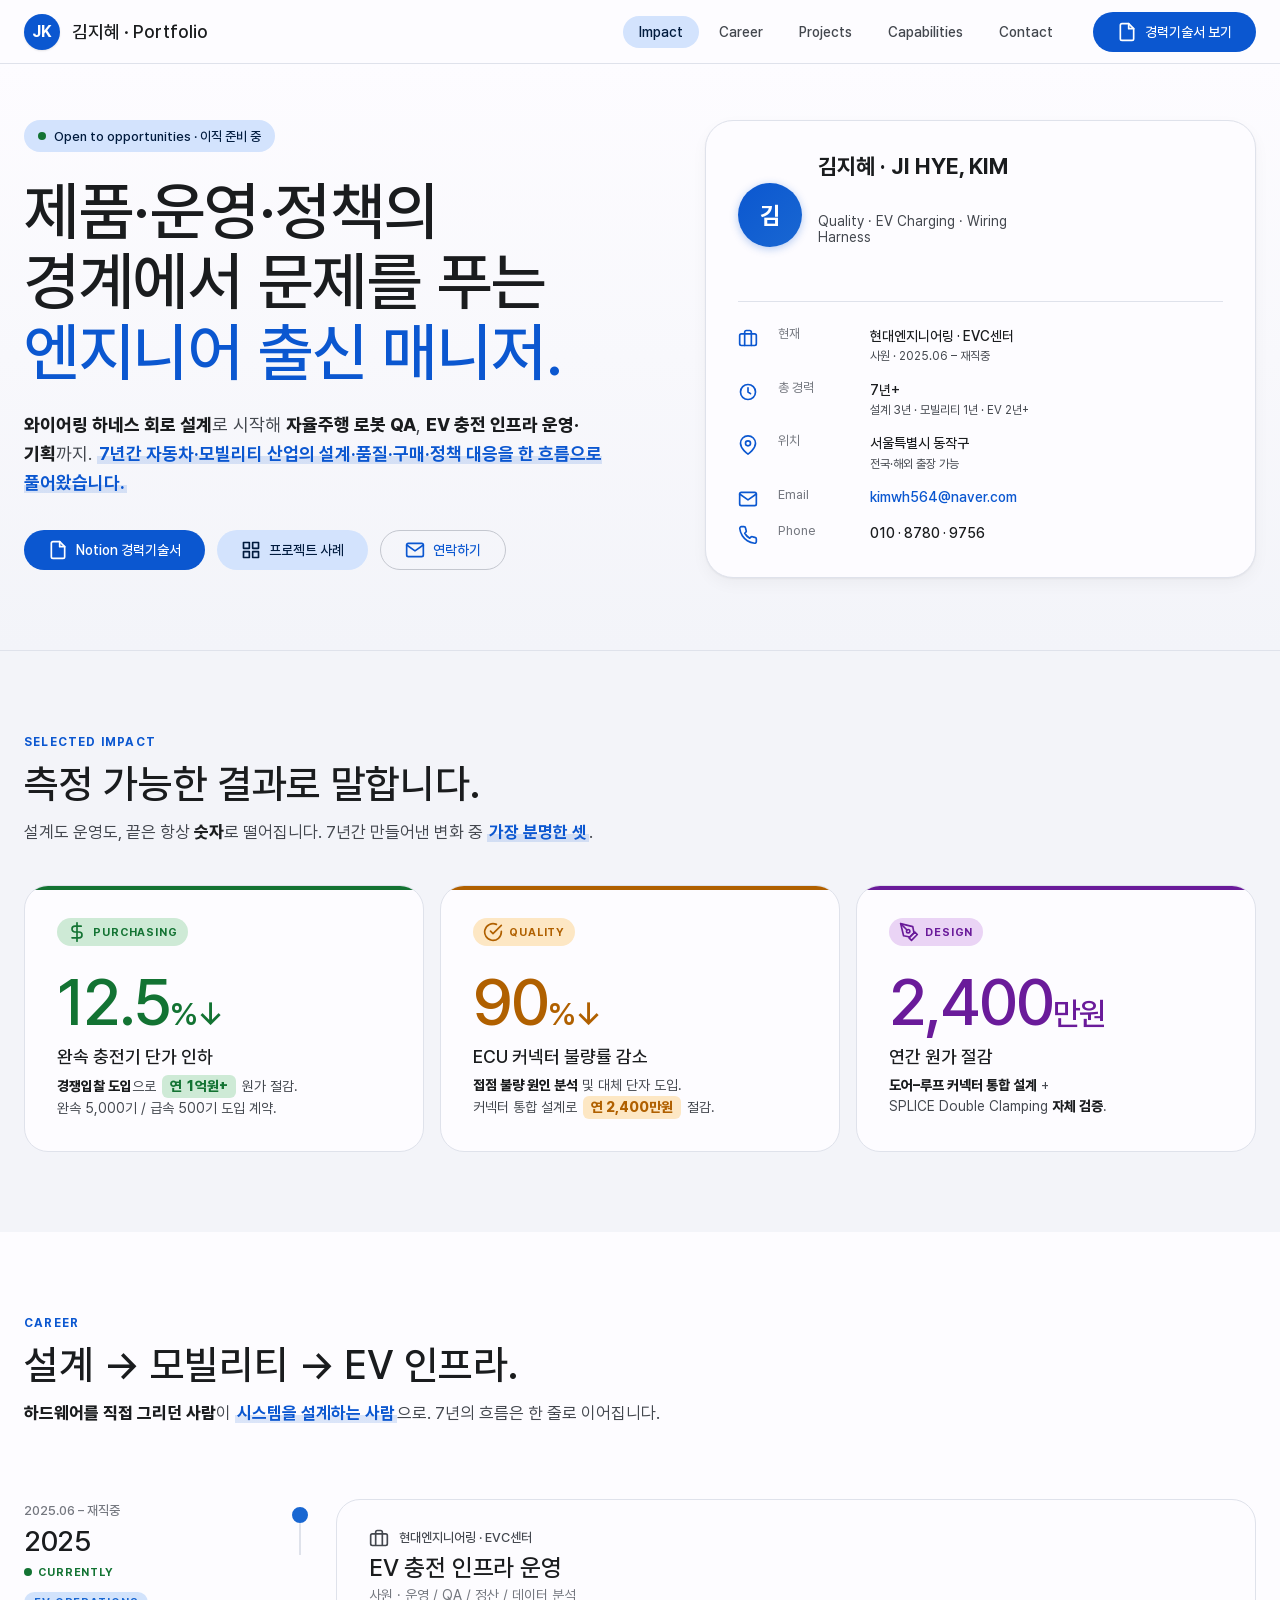
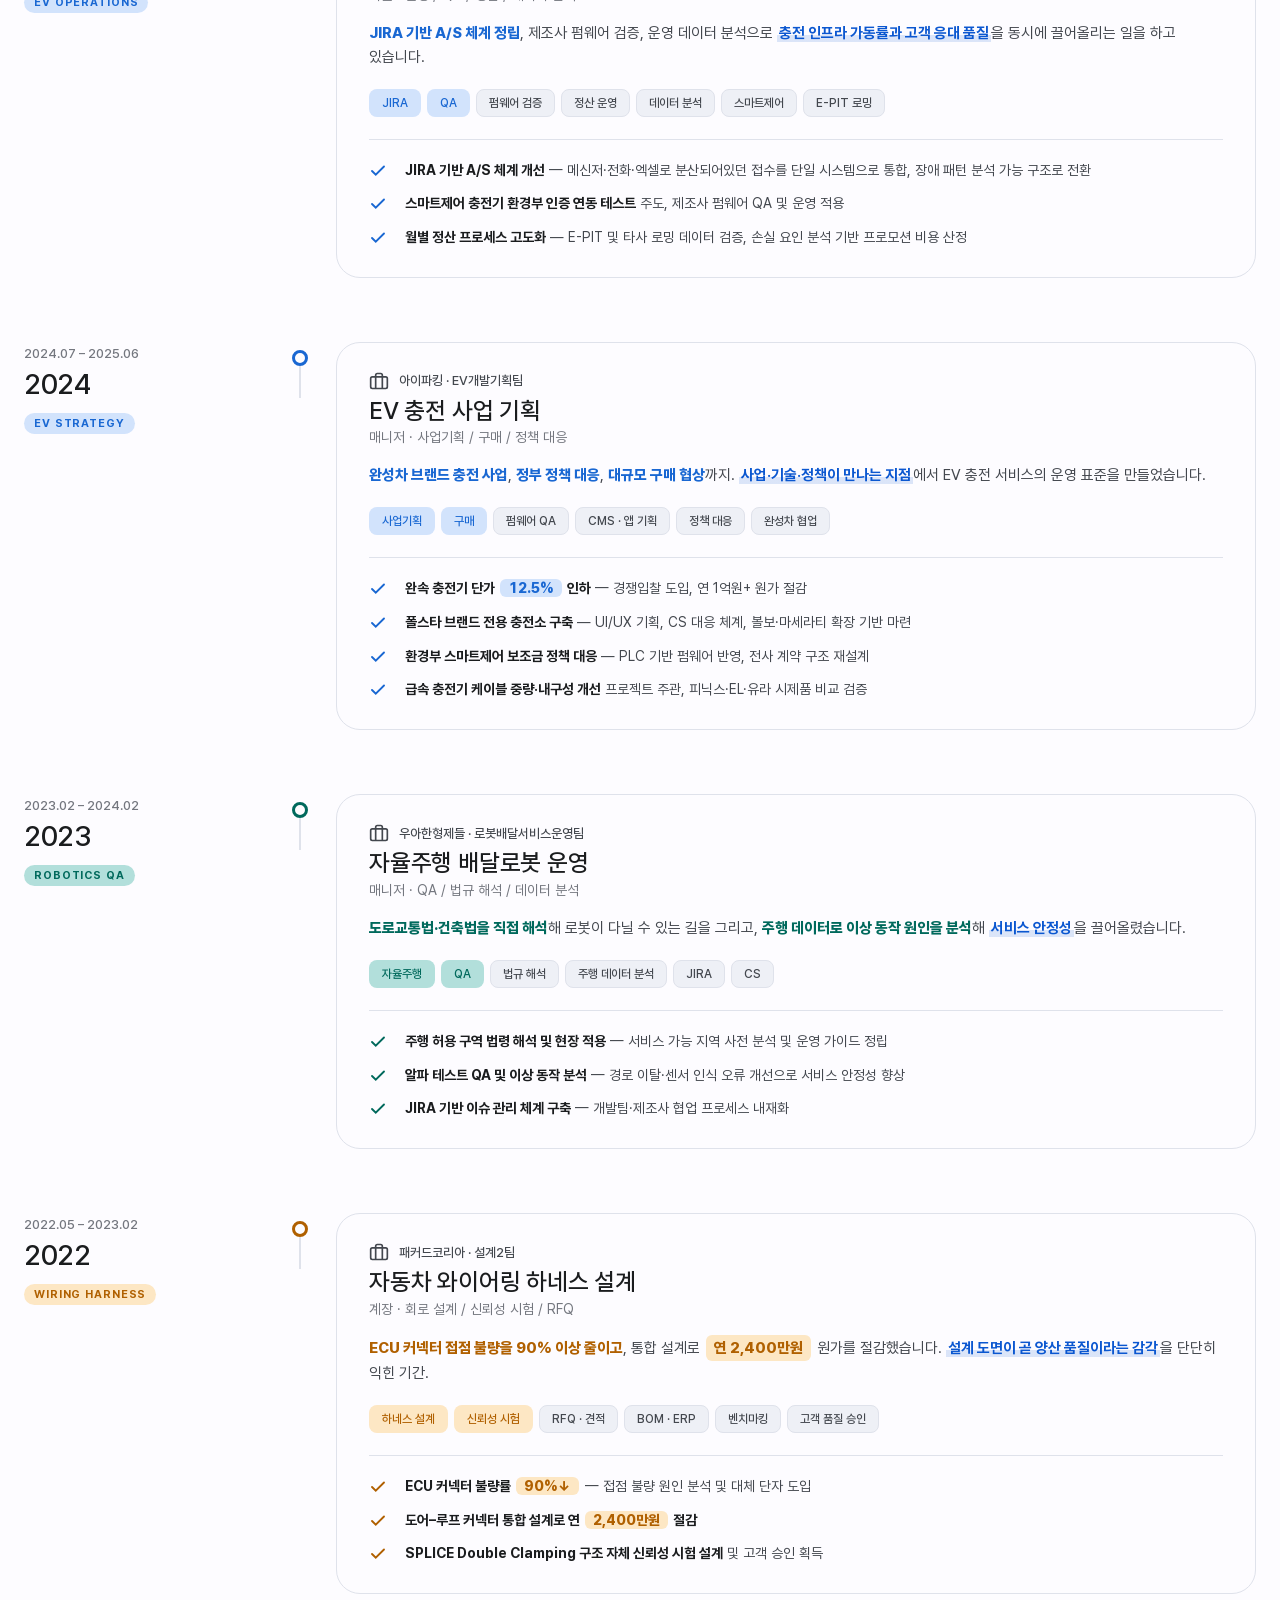
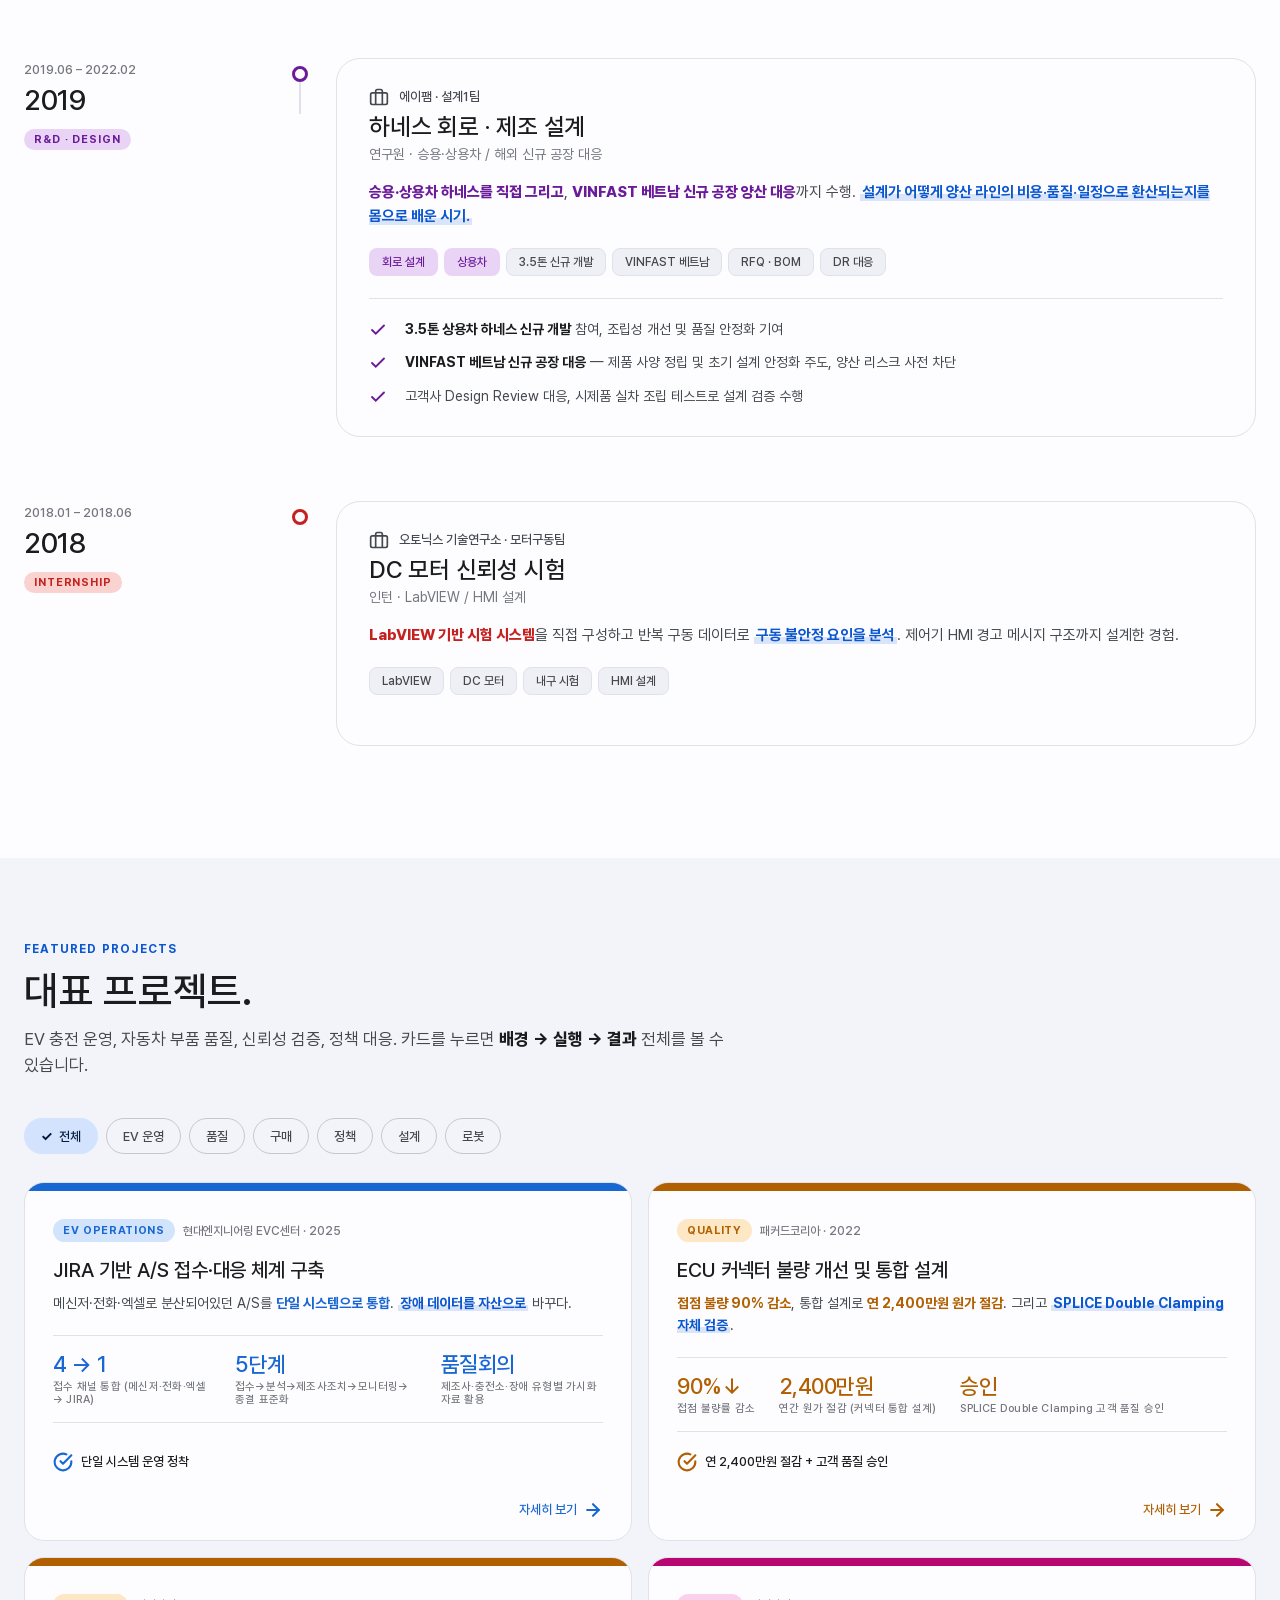
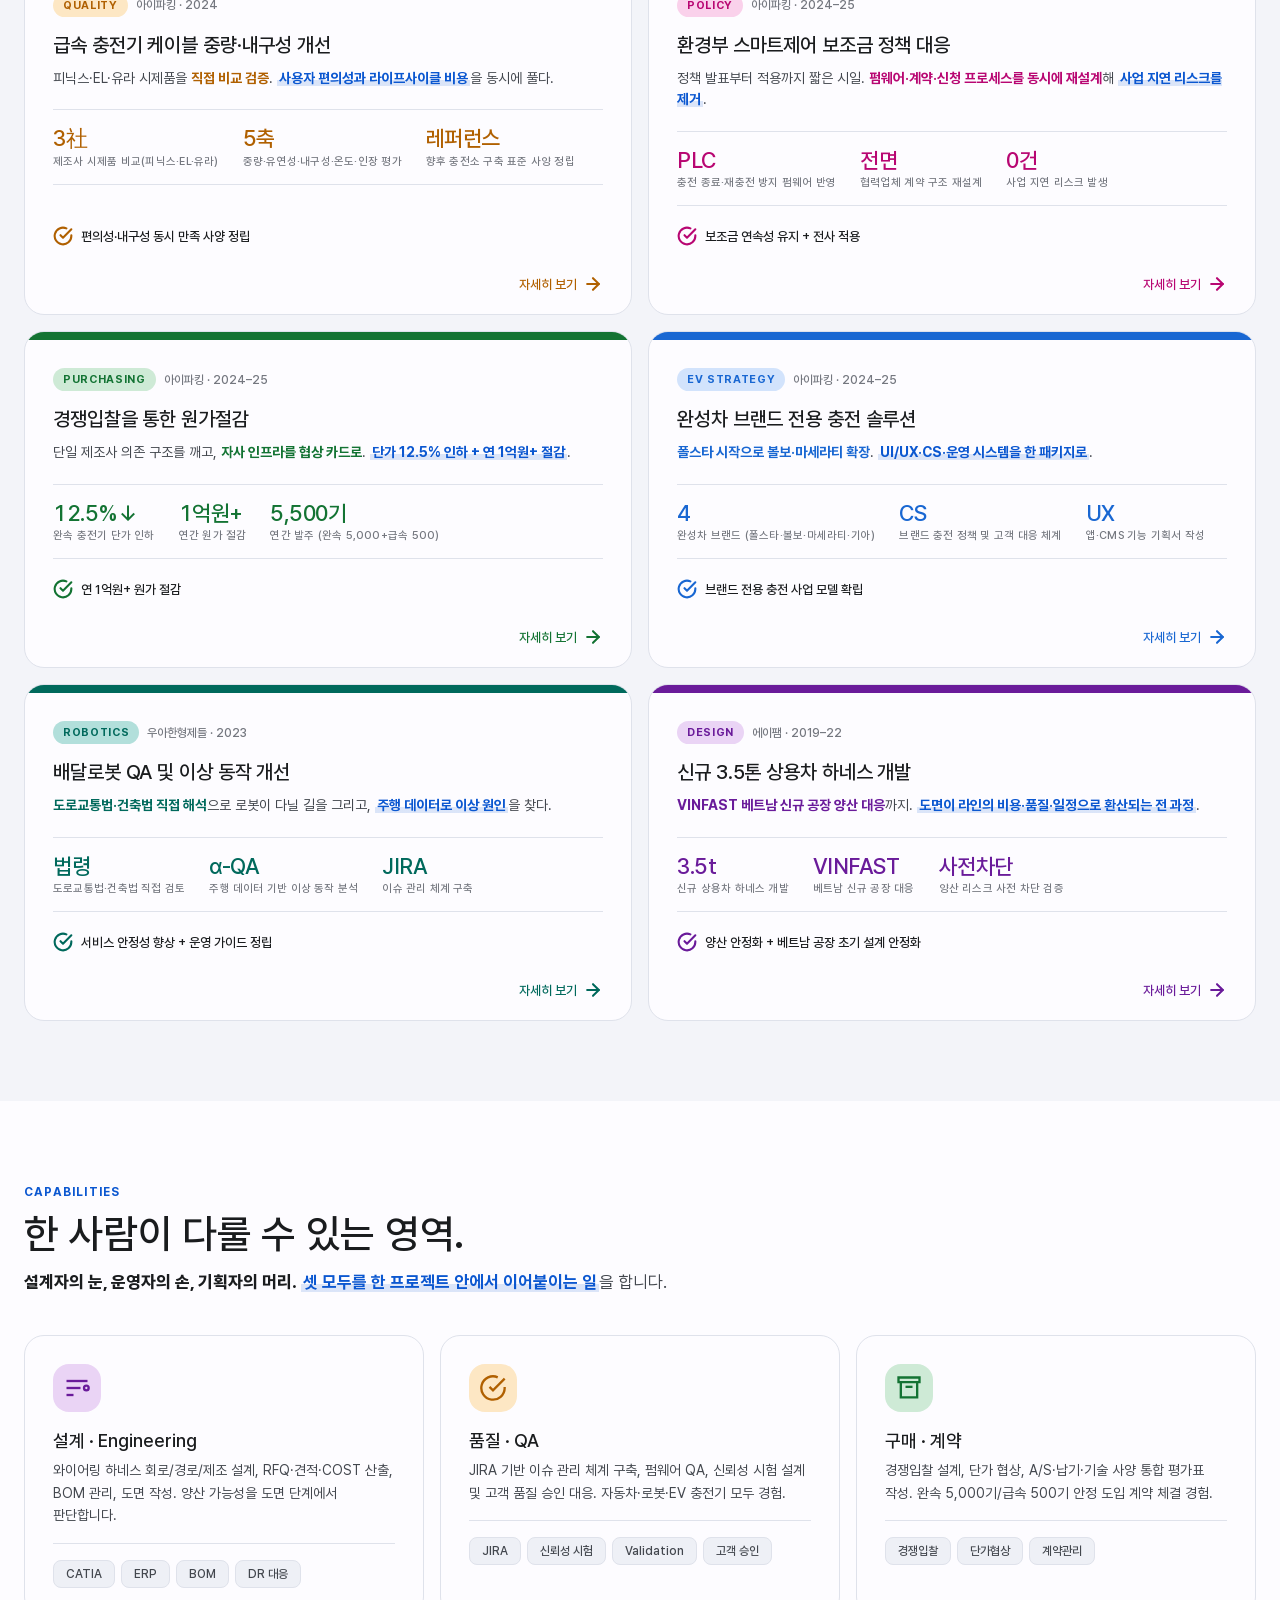
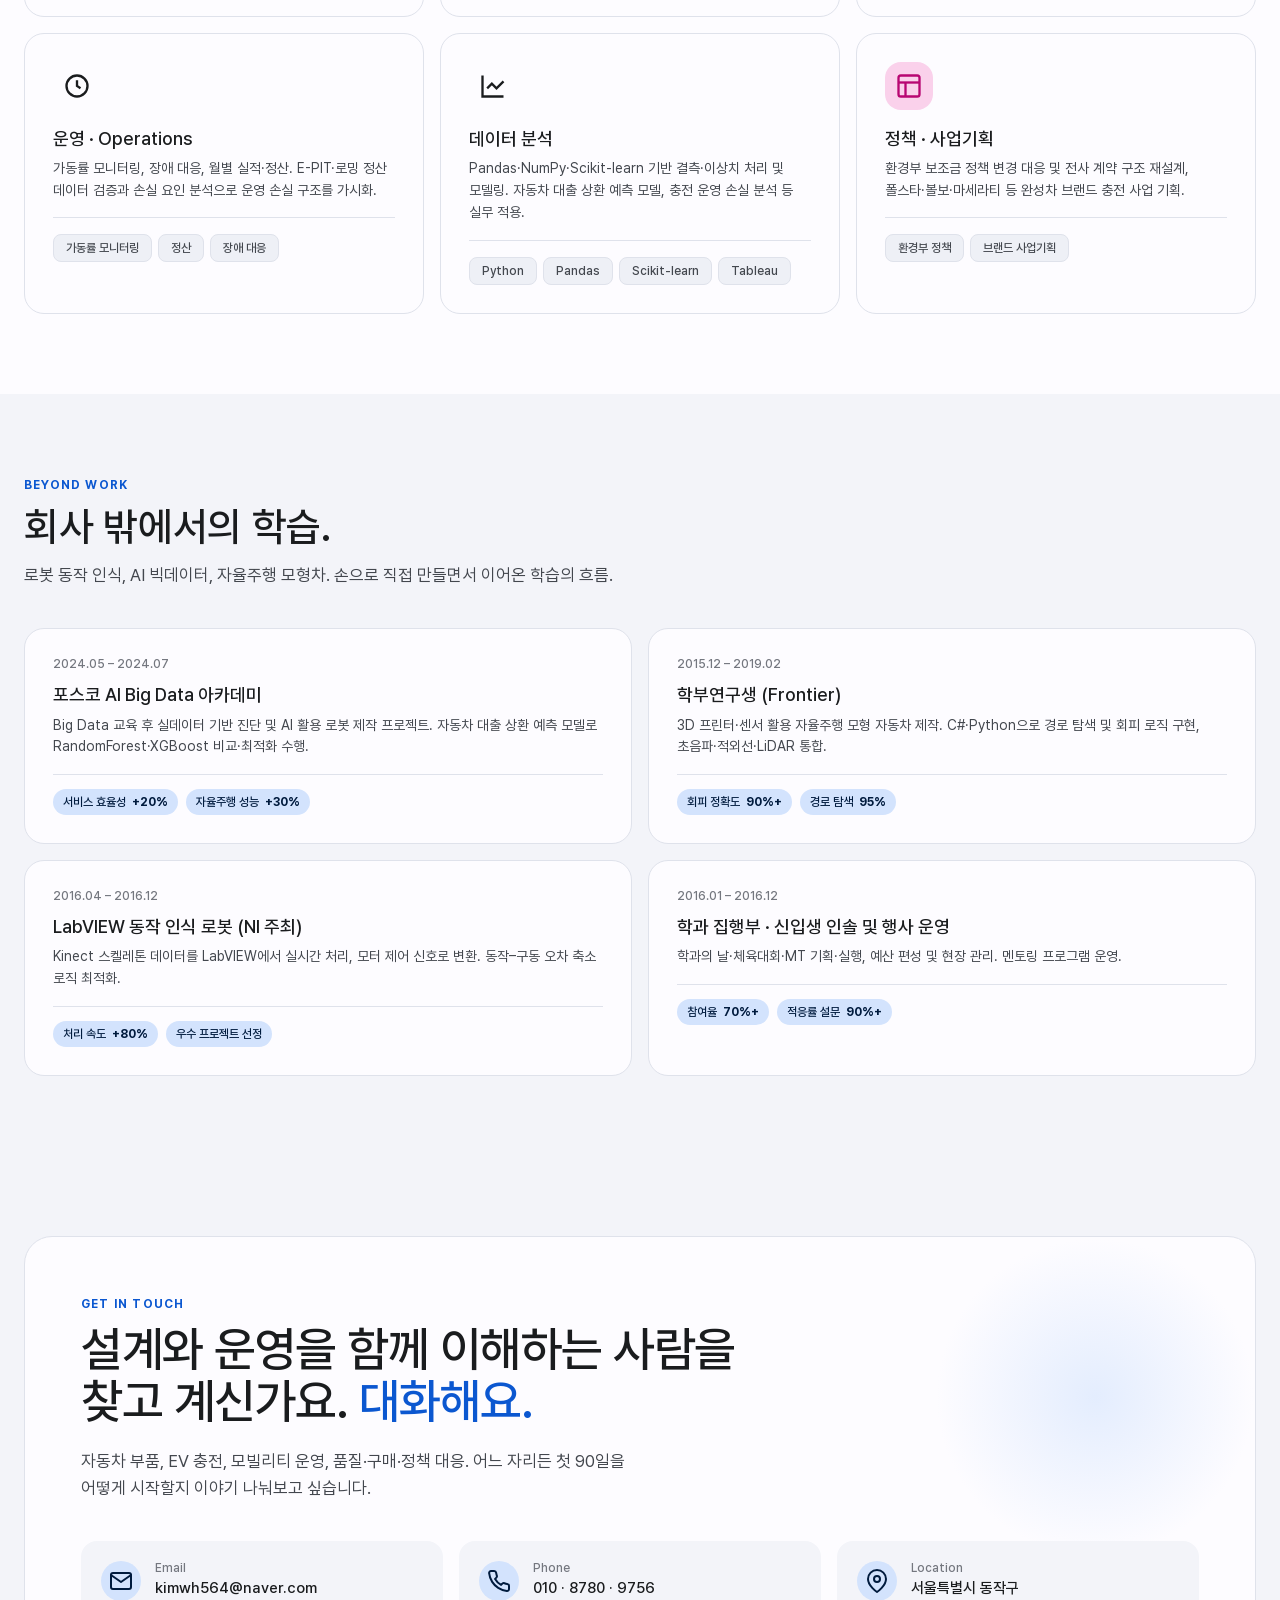
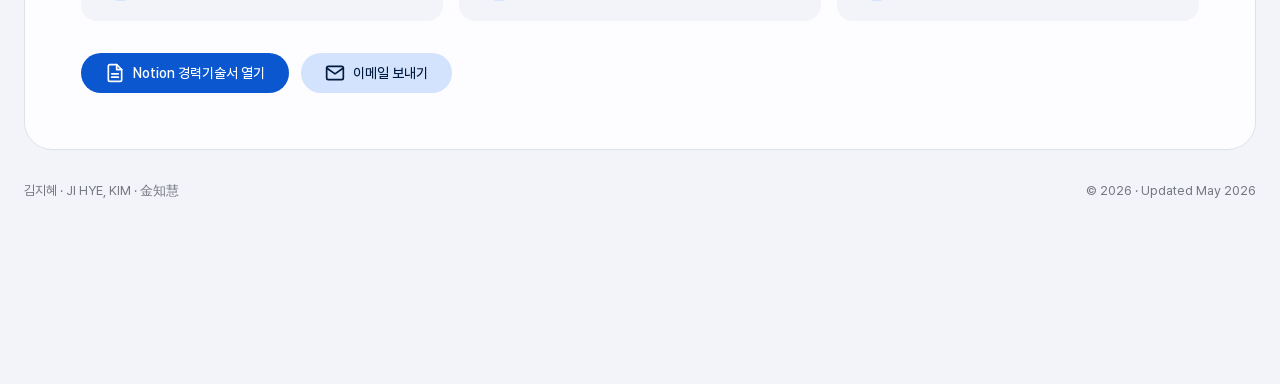
<file: index.html>
<!doctype html>
<html lang="ko">
<head>
<meta charset="utf-8">
<meta name="viewport" content="width=device-width, initial-scale=1">
<title>김지혜 · Portfolio — Quality, EV Charging, Wiring Harness</title>
<link rel="preload" href="fonts/Pretendard-Regular.subset.woff2" as="font" type="font/woff2" crossorigin>
<link rel="preload" href="fonts/Pretendard-Bold.subset.woff2" as="font" type="font/woff2" crossorigin>
<link rel="stylesheet" href="tokens.css">
<style>
  /* ============================================================
     Google Material 3 stylized layer.
     High information density, clear category colors, chips, cards.
     ============================================================ */

  :root {
    /* M3-ish surface */
    --m-surface:        #fdfcff;
    --m-surface-2:      #f3f4f9;
    --m-surface-3:      #eef0f6;
    --m-surface-tint:   #e8eaf3;
    --m-outline:        #c4c7cf;
    --m-outline-var:    #dfe2eb;

    --m-on-surface:     #1a1c1e;
    --m-on-surface-var: #43474e;
    --m-on-surface-3:   #74777f;

    /* Primary — Google blue */
    --m-primary:        #0b57d0;
    --m-primary-hover:  #0942a8;
    --m-primary-cont:   #d3e3fd;
    --m-on-primary-cont: #001b3e;

    /* Category colors (Material palette) */
    --c-ev:        #1967d2;   /* blue 700  — EV operations */
    --c-ev-cont:   #d2e3fc;
    --c-quality:   #b06000;   /* orange 800 — Quality */
    --c-quality-cont: #fde7c4;
    --c-purchase:  #137333;   /* green 800 — Purchasing */
    --c-purchase-cont: #ceead6;
    --c-policy:    #b80672;   /* pink 700 — Policy */
    --c-policy-cont: #fad1eb;
    --c-design:    #6a1b9a;   /* purple 700 — Design */
    --c-design-cont: #ead4f5;
    --c-robot:     #00695c;   /* teal 800 — Robot */
    --c-robot-cont: #b2dfdb;
    --c-data:      #c5221f;   /* red 700 — Data */
    --c-data-cont: #fad2cf;
  }

  * { box-sizing: border-box; }
  html, body { margin: 0; padding: 0; }
  body {
    font-family: var(--font-sans);
    background: var(--m-surface-2);
    color: var(--m-on-surface);
    -webkit-font-smoothing: antialiased;
    word-break: keep-all;
    letter-spacing: 0;
  }
  h1, h2, h3, h4, h5 { margin: 0; }
  p { margin: 0; }
  a { color: var(--m-primary); text-decoration: none; }
  a:hover { text-decoration: underline; }
  button { font-family: inherit; cursor: pointer; }

  /* ===== Material symbols-like icon helper (inline SVG used) ===== */
  .ic { width: 20px; height: 20px; flex-shrink: 0; }
  .ic-lg { width: 24px; height: 24px; }
  .ic-xl { width: 28px; height: 28px; }

  /* ===== App bar (top, fixed, slight elevation) ===== */
  .appbar {
    position: fixed; top: 0; left: 0; right: 0;
    height: 64px; background: var(--m-surface);
    border-bottom: 1px solid var(--m-outline-var);
    z-index: 100;
    display: flex; align-items: center;
  }
  .appbar-inner {
    width: 100%; max-width: 1280px; margin: 0 auto;
    padding: 0 24px;
    display: flex; align-items: center; gap: 24px;
  }
  .brand {
    display: flex; align-items: center; gap: 12px;
    font-weight: 500; font-size: 18px; color: var(--m-on-surface);
  }
  .brand-mark {
    width: 36px; height: 36px; border-radius: 18px;
    background: var(--m-primary); color: #fff;
    display: flex; align-items: center; justify-content: center;
    font-weight: 700; font-size: 16px;
    box-shadow: 0 1px 2px rgba(0,0,0,0.1);
  }
  .nav-links { display: flex; gap: 4px; margin-left: auto; }
  .nav-links a {
    padding: 8px 16px; border-radius: 999px;
    font-size: 14px; font-weight: 500; color: var(--m-on-surface-var);
    transition: background .2s;
  }
  .nav-links a:hover { background: var(--m-surface-3); text-decoration: none; }
  .nav-links a.active { background: var(--m-primary-cont); color: var(--m-on-primary-cont); }

  .filled-btn, .tonal-btn, .outlined-btn, .text-btn {
    display: inline-flex; align-items: center; gap: 8px;
    height: 40px; padding: 0 24px;
    border-radius: 999px;
    font-size: 14px; font-weight: 500;
    border: none;
    transition: all .2s;
    text-decoration: none;
  }
  .filled-btn { background: var(--m-primary); color: #fff; }
  .filled-btn:hover { background: var(--m-primary-hover); box-shadow: 0 1px 3px rgba(0,0,0,0.2); text-decoration: none; }
  .tonal-btn { background: var(--m-primary-cont); color: var(--m-on-primary-cont); }
  .tonal-btn:hover { box-shadow: 0 1px 3px rgba(0,0,0,0.15); text-decoration: none; }
  .outlined-btn { background: transparent; color: var(--m-primary); border: 1px solid var(--m-outline); }
  .outlined-btn:hover { background: var(--m-surface-3); text-decoration: none; }
  .text-btn { background: transparent; color: var(--m-primary); padding: 0 12px; }
  .text-btn:hover { background: var(--m-primary-cont); text-decoration: none; }

  /* ===== Layout container ===== */
  .container { max-width: 1280px; margin: 0 auto; padding: 0 24px; }
  main { padding-top: 64px; }

  /* ============================================================
     HERO — two-column. Persona on left, summary cards on right.
     Material card aesthetic.
     ============================================================ */
  .hero {
    padding: 56px 0 72px;
    background: linear-gradient(180deg, var(--m-surface) 0%, var(--m-surface-2) 100%);
    border-bottom: 1px solid var(--m-outline-var);
  }
  .hero-grid {
    display: grid; grid-template-columns: 1.15fr 1fr; gap: 48px;
    align-items: start;
  }
  .pill {
    display: inline-flex; align-items: center; gap: 8px;
    height: 32px; padding: 0 14px;
    background: var(--m-primary-cont); color: var(--m-on-primary-cont);
    border-radius: 999px;
    font-size: 13px; font-weight: 500;
  }
  .pill .live-dot {
    width: 8px; height: 8px; border-radius: 50%;
    background: #137333;
    box-shadow: 0 0 0 0 rgba(19,115,51,0.5);
    animation: pulseDot 1.8s infinite;
  }
  @keyframes pulseDot { 0% {box-shadow: 0 0 0 0 rgba(19,115,51,0.45);} 80%,100% {box-shadow: 0 0 0 8px rgba(19,115,51,0);} }

  .hero h1 {
    font-size: clamp(36px, 5vw, 64px);
    font-weight: 500; line-height: 1.1;
    color: var(--m-on-surface);
    margin: 24px 0 24px;
    letter-spacing: -0.5px;
  }
  .hero h1 .accent { color: var(--m-primary); }
  .hero .lede {
    font-size: 18px; line-height: 1.6;
    color: var(--m-on-surface-var);
    margin-bottom: 32px;
    max-width: 580px;
  }
  .hero-cta { display: flex; gap: 12px; flex-wrap: wrap; }

  /* Right side info card */
  .id-card {
    background: var(--m-surface);
    border-radius: 28px;
    padding: 32px;
    border: 1px solid var(--m-outline-var);
    box-shadow: 0 1px 2px rgba(0,0,0,0.05), 0 6px 16px rgba(0,0,0,0.04);
  }
  .id-head {
    display: flex; align-items: center; gap: 16px;
    padding-bottom: 24px;
    border-bottom: 1px solid var(--m-outline-var);
    margin-bottom: 24px;
  }
  .avatar {
    width: 64px; height: 64px; border-radius: 32px;
    background: linear-gradient(135deg, #0b57d0 0%, #1967d2 100%);
    color: #fff; font-size: 24px; font-weight: 700;
    display: flex; align-items: center; justify-content: center;
    box-shadow: 0 2px 8px rgba(11,87,208,0.3);
  }
  .id-head .name { font-size: 22px; font-weight: 700; color: var(--m-on-surface); margin-bottom: 2px; }
  .id-head .role { font-size: 14px; color: var(--m-on-surface-var); }
  .id-rows { display: grid; gap: 14px; }
  .id-row { display: grid; grid-template-columns: 28px 80px 1fr; gap: 12px; align-items: start; }
  .id-row .ic { color: var(--m-primary); margin-top: 2px; }
  .id-row .k { font-size: 13px; color: var(--m-on-surface-3); }
  .id-row .v { font-size: 14px; color: var(--m-on-surface); font-weight: 500; line-height: 1.45; }
  .id-row .v small { display: block; font-weight: 400; color: var(--m-on-surface-var); margin-top: 2px; font-size: 12px; }

  /* ============================================================
     IMPACT METRICS — three large data cards
     ============================================================ */
  .section { padding: 80px 0; }
  .section-head { margin-bottom: 40px; }
  .section-eyebrow {
    display: inline-block;
    font-size: 12px; font-weight: 700;
    letter-spacing: 0.1em; text-transform: uppercase;
    color: var(--m-primary);
    margin-bottom: 12px;
  }
  .section-title {
    font-size: clamp(28px, 3.4vw, 40px);
    font-weight: 500; line-height: 1.15;
    color: var(--m-on-surface);
    margin-bottom: 12px;
    letter-spacing: -0.3px;
  }
  .section-sub {
    font-size: 17px; color: var(--m-on-surface-var); line-height: 1.55;
    max-width: 720px;
  }

  .impact-grid {
    display: grid; grid-template-columns: repeat(3, 1fr); gap: 16px;
  }
  .impact-card {
    background: var(--m-surface);
    border-radius: 24px;
    padding: 32px;
    border: 1px solid var(--m-outline-var);
    transition: box-shadow .25s, transform .25s;
    position: relative; overflow: hidden;
  }
  .impact-card:hover { box-shadow: 0 8px 28px rgba(0,0,0,0.08); transform: translateY(-2px); }
  .impact-card::before {
    content: ''; position: absolute; top: 0; left: 0; right: 0; height: 4px;
    background: var(--cat-color);
  }
  .impact-card .badge {
    display: inline-flex; align-items: center; gap: 6px;
    font-size: 11px; font-weight: 700;
    letter-spacing: 0.08em; text-transform: uppercase;
    color: var(--cat-color);
    background: var(--cat-cont);
    padding: 4px 10px; border-radius: 999px;
    margin-bottom: 24px;
  }
  .impact-card .num {
    font-size: 64px; font-weight: 500;
    color: var(--cat-color);
    line-height: 1;
    letter-spacing: -2px;
    margin-bottom: 12px;
  }
  .impact-card .num .unit { font-size: 32px; font-weight: 500; }
  .impact-card .label { font-size: 18px; font-weight: 500; color: var(--m-on-surface); margin-bottom: 8px; }
  .impact-card .meta { font-size: 14px; color: var(--m-on-surface-var); line-height: 1.5; }
  .impact-card.cat-purchase { --cat-color: var(--c-purchase); --cat-cont: var(--c-purchase-cont); }
  .impact-card.cat-quality  { --cat-color: var(--c-quality);  --cat-cont: var(--c-quality-cont); }
  .impact-card.cat-design   { --cat-color: var(--c-design);   --cat-cont: var(--c-design-cont); }

  /* ============================================================
     CAREER — Material vertical timeline with rail dots
     ============================================================ */
  .timeline {
    position: relative;
    padding-left: 0;
  }
  .role {
    display: grid;
    grid-template-columns: 240px 24px 1fr;
    gap: 24px;
    padding: 32px 0;
    align-items: start;
  }
  .role:not(:last-child) .rail::after {
    content: ''; position: absolute;
    left: 50%; top: 24px; bottom: -32px;
    width: 2px; background: var(--m-outline-var);
    transform: translateX(-50%);
  }
  .role-when { padding-top: 4px; }
  .role-period {
    font-size: 13px; font-weight: 500; color: var(--m-on-surface-3);
    margin-bottom: 6px;
  }
  .role-year {
    font-size: 28px; font-weight: 500; color: var(--m-on-surface);
    letter-spacing: -0.5px;
  }
  .role-domain {
    margin-top: 12px;
    display: inline-flex; align-items: center; gap: 6px;
    font-size: 11px; font-weight: 700;
    letter-spacing: 0.08em; text-transform: uppercase;
    color: var(--cat-color); background: var(--cat-cont);
    padding: 4px 10px; border-radius: 999px;
  }
  .role-current {
    margin-top: 8px;
    display: inline-flex; align-items: center; gap: 6px;
    font-size: 11px; font-weight: 700;
    letter-spacing: 0.08em; text-transform: uppercase;
    color: #137333;
  }
  .role-current::before {
    content: ''; width: 8px; height: 8px; border-radius: 50%;
    background: #137333;
    box-shadow: 0 0 0 0 rgba(19,115,51,0.45);
    animation: pulseDot 1.8s infinite;
  }

  .rail { position: relative; }
  .rail-dot {
    position: relative; z-index: 1;
    width: 16px; height: 16px; border-radius: 50%;
    background: var(--m-surface); border: 3px solid var(--cat-color);
    margin: 8px auto 0;
  }
  .role.current .rail-dot { background: var(--cat-color); }

  .role-card {
    background: var(--m-surface);
    border: 1px solid var(--m-outline-var);
    border-radius: 24px;
    padding: 28px 32px;
    transition: box-shadow .25s;
  }
  .role-card:hover { box-shadow: 0 4px 16px rgba(0,0,0,0.06); }
  .role-org {
    display: flex; align-items: center; gap: 10px;
    font-size: 13px; color: var(--m-on-surface-var); font-weight: 500;
    margin-bottom: 6px;
  }
  .role-title {
    font-size: 24px; font-weight: 500; color: var(--m-on-surface);
    line-height: 1.2; margin-bottom: 4px;
    letter-spacing: -0.2px;
  }
  .role-position {
    font-size: 14px; color: var(--m-on-surface-3); margin-bottom: 18px;
  }
  .role-summary {
    font-size: 15px; line-height: 1.6; color: var(--m-on-surface-var);
    margin-bottom: 20px;
  }
  .role-keywords {
    display: flex; flex-wrap: wrap; gap: 6px;
    margin-bottom: 22px;
  }
  .chip {
    display: inline-flex; align-items: center;
    height: 28px; padding: 0 12px;
    border-radius: 8px;
    font-size: 12px; font-weight: 500;
    background: var(--m-surface-3); color: var(--m-on-surface-var);
    border: 1px solid var(--m-outline-var);
  }
  .chip.pri {
    background: var(--cat-cont, var(--m-primary-cont));
    color: var(--cat-color, var(--m-on-primary-cont));
    border-color: transparent;
  }
  .role-highlights {
    list-style: none; padding: 0; margin: 0;
    display: grid; gap: 12px;
    padding-top: 20px; border-top: 1px solid var(--m-outline-var);
  }
  .role-highlights li {
    display: grid; grid-template-columns: 24px 1fr; gap: 12px;
    font-size: 14px; line-height: 1.55; color: var(--m-on-surface-var);
  }
  .role-highlights li svg {
    width: 18px; height: 18px; color: var(--cat-color); margin-top: 2px;
  }
  .role-highlights b { color: var(--m-on-surface); font-weight: 700; }
  .role-highlights .num {
    color: var(--cat-color); font-weight: 800;
    font-variant-numeric: tabular-nums;
    background: var(--cat-cont);
    padding: 1px 8px; border-radius: 6px;
    margin: 0 2px;
  }

  /* ============================================================
     EMPHASIS SYSTEM — global rules for highlighting key terms
     - <strong> = strongest emphasis (key metric / outcome)
     - <em>     = medium emphasis (key concept), no italic
     - .hl      = highlighter span (background-tinted phrase)
     - .num-pop = numeric callout pill
     ============================================================ */
  strong {
    font-weight: 800;
    color: var(--m-on-surface);
  }
  em {
    font-style: normal;
    font-weight: 700;
    color: var(--m-primary);
    background: linear-gradient(180deg, transparent 60%, rgba(11,87,208,0.14) 60%);
    padding: 0 2px;
  }
  .hl {
    font-weight: 700;
    color: var(--cat-color, var(--m-primary));
    background: var(--cat-cont, var(--m-primary-cont));
    padding: 1px 6px; border-radius: 5px;
    white-space: nowrap;
  }
  .num-pop {
    display: inline-block;
    font-weight: 800;
    color: var(--cat-color, var(--m-primary));
    background: var(--cat-cont, var(--m-primary-cont));
    padding: 1px 8px; border-radius: 6px;
    font-variant-numeric: tabular-nums;
    margin: 0 2px;
  }
  .role-summary strong { color: var(--cat-color); }
  .pj-sub strong { color: var(--cat-color); font-weight: 700; }
  .sheet-narrative strong { color: var(--cat-color); }
  .sheet-list strong { color: var(--cat-color); font-weight: 700; }

  /* category color injection on roles */
  .role.cat-ev       { --cat-color: var(--c-ev);       --cat-cont: var(--c-ev-cont); }
  .role.cat-quality  { --cat-color: var(--c-quality);  --cat-cont: var(--c-quality-cont); }
  .role.cat-design   { --cat-color: var(--c-design);   --cat-cont: var(--c-design-cont); }
  .role.cat-robot    { --cat-color: var(--c-robot);    --cat-cont: var(--c-robot-cont); }
  .role.cat-data     { --cat-color: var(--c-data);     --cat-cont: var(--c-data-cont); }

  /* ============================================================
     PROJECTS — Material card grid with category strips
     ============================================================ */
  .pj-filters {
    display: flex; flex-wrap: wrap; gap: 8px;
    margin-bottom: 28px;
  }
  .filter {
    height: 36px; padding: 0 16px;
    border-radius: 999px;
    border: 1px solid var(--m-outline);
    background: transparent;
    font-size: 13px; font-weight: 500;
    color: var(--m-on-surface-var);
    transition: all .2s;
    display: inline-flex; align-items: center; gap: 6px;
  }
  .filter:hover { background: var(--m-surface-3); }
  .filter.active {
    background: var(--m-primary-cont); color: var(--m-on-primary-cont);
    border-color: transparent;
  }
  .filter.active::before {
    content: '✓'; font-size: 14px; font-weight: 700;
  }

  .projects {
    display: grid; grid-template-columns: repeat(2, 1fr); gap: 16px;
  }
  .pj {
    background: var(--m-surface);
    border-radius: 20px;
    padding: 0;
    border: 1px solid var(--m-outline-var);
    cursor: pointer;
    overflow: hidden;
    transition: box-shadow .25s, transform .25s;
    display: flex; flex-direction: column;
  }
  .pj:hover { box-shadow: 0 8px 28px rgba(0,0,0,0.1); transform: translateY(-2px); }

  .pj-strip {
    height: 8px; background: var(--cat-color);
  }
  .pj-body { padding: 28px; flex: 1; display: flex; flex-direction: column; }
  .pj-meta {
    display: flex; align-items: center; gap: 8px;
    margin-bottom: 16px;
  }
  .pj-cat-chip {
    display: inline-flex; align-items: center; gap: 6px;
    font-size: 11px; font-weight: 700;
    letter-spacing: 0.06em; text-transform: uppercase;
    color: var(--cat-color); background: var(--cat-cont);
    padding: 5px 10px; border-radius: 999px;
  }
  .pj-org {
    font-size: 12px; color: var(--m-on-surface-3);
    font-weight: 500;
  }
  .pj-title {
    font-size: 20px; font-weight: 500; color: var(--m-on-surface);
    line-height: 1.25; margin-bottom: 10px;
    letter-spacing: -0.1px;
  }
  .pj-sub {
    font-size: 14px; color: var(--m-on-surface-var); line-height: 1.55;
    margin-bottom: 20px;
  }
  .pj-stats {
    display: flex; gap: 24px;
    padding: 16px 0;
    border-top: 1px solid var(--m-outline-var);
    border-bottom: 1px solid var(--m-outline-var);
    margin-bottom: 20px;
  }
  .pj-stat .n {
    font-size: 22px; font-weight: 500;
    color: var(--cat-color);
    line-height: 1.1;
    letter-spacing: -0.5px;
    font-variant-numeric: tabular-nums;
  }
  .pj-stat .l {
    font-size: 11px; color: var(--m-on-surface-3);
    font-weight: 500; margin-top: 4px;
    letter-spacing: 0.02em;
  }
  .pj-result {
    display: flex; align-items: center; gap: 8px;
    font-size: 13px; color: var(--m-on-surface-var);
    margin-top: auto;
  }
  .pj-result svg { color: var(--cat-color); }
  .pj-result b { color: var(--m-on-surface); font-weight: 500; }

  .pj-foot {
    display: flex; align-items: center; justify-content: flex-end;
    padding: 0 28px 20px;
  }
  .pj-arrow {
    display: inline-flex; align-items: center; gap: 6px;
    color: var(--cat-color); font-size: 13px; font-weight: 500;
  }
  .pj:hover .pj-arrow svg { transform: translateX(3px); }
  .pj-arrow svg { transition: transform .2s; }

  /* category injection on projects */
  .cat-evcharge { --cat-color: var(--c-ev);       --cat-cont: var(--c-ev-cont); }
  .cat-quality  { --cat-color: var(--c-quality);  --cat-cont: var(--c-quality-cont); }
  .cat-purchase { --cat-color: var(--c-purchase); --cat-cont: var(--c-purchase-cont); }
  .cat-policy   { --cat-color: var(--c-policy);   --cat-cont: var(--c-policy-cont); }
  .cat-design   { --cat-color: var(--c-design);   --cat-cont: var(--c-design-cont); }
  .cat-robot    { --cat-color: var(--c-robot);    --cat-cont: var(--c-robot-cont); }

  /* ============================================================
     SHEET — Material modal (right-side drawer 60% screen)
     ============================================================ */
  .sheet-overlay {
    position: fixed; inset: 0;
    background: rgba(20,22,28,0.55);
    opacity: 0; pointer-events: none;
    transition: opacity .3s ease;
    z-index: 200;
  }
  .sheet-overlay.open { opacity: 1; pointer-events: auto; }
  .sheet {
    position: fixed; top: 0; right: 0; bottom: 0;
    width: min(720px, 92vw);
    background: var(--m-surface);
    transform: translateX(100%);
    transition: transform .35s cubic-bezier(0.32,0.72,0,1);
    overflow-y: auto;
    box-shadow: -10px 0 40px rgba(0,0,0,0.2);
  }
  .sheet-overlay.open .sheet { transform: translateX(0); }
  .sheet-head {
    position: sticky; top: 0; z-index: 5;
    background: rgba(253,252,255,0.92);
    backdrop-filter: blur(20px);
    -webkit-backdrop-filter: blur(20px);
    border-bottom: 1px solid var(--m-outline-var);
    padding: 16px 32px;
    display: flex; align-items: center; gap: 12px;
  }
  .sheet-cat-chip {
    font-size: 11px; font-weight: 700; letter-spacing: 0.08em;
    text-transform: uppercase; color: var(--cat-color);
    background: var(--cat-cont); padding: 5px 10px; border-radius: 999px;
  }
  .sheet-org {
    font-size: 13px; color: var(--m-on-surface-3);
    font-weight: 500;
  }
  .sheet-close {
    margin-left: auto;
    width: 40px; height: 40px; border-radius: 20px;
    background: transparent; border: none;
    display: flex; align-items: center; justify-content: center;
    color: var(--m-on-surface-var);
  }
  .sheet-close:hover { background: var(--m-surface-3); }

  .sheet-body { padding: 40px 48px 80px; }
  .sheet-body h2 {
    font-size: 32px; font-weight: 500; color: var(--m-on-surface);
    line-height: 1.2; letter-spacing: -0.3px; margin-bottom: 16px;
  }
  .sheet-body .lede {
    font-size: 17px; color: var(--m-on-surface-var); line-height: 1.55;
    margin-bottom: 32px;
  }

  .sheet-stats {
    display: grid; grid-template-columns: repeat(3, 1fr);
    gap: 12px;
    margin-bottom: 40px;
  }
  .sheet-stat {
    background: var(--cat-cont); border-radius: 16px;
    padding: 20px;
  }
  .sheet-stat .n {
    font-size: 28px; font-weight: 500;
    color: var(--cat-color); line-height: 1;
    letter-spacing: -0.5px; margin-bottom: 8px;
    font-variant-numeric: tabular-nums;
  }
  .sheet-stat .l {
    font-size: 12px; color: var(--m-on-surface); line-height: 1.4;
  }

  .sheet-section {
    margin-bottom: 36px;
  }
  .sheet-h {
    display: flex; align-items: center; gap: 10px;
    font-size: 13px; font-weight: 700; color: var(--m-on-surface);
    text-transform: uppercase; letter-spacing: 0.08em;
    margin-bottom: 14px;
  }
  .sheet-h .h-num {
    width: 24px; height: 24px; border-radius: 12px;
    background: var(--cat-color); color: #fff;
    display: flex; align-items: center; justify-content: center;
    font-size: 11px; font-weight: 700;
    letter-spacing: 0;
  }
  .sheet-narrative {
    font-size: 15px; line-height: 1.7; color: var(--m-on-surface-var);
    background: var(--m-surface-2); border-radius: 16px;
    padding: 20px 24px;
  }
  .sheet-list { list-style: none; padding: 0; margin: 0; display: grid; gap: 10px; }
  .sheet-list li {
    display: grid; grid-template-columns: 32px 1fr; gap: 12px;
    padding: 12px 16px;
    background: var(--m-surface-2);
    border-radius: 12px;
    font-size: 14px; line-height: 1.55; color: var(--m-on-surface-var);
  }
  .sheet-list li .ix {
    width: 24px; height: 24px; border-radius: 12px;
    background: var(--cat-color); color: #fff;
    font-size: 11px; font-weight: 700;
    display: flex; align-items: center; justify-content: center;
    margin-top: 1px;
  }
  .sheet-skills {
    display: flex; flex-wrap: wrap; gap: 6px;
    margin-top: 16px;
  }

  /* ============================================================
     CAPABILITIES — Material card grid
     ============================================================ */
  .caps {
    display: grid; grid-template-columns: repeat(3, 1fr); gap: 16px;
  }
  .cap-card {
    background: var(--m-surface);
    border: 1px solid var(--m-outline-var);
    border-radius: 20px;
    padding: 28px;
    transition: box-shadow .25s;
  }
  .cap-card:hover { box-shadow: 0 4px 16px rgba(0,0,0,0.06); }
  .cap-icon-wrap {
    width: 48px; height: 48px; border-radius: 16px;
    background: var(--cat-cont); color: var(--cat-color);
    display: flex; align-items: center; justify-content: center;
    margin-bottom: 18px;
  }
  .cap-card h4 {
    font-size: 18px; font-weight: 500; color: var(--m-on-surface);
    margin-bottom: 8px;
  }
  .cap-card p {
    font-size: 14px; line-height: 1.6; color: var(--m-on-surface-var);
    margin-bottom: 16px;
  }
  .cap-tools {
    display: flex; flex-wrap: wrap; gap: 6px;
    padding-top: 16px;
    border-top: 1px solid var(--m-outline-var);
  }

  /* ============================================================
     ACTIVITIES
     ============================================================ */
  .acts { display: grid; grid-template-columns: repeat(2, 1fr); gap: 16px; }
  .act-card {
    background: var(--m-surface);
    border: 1px solid var(--m-outline-var);
    border-radius: 20px;
    padding: 28px;
    transition: box-shadow .25s;
  }
  .act-card:hover { box-shadow: 0 4px 16px rgba(0,0,0,0.06); }
  .act-card .yr { font-size: 12px; color: var(--m-on-surface-3); font-weight: 500; margin-bottom: 12px; }
  .act-card h4 { font-size: 18px; font-weight: 500; color: var(--m-on-surface); margin-bottom: 8px; line-height: 1.3; }
  .act-card p { font-size: 14px; color: var(--m-on-surface-var); line-height: 1.55; margin-bottom: 16px; }
  .act-card .stat-row {
    display: flex; gap: 8px; flex-wrap: wrap;
    padding-top: 14px;
    border-top: 1px solid var(--m-outline-var);
  }
  .stat-pill {
    display: inline-flex; align-items: center; gap: 6px;
    height: 26px; padding: 0 10px;
    background: var(--m-primary-cont); color: var(--m-on-primary-cont);
    border-radius: 999px;
    font-size: 12px; font-weight: 500;
  }
  .stat-pill .n { font-weight: 700; font-variant-numeric: tabular-nums; }

  /* ============================================================
     CONTACT — Material card with email/phone/notion buttons
     ============================================================ */
  .contact-card {
    background: var(--m-surface);
    border-radius: 28px;
    padding: 56px 56px 56px;
    border: 1px solid var(--m-outline-var);
    position: relative; overflow: hidden;
  }
  .contact-card::before {
    content: ''; position: absolute; top: 0; right: 0;
    width: 320px; height: 320px;
    background: radial-gradient(circle, var(--m-primary-cont) 0%, transparent 70%);
    opacity: .6; pointer-events: none;
  }
  .contact-card > * { position: relative; z-index: 1; }
  .contact-card h2 {
    font-size: clamp(32px, 4vw, 48px);
    font-weight: 500; line-height: 1.1;
    color: var(--m-on-surface);
    margin-bottom: 20px; letter-spacing: -0.5px;
  }
  .contact-card h2 .accent { color: var(--m-primary); }
  .contact-card .sub {
    font-size: 17px; color: var(--m-on-surface-var); line-height: 1.55;
    margin-bottom: 40px; max-width: 560px;
  }
  .contact-grid {
    display: grid; grid-template-columns: repeat(3, 1fr); gap: 16px;
    margin-bottom: 32px;
  }
  .contact-item {
    background: var(--m-surface-2);
    border-radius: 16px;
    padding: 20px;
    display: flex; gap: 14px; align-items: flex-start;
  }
  .contact-item .ic-wrap {
    width: 40px; height: 40px; border-radius: 20px;
    background: var(--m-primary-cont); color: var(--m-on-primary-cont);
    display: flex; align-items: center; justify-content: center;
    flex-shrink: 0;
  }
  .contact-item .k { font-size: 12px; color: var(--m-on-surface-3); font-weight: 500; margin-bottom: 4px; }
  .contact-item .v { font-size: 15px; color: var(--m-on-surface); font-weight: 500; word-break: break-all; }
  .contact-item .v a { color: inherit; }
  .contact-item .v a:hover { color: var(--m-primary); }
  .contact-actions { display: flex; gap: 12px; flex-wrap: wrap; }

  footer {
    padding: 32px 0 64px;
    font-size: 13px;
    color: var(--m-on-surface-3);
    display: flex; justify-content: space-between; align-items: center;
    flex-wrap: wrap; gap: 12px;
  }

  /* ============================================================
     Responsive
     ============================================================ */
  @media (max-width: 980px) {
    .hero-grid { grid-template-columns: 1fr; }
    .impact-grid, .projects, .caps, .acts, .contact-grid, .sheet-stats { grid-template-columns: 1fr; }
    .role { grid-template-columns: 1fr; gap: 12px; }
    .rail, .role:not(:last-child) .rail::after { display: none; }
    .sheet-body { padding: 32px 24px 64px; }
    .contact-card { padding: 32px 24px; }
    .nav-links { display: none; }
  }
</style>
</head>
<body>

<!-- ============== APP BAR ============== -->
<header class="appbar">
  <div class="appbar-inner">
    <div class="brand">
      <div class="brand-mark">JK</div>
      <span>김지혜 · Portfolio</span>
    </div>
    <nav class="nav-links">
      <a href="#impact" class="active">Impact</a>
      <a href="#career">Career</a>
      <a href="#projects">Projects</a>
      <a href="#capabilities">Capabilities</a>
      <a href="#contact">Contact</a>
    </nav>
    <a href="https://four-plywood-6e1.notion.site/_-261e77c346428085a587d0f3fe6e8f17" target="_blank" rel="noopener" class="filled-btn">
      <svg class="ic" viewBox="0 0 24 24" fill="none" stroke="currentColor" stroke-width="2" stroke-linecap="round" stroke-linejoin="round"><path d="M14 2H6a2 2 0 0 0-2 2v16a2 2 0 0 0 2 2h12a2 2 0 0 0 2-2V8z"/><polyline points="14 2 14 8 20 8"/></svg>
      경력기술서 보기
    </a>
  </div>
</header>

<main>

  <!-- ============== HERO ============== -->
  <section class="hero" data-screen-label="01 Hero">
    <div class="container">
      <div class="hero-grid">
        <div>
          <span class="pill"><span class="live-dot"></span>Open to opportunities · 이직 준비 중</span>
          <h1>제품·운영·정책의<br>경계에서 문제를 푸는<br><span class="accent">엔지니어 출신 매니저.</span></h1>
          <p class="lede">
            <strong>와이어링 하네스 회로 설계</strong>로 시작해 <strong>자율주행 로봇 QA</strong>, <strong>EV 충전 인프라 운영·기획</strong>까지.
            <em>7년간 자동차·모빌리티 산업의 설계·품질·구매·정책 대응을 한 흐름으로 풀어왔습니다.</em>
          </p>
          <div class="hero-cta">
            <a href="https://four-plywood-6e1.notion.site/_-261e77c346428085a587d0f3fe6e8f17" target="_blank" rel="noopener" class="filled-btn">
              <svg class="ic" viewBox="0 0 24 24" fill="none" stroke="currentColor" stroke-width="2" stroke-linecap="round" stroke-linejoin="round"><path d="M14 2H6a2 2 0 0 0-2 2v16a2 2 0 0 0 2 2h12a2 2 0 0 0 2-2V8z"/><polyline points="14 2 14 8 20 8"/></svg>
              Notion 경력기술서
            </a>
            <a href="#projects" class="tonal-btn">
              <svg class="ic" viewBox="0 0 24 24" fill="none" stroke="currentColor" stroke-width="2" stroke-linecap="round" stroke-linejoin="round"><rect x="3" y="3" width="7" height="7"/><rect x="14" y="3" width="7" height="7"/><rect x="14" y="14" width="7" height="7"/><rect x="3" y="14" width="7" height="7"/></svg>
              프로젝트 사례
            </a>
            <a href="#contact" class="outlined-btn">
              <svg class="ic" viewBox="0 0 24 24" fill="none" stroke="currentColor" stroke-width="2" stroke-linecap="round" stroke-linejoin="round"><path d="M4 4h16c1.1 0 2 .9 2 2v12c0 1.1-.9 2-2 2H4c-1.1 0-2-.9-2-2V6c0-1.1.9-2 2-2z"/><polyline points="22,6 12,13 2,6"/></svg>
              연락하기
            </a>
          </div>
        </div>

        <!-- Identity card -->
        <div class="id-card">
          <div class="id-head">
            <div class="avatar">김</div>
            <div>
              <div class="name">김지혜 · JI HYE, KIM</div>
              <div class="role">Quality · EV Charging · Wiring Harness</div>
            </div>
          </div>
          <div class="id-rows">
            <div class="id-row">
              <svg class="ic" viewBox="0 0 24 24" fill="none" stroke="currentColor" stroke-width="2" stroke-linecap="round" stroke-linejoin="round"><rect x="2" y="7" width="20" height="14" rx="2"/><path d="M16 21V5a2 2 0 0 0-2-2h-4a2 2 0 0 0-2 2v16"/></svg>
              <span class="k">현재</span>
              <span class="v">현대엔지니어링 · EVC센터<small>사원 · 2025.06 – 재직중</small></span>
            </div>
            <div class="id-row">
              <svg class="ic" viewBox="0 0 24 24" fill="none" stroke="currentColor" stroke-width="2" stroke-linecap="round" stroke-linejoin="round"><circle cx="12" cy="12" r="9"/><path d="M12 7v5l3 2"/></svg>
              <span class="k">총 경력</span>
              <span class="v">7년+<small>설계 3년 · 모빌리티 1년 · EV 2년+</small></span>
            </div>
            <div class="id-row">
              <svg class="ic" viewBox="0 0 24 24" fill="none" stroke="currentColor" stroke-width="2" stroke-linecap="round" stroke-linejoin="round"><path d="M21 10c0 7-9 13-9 13s-9-6-9-13a9 9 0 0 1 18 0z"/><circle cx="12" cy="10" r="3"/></svg>
              <span class="k">위치</span>
              <span class="v">서울특별시 동작구<small>전국·해외 출장 가능</small></span>
            </div>
            <div class="id-row">
              <svg class="ic" viewBox="0 0 24 24" fill="none" stroke="currentColor" stroke-width="2" stroke-linecap="round" stroke-linejoin="round"><path d="M4 4h16c1.1 0 2 .9 2 2v12c0 1.1-.9 2-2 2H4c-1.1 0-2-.9-2-2V6c0-1.1.9-2 2-2z"/><polyline points="22,6 12,13 2,6"/></svg>
              <span class="k">Email</span>
              <span class="v"><a href="mailto:kimwh564@naver.com">kimwh564@naver.com</a></span>
            </div>
            <div class="id-row">
              <svg class="ic" viewBox="0 0 24 24" fill="none" stroke="currentColor" stroke-width="2" stroke-linecap="round" stroke-linejoin="round"><path d="M22 16.92v3a2 2 0 0 1-2.18 2 19.79 19.79 0 0 1-8.63-3.07 19.5 19.5 0 0 1-6-6 19.79 19.79 0 0 1-3.07-8.67A2 2 0 0 1 4.11 2h3a2 2 0 0 1 2 1.72 12.84 12.84 0 0 0 .7 2.81 2 2 0 0 1-.45 2.11L8.09 9.91a16 16 0 0 0 6 6l1.27-1.27a2 2 0 0 1 2.11-.45 12.84 12.84 0 0 0 2.81.7A2 2 0 0 1 22 16.92z"/></svg>
              <span class="k">Phone</span>
              <span class="v">010 · 8780 · 9756</span>
            </div>
          </div>
        </div>
      </div>
    </div>
  </section>

  <!-- ============== IMPACT ============== -->
  <section class="section" id="impact" data-screen-label="02 Impact">
    <div class="container">
      <div class="section-head">
        <span class="section-eyebrow">Selected Impact</span>
        <h2 class="section-title">측정 가능한 결과로 말합니다.</h2>
        <p class="section-sub">설계도 운영도, 끝은 항상 <strong>숫자</strong>로 떨어집니다. 7년간 만들어낸 변화 중 <em>가장 분명한 셋</em>.</p>
      </div>

      <div class="impact-grid">
        <div class="impact-card cat-purchase">
          <span class="badge">
            <svg class="ic" viewBox="0 0 24 24" fill="none" stroke="currentColor" stroke-width="2" stroke-linecap="round" stroke-linejoin="round"><line x1="12" y1="1" x2="12" y2="23"/><path d="M17 5H9.5a3.5 3.5 0 0 0 0 7h5a3.5 3.5 0 0 1 0 7H6"/></svg>
            Purchasing
          </span>
          <div class="num">12.5<span class="unit">%↓</span></div>
          <div class="label">완속 충전기 단가 인하</div>
          <div class="meta"><strong>경쟁입찰 도입</strong>으로 <span class="num-pop">연 1억원+</span> 원가 절감.<br>완속 5,000기 / 급속 500기 도입 계약.</div>
        </div>
        <div class="impact-card cat-quality">
          <span class="badge">
            <svg class="ic" viewBox="0 0 24 24" fill="none" stroke="currentColor" stroke-width="2" stroke-linecap="round" stroke-linejoin="round"><path d="M22 11.08V12a10 10 0 1 1-5.93-9.14"/><polyline points="22 4 12 14.01 9 11.01"/></svg>
            Quality
          </span>
          <div class="num">90<span class="unit">%↓</span></div>
          <div class="label">ECU 커넥터 불량률 감소</div>
          <div class="meta"><strong>접점 불량 원인 분석</strong> 및 대체 단자 도입.<br>커넥터 통합 설계로 <span class="num-pop">연 2,400만원</span> 절감.</div>
        </div>
        <div class="impact-card cat-design">
          <span class="badge">
            <svg class="ic" viewBox="0 0 24 24" fill="none" stroke="currentColor" stroke-width="2" stroke-linecap="round" stroke-linejoin="round"><path d="M12 19l7-7 3 3-7 7-3-3z"/><path d="M18 13l-1.5-7.5L2 2l3.5 14.5L13 18l5-5z"/><path d="M2 2l7.586 7.586"/><circle cx="11" cy="11" r="2"/></svg>
            Design
          </span>
          <div class="num">2,400<span class="unit">만원</span></div>
          <div class="label">연간 원가 절감</div>
          <div class="meta"><strong>도어–루프 커넥터 통합 설계</strong> +<br>SPLICE Double Clamping <strong>자체 검증</strong>.</div>
        </div>
      </div>
    </div>
  </section>

  <!-- ============== CAREER ============== -->
  <section class="section" id="career" data-screen-label="03 Career" style="background: var(--m-surface);">
    <div class="container">
      <div class="section-head">
        <span class="section-eyebrow">Career</span>
        <h2 class="section-title">설계 → 모빌리티 → EV 인프라.</h2>
        <p class="section-sub"><strong>하드웨어를 직접 그리던 사람</strong>이 <em>시스템을 설계하는 사람</em>으로. 7년의 흐름은 한 줄로 이어집니다.</p>
      </div>

      <div class="timeline">

        <article class="role cat-ev current">
          <div class="role-when">
            <div class="role-period">2025.06 – 재직중</div>
            <div class="role-year">2025</div>
            <span class="role-current">Currently</span><br>
            <span class="role-domain">EV Operations</span>
          </div>
          <div class="rail"><div class="rail-dot"></div></div>
          <div class="role-card">
            <div class="role-org">
              <svg class="ic" viewBox="0 0 24 24" fill="none" stroke="currentColor" stroke-width="2"><rect x="2" y="7" width="20" height="14" rx="2"/><path d="M16 21V5a2 2 0 0 0-2-2h-4a2 2 0 0 0-2 2v16"/></svg>
              현대엔지니어링 · EVC센터
            </div>
            <h3 class="role-title">EV 충전 인프라 운영</h3>
            <div class="role-position">사원 · 운영 / QA / 정산 / 데이터 분석</div>
            <p class="role-summary">
              <strong>JIRA 기반 A/S 체계 정립</strong>, 제조사 펌웨어 검증, 운영 데이터 분석으로 <em>충전 인프라 가동률과
              고객 응대 품질</em>을 동시에 끌어올리는 일을 하고 있습니다.
            </p>
            <div class="role-keywords">
              <span class="chip pri">JIRA</span>
              <span class="chip pri">QA</span>
              <span class="chip">펌웨어 검증</span>
              <span class="chip">정산 운영</span>
              <span class="chip">데이터 분석</span>
              <span class="chip">스마트제어</span>
              <span class="chip">E-PIT 로밍</span>
            </div>
            <ul class="role-highlights">
              <li><svg viewBox="0 0 24 24" fill="none" stroke="currentColor" stroke-width="2.5" stroke-linecap="round"><polyline points="20 6 9 17 4 12"/></svg><span><b>JIRA 기반 A/S 체계 개선</b> — 메신저·전화·엑셀로 분산되어있던 접수를 단일 시스템으로 통합, 장애 패턴 분석 가능 구조로 전환</span></li>
              <li><svg viewBox="0 0 24 24" fill="none" stroke="currentColor" stroke-width="2.5" stroke-linecap="round"><polyline points="20 6 9 17 4 12"/></svg><span><b>스마트제어 충전기 환경부 인증 연동 테스트</b> 주도, 제조사 펌웨어 QA 및 운영 적용</span></li>
              <li><svg viewBox="0 0 24 24" fill="none" stroke="currentColor" stroke-width="2.5" stroke-linecap="round"><polyline points="20 6 9 17 4 12"/></svg><span><b>월별 정산 프로세스 고도화</b> — E-PIT 및 타사 로밍 데이터 검증, 손실 요인 분석 기반 프로모션 비용 산정</span></li>
            </ul>
          </div>
        </article>

        <article class="role cat-ev">
          <div class="role-when">
            <div class="role-period">2024.07 – 2025.06</div>
            <div class="role-year">2024</div>
            <span class="role-domain">EV Strategy</span>
          </div>
          <div class="rail"><div class="rail-dot"></div></div>
          <div class="role-card">
            <div class="role-org">
              <svg class="ic" viewBox="0 0 24 24" fill="none" stroke="currentColor" stroke-width="2"><rect x="2" y="7" width="20" height="14" rx="2"/><path d="M16 21V5a2 2 0 0 0-2-2h-4a2 2 0 0 0-2 2v16"/></svg>
              아이파킹 · EV개발기획팀
            </div>
            <h3 class="role-title">EV 충전 사업 기획</h3>
            <div class="role-position">매니저 · 사업기획 / 구매 / 정책 대응</div>
            <p class="role-summary">
              <strong>완성차 브랜드 충전 사업</strong>, <strong>정부 정책 대응</strong>, <strong>대규모 구매 협상</strong>까지.
              <em>사업·기술·정책이 만나는 지점</em>에서 EV 충전 서비스의 운영 표준을 만들었습니다.
            </p>
            <div class="role-keywords">
              <span class="chip pri">사업기획</span>
              <span class="chip pri">구매</span>
              <span class="chip">펌웨어 QA</span>
              <span class="chip">CMS · 앱 기획</span>
              <span class="chip">정책 대응</span>
              <span class="chip">완성차 협업</span>
            </div>
            <ul class="role-highlights">
              <li><svg viewBox="0 0 24 24" fill="none" stroke="currentColor" stroke-width="2.5" stroke-linecap="round"><polyline points="20 6 9 17 4 12"/></svg><span><b>완속 충전기 단가 <span class="num">12.5%</span> 인하</b> — 경쟁입찰 도입, 연 1억원+ 원가 절감</span></li>
              <li><svg viewBox="0 0 24 24" fill="none" stroke="currentColor" stroke-width="2.5" stroke-linecap="round"><polyline points="20 6 9 17 4 12"/></svg><span><b>폴스타 브랜드 전용 충전소 구축</b> — UI/UX 기획, CS 대응 체계, 볼보·마세라티 확장 기반 마련</span></li>
              <li><svg viewBox="0 0 24 24" fill="none" stroke="currentColor" stroke-width="2.5" stroke-linecap="round"><polyline points="20 6 9 17 4 12"/></svg><span><b>환경부 스마트제어 보조금 정책 대응</b> — PLC 기반 펌웨어 반영, 전사 계약 구조 재설계</span></li>
              <li><svg viewBox="0 0 24 24" fill="none" stroke="currentColor" stroke-width="2.5" stroke-linecap="round"><polyline points="20 6 9 17 4 12"/></svg><span><b>급속 충전기 케이블 중량·내구성 개선</b> 프로젝트 주관, 피닉스·EL·유라 시제품 비교 검증</span></li>
            </ul>
          </div>
        </article>

        <article class="role cat-robot">
          <div class="role-when">
            <div class="role-period">2023.02 – 2024.02</div>
            <div class="role-year">2023</div>
            <span class="role-domain">Robotics QA</span>
          </div>
          <div class="rail"><div class="rail-dot"></div></div>
          <div class="role-card">
            <div class="role-org">
              <svg class="ic" viewBox="0 0 24 24" fill="none" stroke="currentColor" stroke-width="2"><rect x="2" y="7" width="20" height="14" rx="2"/><path d="M16 21V5a2 2 0 0 0-2-2h-4a2 2 0 0 0-2 2v16"/></svg>
              우아한형제들 · 로봇배달서비스운영팀
            </div>
            <h3 class="role-title">자율주행 배달로봇 운영</h3>
            <div class="role-position">매니저 · QA / 법규 해석 / 데이터 분석</div>
            <p class="role-summary">
              <strong>도로교통법·건축법을 직접 해석</strong>해 로봇이 다닐 수 있는 길을 그리고, <strong>주행 데이터로 이상 동작 원인을 분석</strong>해 <em>서비스 안정성</em>을 끌어올렸습니다.
            </p>
            <div class="role-keywords">
              <span class="chip pri">자율주행</span>
              <span class="chip pri">QA</span>
              <span class="chip">법규 해석</span>
              <span class="chip">주행 데이터 분석</span>
              <span class="chip">JIRA</span>
              <span class="chip">CS</span>
            </div>
            <ul class="role-highlights">
              <li><svg viewBox="0 0 24 24" fill="none" stroke="currentColor" stroke-width="2.5" stroke-linecap="round"><polyline points="20 6 9 17 4 12"/></svg><span><b>주행 허용 구역 법령 해석 및 현장 적용</b> — 서비스 가능 지역 사전 분석 및 운영 가이드 정립</span></li>
              <li><svg viewBox="0 0 24 24" fill="none" stroke="currentColor" stroke-width="2.5" stroke-linecap="round"><polyline points="20 6 9 17 4 12"/></svg><span><b>알파 테스트 QA 및 이상 동작 분석</b> — 경로 이탈·센서 인식 오류 개선으로 서비스 안정성 향상</span></li>
              <li><svg viewBox="0 0 24 24" fill="none" stroke="currentColor" stroke-width="2.5" stroke-linecap="round"><polyline points="20 6 9 17 4 12"/></svg><span><b>JIRA 기반 이슈 관리 체계 구축</b> — 개발팀·제조사 협업 프로세스 내재화</span></li>
            </ul>
          </div>
        </article>

        <article class="role cat-quality">
          <div class="role-when">
            <div class="role-period">2022.05 – 2023.02</div>
            <div class="role-year">2022</div>
            <span class="role-domain">Wiring Harness</span>
          </div>
          <div class="rail"><div class="rail-dot"></div></div>
          <div class="role-card">
            <div class="role-org">
              <svg class="ic" viewBox="0 0 24 24" fill="none" stroke="currentColor" stroke-width="2"><rect x="2" y="7" width="20" height="14" rx="2"/><path d="M16 21V5a2 2 0 0 0-2-2h-4a2 2 0 0 0-2 2v16"/></svg>
              패커드코리아 · 설계2팀
            </div>
            <h3 class="role-title">자동차 와이어링 하네스 설계</h3>
            <div class="role-position">계장 · 회로 설계 / 신뢰성 시험 / RFQ</div>
            <p class="role-summary">
              <strong>ECU 커넥터 접점 불량을 90% 이상 줄이고</strong>, 통합 설계로 <span class="num-pop">연 2,400만원</span> 원가를 절감했습니다.
              <em>설계 도면이 곧 양산 품질이라는 감각</em>을 단단히 익힌 기간.
            </p>
            <div class="role-keywords">
              <span class="chip pri">하네스 설계</span>
              <span class="chip pri">신뢰성 시험</span>
              <span class="chip">RFQ · 견적</span>
              <span class="chip">BOM · ERP</span>
              <span class="chip">벤치마킹</span>
              <span class="chip">고객 품질 승인</span>
            </div>
            <ul class="role-highlights">
              <li><svg viewBox="0 0 24 24" fill="none" stroke="currentColor" stroke-width="2.5" stroke-linecap="round"><polyline points="20 6 9 17 4 12"/></svg><span><b>ECU 커넥터 불량률 <span class="num">90%↓</span></b> — 접점 불량 원인 분석 및 대체 단자 도입</span></li>
              <li><svg viewBox="0 0 24 24" fill="none" stroke="currentColor" stroke-width="2.5" stroke-linecap="round"><polyline points="20 6 9 17 4 12"/></svg><span><b>도어–루프 커넥터 통합 설계로 연 <span class="num">2,400만원</span> 절감</b></span></li>
              <li><svg viewBox="0 0 24 24" fill="none" stroke="currentColor" stroke-width="2.5" stroke-linecap="round"><polyline points="20 6 9 17 4 12"/></svg><span><b>SPLICE Double Clamping 구조 자체 신뢰성 시험 설계</b> 및 고객 승인 획득</span></li>
            </ul>
          </div>
        </article>

        <article class="role cat-design">
          <div class="role-when">
            <div class="role-period">2019.06 – 2022.02</div>
            <div class="role-year">2019</div>
            <span class="role-domain">R&D · Design</span>
          </div>
          <div class="rail"><div class="rail-dot"></div></div>
          <div class="role-card">
            <div class="role-org">
              <svg class="ic" viewBox="0 0 24 24" fill="none" stroke="currentColor" stroke-width="2"><rect x="2" y="7" width="20" height="14" rx="2"/><path d="M16 21V5a2 2 0 0 0-2-2h-4a2 2 0 0 0-2 2v16"/></svg>
              에이팸 · 설계1팀
            </div>
            <h3 class="role-title">하네스 회로 · 제조 설계</h3>
            <div class="role-position">연구원 · 승용·상용차 / 해외 신규 공장 대응</div>
            <p class="role-summary">
              <strong>승용·상용차 하네스를 직접 그리고</strong>, <strong>VINFAST 베트남 신규 공장 양산 대응</strong>까지 수행.
              <em>설계가 어떻게 양산 라인의 비용·품질·일정으로 환산되는지를 몸으로 배운 시기.</em>
            </p>
            <div class="role-keywords">
              <span class="chip pri">회로 설계</span>
              <span class="chip pri">상용차</span>
              <span class="chip">3.5톤 신규 개발</span>
              <span class="chip">VINFAST 베트남</span>
              <span class="chip">RFQ · BOM</span>
              <span class="chip">DR 대응</span>
            </div>
            <ul class="role-highlights">
              <li><svg viewBox="0 0 24 24" fill="none" stroke="currentColor" stroke-width="2.5" stroke-linecap="round"><polyline points="20 6 9 17 4 12"/></svg><span><b>3.5톤 상용차 하네스 신규 개발</b> 참여, 조립성 개선 및 품질 안정화 기여</span></li>
              <li><svg viewBox="0 0 24 24" fill="none" stroke="currentColor" stroke-width="2.5" stroke-linecap="round"><polyline points="20 6 9 17 4 12"/></svg><span><b>VINFAST 베트남 신규 공장 대응</b> — 제품 사양 정립 및 초기 설계 안정화 주도, 양산 리스크 사전 차단</span></li>
              <li><svg viewBox="0 0 24 24" fill="none" stroke="currentColor" stroke-width="2.5" stroke-linecap="round"><polyline points="20 6 9 17 4 12"/></svg><span>고객사 Design Review 대응, 시제품 실차 조립 테스트로 설계 검증 수행</span></li>
            </ul>
          </div>
        </article>

        <article class="role cat-data">
          <div class="role-when">
            <div class="role-period">2018.01 – 2018.06</div>
            <div class="role-year">2018</div>
            <span class="role-domain">Internship</span>
          </div>
          <div class="rail"><div class="rail-dot"></div></div>
          <div class="role-card">
            <div class="role-org">
              <svg class="ic" viewBox="0 0 24 24" fill="none" stroke="currentColor" stroke-width="2"><rect x="2" y="7" width="20" height="14" rx="2"/><path d="M16 21V5a2 2 0 0 0-2-2h-4a2 2 0 0 0-2 2v16"/></svg>
              오토닉스 기술연구소 · 모터구동팀
            </div>
            <h3 class="role-title">DC 모터 신뢰성 시험</h3>
            <div class="role-position">인턴 · LabVIEW / HMI 설계</div>
            <p class="role-summary">
              <strong>LabVIEW 기반 시험 시스템</strong>을 직접 구성하고 반복 구동 데이터로 <em>구동 불안정 요인을 분석</em>.
              제어기 HMI 경고 메시지 구조까지 설계한 경험.
            </p>
            <div class="role-keywords">
              <span class="chip">LabVIEW</span>
              <span class="chip">DC 모터</span>
              <span class="chip">내구 시험</span>
              <span class="chip">HMI 설계</span>
            </div>
          </div>
        </article>

      </div>
    </div>
  </section>

  <!-- ============== PROJECTS ============== -->
  <section class="section" id="projects" data-screen-label="04 Projects">
    <div class="container">
      <div class="section-head">
        <span class="section-eyebrow">Featured Projects</span>
        <h2 class="section-title">대표 프로젝트.</h2>
        <p class="section-sub">EV 충전 운영, 자동차 부품 품질, 신뢰성 검증, 정책 대응. 카드를 누르면 <strong>배경 → 실행 → 결과</strong> 전체를 볼 수 있습니다.</p>
      </div>

      <div class="pj-filters" id="pj-filters">
        <button class="filter active" data-filter="all">전체</button>
        <button class="filter" data-filter="cat-evcharge">EV 운영</button>
        <button class="filter" data-filter="cat-quality">품질</button>
        <button class="filter" data-filter="cat-purchase">구매</button>
        <button class="filter" data-filter="cat-policy">정책</button>
        <button class="filter" data-filter="cat-design">설계</button>
        <button class="filter" data-filter="cat-robot">로봇</button>
      </div>

      <div class="projects" id="projects-grid"></div>
    </div>
  </section>

  <!-- ============== CAPABILITIES ============== -->
  <section class="section" id="capabilities" data-screen-label="05 Capabilities" style="background: var(--m-surface);">
    <div class="container">
      <div class="section-head">
        <span class="section-eyebrow">Capabilities</span>
        <h2 class="section-title">한 사람이 다룰 수 있는 영역.</h2>
        <p class="section-sub"><strong>설계자의 눈, 운영자의 손, 기획자의 머리.</strong> <em>셋 모두를 한 프로젝트 안에서 이어붙이는 일</em>을 합니다.</p>
      </div>

      <div class="caps">
        <div class="cap-card cat-design">
          <div class="cap-icon-wrap">
            <svg class="ic-xl" viewBox="0 0 24 24" fill="none" stroke="currentColor" stroke-width="2"><path d="M3 6h18"/><path d="M3 12h12"/><path d="M3 18h6"/><circle cx="20" cy="12" r="2"/></svg>
          </div>
          <h4>설계 · Engineering</h4>
          <p>와이어링 하네스 회로/경로/제조 설계, RFQ·견적·COST 산출, BOM 관리, 도면 작성. 양산 가능성을 도면 단계에서 판단합니다.</p>
          <div class="cap-tools">
            <span class="chip">CATIA</span><span class="chip">ERP</span><span class="chip">BOM</span><span class="chip">DR 대응</span>
          </div>
        </div>
        <div class="cap-card cat-quality">
          <div class="cap-icon-wrap">
            <svg class="ic-xl" viewBox="0 0 24 24" fill="none" stroke="currentColor" stroke-width="2"><path d="M22 11.08V12a10 10 0 1 1-5.93-9.14"/><polyline points="22 4 12 14.01 9 11.01"/></svg>
          </div>
          <h4>품질 · QA</h4>
          <p>JIRA 기반 이슈 관리 체계 구축, 펌웨어 QA, 신뢰성 시험 설계 및 고객 품질 승인 대응. 자동차·로봇·EV 충전기 모두 경험.</p>
          <div class="cap-tools">
            <span class="chip">JIRA</span><span class="chip">신뢰성 시험</span><span class="chip">Validation</span><span class="chip">고객 승인</span>
          </div>
        </div>
        <div class="cap-card cat-purchase">
          <div class="cap-icon-wrap">
            <svg class="ic-xl" viewBox="0 0 24 24" fill="none" stroke="currentColor" stroke-width="2"><path d="M3 3h18v4H3z"/><path d="M5 7v13h14V7"/><path d="M9 11h6"/></svg>
          </div>
          <h4>구매 · 계약</h4>
          <p>경쟁입찰 설계, 단가 협상, A/S·납기·기술 사양 통합 평가표 작성. 완속 5,000기/급속 500기 안정 도입 계약 체결 경험.</p>
          <div class="cap-tools">
            <span class="chip">경쟁입찰</span><span class="chip">단가협상</span><span class="chip">계약관리</span>
          </div>
        </div>
        <div class="cap-card cat-ev">
          <div class="cap-icon-wrap">
            <svg class="ic-xl" viewBox="0 0 24 24" fill="none" stroke="currentColor" stroke-width="2"><circle cx="12" cy="12" r="9"/><path d="M12 7v5l3 2"/></svg>
          </div>
          <h4>운영 · Operations</h4>
          <p>가동률 모니터링, 장애 대응, 월별 실적·정산. E-PIT·로밍 정산 데이터 검증과 손실 요인 분석으로 운영 손실 구조를 가시화.</p>
          <div class="cap-tools">
            <span class="chip">가동률 모니터링</span><span class="chip">정산</span><span class="chip">장애 대응</span>
          </div>
        </div>
        <div class="cap-card cat-data">
          <div class="cap-icon-wrap">
            <svg class="ic-xl" viewBox="0 0 24 24" fill="none" stroke="currentColor" stroke-width="2"><path d="M3 3v18h18"/><path d="M7 14l4-4 4 4 6-6"/></svg>
          </div>
          <h4>데이터 분석</h4>
          <p>Pandas·NumPy·Scikit-learn 기반 결측·이상치 처리 및 모델링. 자동차 대출 상환 예측 모델, 충전 운영 손실 분석 등 실무 적용.</p>
          <div class="cap-tools">
            <span class="chip">Python</span><span class="chip">Pandas</span><span class="chip">Scikit-learn</span><span class="chip">Tableau</span>
          </div>
        </div>
        <div class="cap-card cat-policy">
          <div class="cap-icon-wrap">
            <svg class="ic-xl" viewBox="0 0 24 24" fill="none" stroke="currentColor" stroke-width="2"><rect x="3" y="3" width="18" height="18" rx="2"/><path d="M3 9h18"/><path d="M9 21V9"/></svg>
          </div>
          <h4>정책 · 사업기획</h4>
          <p>환경부 보조금 정책 변경 대응 및 전사 계약 구조 재설계, 폴스타·볼보·마세라티 등 완성차 브랜드 충전 사업 기획.</p>
          <div class="cap-tools">
            <span class="chip">환경부 정책</span><span class="chip">브랜드 사업기획</span>
          </div>
        </div>
      </div>
    </div>
  </section>

  <!-- ============== ACTIVITIES ============== -->
  <section class="section" id="activities" data-screen-label="06 Activities">
    <div class="container">
      <div class="section-head">
        <span class="section-eyebrow">Beyond Work</span>
        <h2 class="section-title">회사 밖에서의 학습.</h2>
        <p class="section-sub">로봇 동작 인식, AI 빅데이터, 자율주행 모형차. 손으로 직접 만들면서 이어온 학습의 흐름.</p>
      </div>
      <div class="acts">
        <div class="act-card">
          <div class="yr">2024.05 – 2024.07</div>
          <h4>포스코 AI Big Data 아카데미</h4>
          <p>Big Data 교육 후 실데이터 기반 진단 및 AI 활용 로봇 제작 프로젝트. 자동차 대출 상환 예측 모델로 RandomForest·XGBoost 비교·최적화 수행.</p>
          <div class="stat-row">
            <span class="stat-pill">서비스 효율성 <span class="n">+20%</span></span>
            <span class="stat-pill">자율주행 성능 <span class="n">+30%</span></span>
          </div>
        </div>
        <div class="act-card">
          <div class="yr">2015.12 – 2019.02</div>
          <h4>학부연구생 (Frontier)</h4>
          <p>3D 프린터·센서 활용 자율주행 모형 자동차 제작. C#·Python으로 경로 탐색 및 회피 로직 구현, 초음파·적외선·LiDAR 통합.</p>
          <div class="stat-row">
            <span class="stat-pill">회피 정확도 <span class="n">90%+</span></span>
            <span class="stat-pill">경로 탐색 <span class="n">95%</span></span>
          </div>
        </div>
        <div class="act-card">
          <div class="yr">2016.04 – 2016.12</div>
          <h4>LabVIEW 동작 인식 로봇 (NI 주최)</h4>
          <p>Kinect 스켈레톤 데이터를 LabVIEW에서 실시간 처리, 모터 제어 신호로 변환. 동작–구동 오차 축소 로직 최적화.</p>
          <div class="stat-row">
            <span class="stat-pill">처리 속도 <span class="n">+80%</span></span>
            <span class="stat-pill">우수 프로젝트 선정</span>
          </div>
        </div>
        <div class="act-card">
          <div class="yr">2016.01 – 2016.12</div>
          <h4>학과 집행부 · 신입생 인솔 및 행사 운영</h4>
          <p>학과의 날·체육대회·MT 기획·실행, 예산 편성 및 현장 관리. 멘토링 프로그램 운영.</p>
          <div class="stat-row">
            <span class="stat-pill">참여율 <span class="n">70%+</span></span>
            <span class="stat-pill">적응률 설문 <span class="n">90%+</span></span>
          </div>
        </div>
      </div>
    </div>
  </section>

  <!-- ============== CONTACT ============== -->
  <section class="section" id="contact" data-screen-label="07 Contact" style="padding-bottom: 120px;">
    <div class="container">
      <div class="contact-card">
        <span class="section-eyebrow">Get in touch</span>
        <h2>설계와 운영을 함께 이해하는 사람을<br>찾고 계신가요. <span class="accent">대화해요.</span></h2>
        <p class="sub">자동차 부품, EV 충전, 모빌리티 운영, 품질·구매·정책 대응. 어느 자리든 첫 90일을 어떻게 시작할지 이야기 나눠보고 싶습니다.</p>

        <div class="contact-grid">
          <div class="contact-item">
            <div class="ic-wrap">
              <svg class="ic-lg" viewBox="0 0 24 24" fill="none" stroke="currentColor" stroke-width="2" stroke-linecap="round" stroke-linejoin="round"><path d="M4 4h16c1.1 0 2 .9 2 2v12c0 1.1-.9 2-2 2H4c-1.1 0-2-.9-2-2V6c0-1.1.9-2 2-2z"/><polyline points="22,6 12,13 2,6"/></svg>
            </div>
            <div>
              <div class="k">Email</div>
              <div class="v"><a href="mailto:kimwh564@naver.com">kimwh564@naver.com</a></div>
            </div>
          </div>
          <div class="contact-item">
            <div class="ic-wrap">
              <svg class="ic-lg" viewBox="0 0 24 24" fill="none" stroke="currentColor" stroke-width="2" stroke-linecap="round" stroke-linejoin="round"><path d="M22 16.92v3a2 2 0 0 1-2.18 2 19.79 19.79 0 0 1-8.63-3.07 19.5 19.5 0 0 1-6-6 19.79 19.79 0 0 1-3.07-8.67A2 2 0 0 1 4.11 2h3a2 2 0 0 1 2 1.72 12.84 12.84 0 0 0 .7 2.81 2 2 0 0 1-.45 2.11L8.09 9.91a16 16 0 0 0 6 6l1.27-1.27a2 2 0 0 1 2.11-.45 12.84 12.84 0 0 0 2.81.7A2 2 0 0 1 22 16.92z"/></svg>
            </div>
            <div>
              <div class="k">Phone</div>
              <div class="v">010 · 8780 · 9756</div>
            </div>
          </div>
          <div class="contact-item">
            <div class="ic-wrap">
              <svg class="ic-lg" viewBox="0 0 24 24" fill="none" stroke="currentColor" stroke-width="2" stroke-linecap="round" stroke-linejoin="round"><path d="M21 10c0 7-9 13-9 13s-9-6-9-13a9 9 0 0 1 18 0z"/><circle cx="12" cy="10" r="3"/></svg>
            </div>
            <div>
              <div class="k">Location</div>
              <div class="v">서울특별시 동작구</div>
            </div>
          </div>
        </div>

        <div class="contact-actions">
          <a href="https://four-plywood-6e1.notion.site/_-261e77c346428085a587d0f3fe6e8f17" target="_blank" rel="noopener" class="filled-btn">
            <svg class="ic" viewBox="0 0 24 24" fill="none" stroke="currentColor" stroke-width="2" stroke-linecap="round" stroke-linejoin="round"><path d="M14 2H6a2 2 0 0 0-2 2v16a2 2 0 0 0 2 2h12a2 2 0 0 0 2-2V8z"/><polyline points="14 2 14 8 20 8"/><line x1="16" y1="13" x2="8" y2="13"/><line x1="16" y1="17" x2="8" y2="17"/></svg>
            Notion 경력기술서 열기
          </a>
          <a href="mailto:kimwh564@naver.com" class="tonal-btn">
            <svg class="ic" viewBox="0 0 24 24" fill="none" stroke="currentColor" stroke-width="2" stroke-linecap="round" stroke-linejoin="round"><path d="M4 4h16c1.1 0 2 .9 2 2v12c0 1.1-.9 2-2 2H4c-1.1 0-2-.9-2-2V6c0-1.1.9-2 2-2z"/><polyline points="22,6 12,13 2,6"/></svg>
            이메일 보내기
          </a>
        </div>
      </div>

      <footer>
        <div>김지혜 · JI HYE, KIM · 金知慧</div>
        <div>© 2026 · Updated May 2026</div>
      </footer>
    </div>
  </section>

</main>

<!-- ============== PROJECT DETAIL SHEET ============== -->
<div class="sheet-overlay" id="sheet-overlay">
  <div class="sheet" id="sheet">
    <div class="sheet-head">
      <span class="sheet-cat-chip" id="sheet-cat-chip">Project</span>
      <span class="sheet-org" id="sheet-org"></span>
      <button class="sheet-close" id="sheet-close" aria-label="Close">
        <svg class="ic-lg" viewBox="0 0 24 24" fill="none" stroke="currentColor" stroke-width="2" stroke-linecap="round" stroke-linejoin="round"><line x1="18" y1="6" x2="6" y2="18"/><line x1="6" y1="6" x2="18" y2="18"/></svg>
      </button>
    </div>
    <div class="sheet-body" id="sheet-body"></div>
  </div>
</div>

<script>
  // ============================================================
  // PROJECT DATA
  // ============================================================
  const PROJECTS = [
    {
      id: 'jira-as', cat: 'EV Operations', catClass: 'cat-evcharge',
      org: '현대엔지니어링 EVC센터 · 2025',
      title: 'JIRA 기반 A/S 접수·대응 체계 구축',
      sub: '메신저·전화·엑셀로 분산되어있던 A/S를 <strong>단일 시스템으로 통합</strong>. <em>장애 데이터를 자산으로</em> 바꾸다.',
      result: '단일 시스템 운영 정착',
      stats: [
        { n: '4 → 1', l: '접수 채널 통합 (메신저·전화·엑셀 → JIRA)' },
        { n: '5단계', l: '접수→분석→제조사조치→모니터링→종결 표준화' },
        { n: '품질회의', l: '제조사·충전소·장애 유형별 가시화 자료 활용' },
      ],
      problem: 'EV 충전 인프라 확대로 충전기 장애·결제 오류·통신 불량 이슈가 다발했습니다. 초기 A/S 접수가 메신저·전화·엑셀로 분산되어 중복 접수, 처리 경과 공유 부족, 담당자별 대응 편차, 제조사 커뮤니케이션 비체계, 장애 데이터 자산화 어려움이 누적되고 있었습니다.',
      actions: [
        '기존 A/S 접수·처리 흐름 파악 및 누락·중복 정보 프로세스 맵 정리',
        '필수 입력 항목 정의(충전기 ID, 시간대, 결제 방식, 차량 정보, 오류 코드 등) 및 JIRA 이슈 폼 설계',
        '장애 유형별 카테고리·태그 체계 설계(고장·통신·결제·사용자 조작 오류 구분)',
        '관제·CS·현장·제조사 권한 및 워크플로우 지정, 이슈 상태 표준화(접수→분석중→제조사 조치중→모니터링→종결)',
        '도입 초기 직접 등록·교육·가이드 제공으로 사용 정착',
      ],
      learned: '<strong>운영 관점에서 A/S 흐름을 구조 분석</strong>하고 JIRA를 활용해 프로세스를 재설계. <em>사후 대응을 넘어 품질 개선으로 연결하는 사고</em>. 다부서가 공통 시스템에서 협업하도록 설계하는 능력.',
      skills: ['JIRA', 'Process Design', 'Workflow', 'Data 자산화', '다부서 협업'],
    },
    {
      id: 'ecu-connector', cat: 'Quality', catClass: 'cat-quality',
      org: '패커드코리아 · 2022',
      title: 'ECU 커넥터 불량 개선 및 통합 설계',
      sub: '<strong>접점 불량 90% 감소</strong>, 통합 설계로 <strong>연 2,400만원 원가 절감</strong>. 그리고 <em>SPLICE Double Clamping 자체 검증</em>.',
      result: '연 2,400만원 절감 + 고객 품질 승인',
      stats: [
        { n: '90%↓', l: '접점 불량률 감소' },
        { n: '2,400만원', l: '연간 원가 절감 (커넥터 통합 설계)' },
        { n: '승인', l: 'SPLICE Double Clamping 고객 품질 승인' },
      ],
      problem: 'ECU 커넥터에서 접점 불량이 반복 발생해 양산 라인의 품질 리스크가 높았습니다. 신규 Assy 케이블의 조립성 문제도 함께 해결해야 했고, SPLICE Double Clamping 구조에 대한 신뢰성 시험은 자체 설계가 필요한 상황이었습니다.',
      actions: [
        'ECU 커넥터 접점 불량 원인 분석 후 대체 단자 도입을 통해 불량률 90% 이상 감소',
        '신규 Assy 케이블 조립성 개선 설계로 품질 리스크 해소',
        '도어–루프 커넥터 통합 설계로 연 2,400만원 원가 절감',
        'SPLICE Double Clamping 구조에 대한 자체 신뢰성 시험 설계 및 고객 승인 획득',
        '협력사 기술 협의 및 RFQ 대응, COST 자료 작성, BOM DATA 생성 및 ERP 등록',
      ],
      learned: '<strong>도면 한 장이 양산 라인의 비용·품질·납기로 곧장 환산된다는 감각</strong>. <em>신뢰성 시험을 자체 설계하고 고객 승인까지 끌어내는 정량적 검증 역량</em>.',
      skills: ['하네스 회로 설계', 'COST 분석', '신뢰성 시험', 'Validation', 'BOM·ERP', '벤치마킹'],
    },
    {
      id: 'cable-weight', cat: 'Quality', catClass: 'cat-quality',
      org: '아이파킹 · 2024',
      title: '급속 충전기 케이블 중량·내구성 개선',
      sub: '피닉스·EL·유라 시제품을 <strong>직접 비교 검증</strong>. <em>사용자 편의성과 라이프사이클 비용</em>을 동시에 풀다.',
      result: '편의성·내구성 동시 만족 사양 정립',
      stats: [
        { n: '3社', l: '제조사 시제품 비교(피닉스·EL·유라)' },
        { n: '5축', l: '중량·유연성·내구성·온도·인장 평가' },
        { n: '레퍼런스', l: '향후 충전소 구축 표준 사양 정립' },
      ],
      problem: '굵고 무거운 급속 케이블로 사용자 피로·불편이 컸고, 케이블 처짐, 손잡이 파손, 커넥터 단선 등 내구성 이슈가 반복되었습니다. 프리미엄 충전소 확대로 편의성과 내구성을 동시에 만족하는 사양이 필요했습니다.',
      actions: [
        '기존 문제(무게·경도·꺾임·피복 손상·커넥터 피로도) 정리 및 현장 민원·기사 피드백 수집',
        '제조사 제안 사양(도체 굵기·피복 재질·온도 특성·인장 강도·최소곡률 반경 등) 평가 기준표 작성',
        '시제품을 현장 충전소에 직접 설치 테스트, 온도 및 설치 환경별 유연성·편의성 점검',
        '포장·배선 경로·거치대 궁합 등 실사용 조건 통합 평가',
        '최종 사양에 대해 제조사와 납기·MOQ·A/S 협의, 구축 일정 조율',
      ],
      learned: '<strong>사용자 경험 관점에서 개선을 도출</strong>하고, 정량·정성 평가를 비교해 <em>다수 이해관계자의 의견에서 공통분모를 찾아내는 능력</em>. 라이프사이클 비용 시각.',
      skills: ['시제품 비교 검증', '사양 평가', '제조사 협상', '현장 테스트', 'UX 관점'],
    },
    {
      id: 'env-policy', cat: 'Policy', catClass: 'cat-policy',
      org: '아이파킹 · 2024–25',
      title: '환경부 스마트제어 보조금 정책 대응',
      sub: '정책 발표부터 적용까지 짧은 시일. <strong>펌웨어·계약·신청 프로세스를 동시에 재설계</strong>해 <em>사업 지연 리스크를 제거</em>.',
      result: '보조금 연속성 유지 + 전사 적용',
      stats: [
        { n: 'PLC', l: '충전 종료·재충전 방지 펌웨어 반영' },
        { n: '전면', l: '협력업체 계약 구조 재설계' },
        { n: '0건', l: '사업 지연 리스크 발생' },
      ],
      problem: '2025년 환경부가 스마트제어 완속충전기 보조금 기준을 개정. 기존 공사비 외 스탠드폴·캐노피 등 부자재 비용 포함 계약 구조와 PLC 기반 충전 종료·재충전 방지·사용자 설정 기능 구현이 요구되었습니다. 짧은 시일 내 발표·적용으로 기존 계약·충전기로는 대응 불가능한 상황이었습니다.',
      actions: [
        '환경부 간담회 참석 후 정책 변경 정리 및 사내 보고, 실행 계획으로 전환',
        '제조사에 PLC 기반 충전 종료·재충전 방지 기능 구현 요청, 펌웨어 개선 요구서 직접 전달, QA 주도',
        '협력업체 계약 구조 전면 수정, 시공사·부자재 공급사와 다회 협의 및 조건 정리',
        '보조금 신청서류 포맷 재설계, 내부 시스템 흐름 재정비',
        '제조사 펌웨어에 환경부 요구사항 반영, QA 기반 기능 적용 체계 마련',
      ],
      learned: '<strong>정책 해석력</strong>. 짧은 시일에도 실행 가능한 프로세스를 설계하는 능력. <em>기술과 비기술 부서 사이에서 요구사항을 번역해 협상하는 커뮤니케이션 능력</em>.',
      skills: ['정책 분석', '실행 프로세스 설계', '기술 협상', '계약 재설계', 'QA'],
    },
    {
      id: 'bidding', cat: 'Purchasing', catClass: 'cat-purchase',
      org: '아이파킹 · 2024–25',
      title: '경쟁입찰을 통한 원가절감',
      sub: '단일 제조사 의존 구조를 깨고, <strong>자사 인프라를 협상 카드로</strong>. <em>단가 12.5% 인하 + 연 1억원+ 절감</em>.',
      result: '연 1억원+ 원가 절감',
      stats: [
        { n: '12.5%↓', l: '완속 충전기 단가 인하' },
        { n: '1억원+', l: '연간 원가 절감' },
        { n: '5,500기', l: '연간 발주 (완속 5,000+급속 500)' },
      ],
      problem: '대규모 충전기 도입을 앞두고 단일 제조사 의존이 단가 인상과 A/S 협상력 부족으로 이어지고 있었습니다. 연간 발주 완속 약 5,000기, 급속 약 500기 규모. 공급사 다변화와 경쟁 도입이 필요한 시점이었습니다.',
      actions: [
        '제조사별 제안서·기술사양서 정리, 펌웨어·UI·A/S·납기 정량 비교표 작성',
        '가격·납기·A/S·기술 스펙 4개 항목 정량 평가 기준 수립 및 분석 리포트 작성',
        '최종 후보 대상 계약 조건·펌웨어·QA 범위 조율 및 단가 협상',
        '단가 외 운영 품질 유지를 위한 기술 품질 기준서 작성 및 협력사 품질 검토',
        '자사 인프라(전국 거점 부지)를 협상 카드로 활용, 폴스타·포드·마세라티·기아 등 완성차 브랜드 전략 사업성 극대화',
      ],
      learned: '<strong>공급사 평가·선정 역량</strong>. 운영 품질을 지키면서 원가를 절감하는 균형감. <em>문서화·보고 역량으로 의사결정자에게 의사결정 근거를 제공하는 능력</em>.',
      skills: ['경쟁입찰 설계', '단가협상', '평가표 설계', '계약 관리', '브랜드 협업'],
    },
    {
      id: 'polestar', cat: 'EV Strategy', catClass: 'cat-evcharge',
      org: '아이파킹 · 2024–25',
      title: '완성차 브랜드 전용 충전 솔루션',
      sub: '<strong>폴스타 시작으로 볼보·마세라티 확장</strong>. <em>UI/UX·CS·운영 시스템을 한 패키지로</em>.',
      result: '브랜드 전용 충전 사업 모델 확립',
      stats: [
        { n: '4', l: '완성차 브랜드 (폴스타·볼보·마세라티·기아)' },
        { n: 'CS', l: '브랜드 충전 정책 및 고객 대응 체계' },
        { n: 'UX', l: '앱·CMS 기능 기획서 작성' },
      ],
      problem: '완성차 브랜드별 충전 경험을 차별화하면서도 운영은 단일 인프라에서 효율적으로 가져가야 하는 과제. 충전기 운영, CS 대응, 펌웨어, 앱 UX가 모두 정렬되어야 했습니다.',
      actions: [
        '폴스타·볼보·마세라티 등 브랜드사 충전 정책 기획 및 고객 대응 체계 정립',
        '충전기 CMS·앱 기능 기획서 작성, 기능 QA 및 테스트 주도',
        '제조사 펌웨어 취득·업데이트 지원, 펌웨어 QA 및 기능 검증',
        '충전소 구축 프로젝트 일정 관리 및 협력사 조율',
        '운영 데이터 분석 및 운영 프로세스 개선',
      ],
      learned: '<strong>제품 기획·운영·고객 대응을 같은 사람이 잡을 때 만들어지는 일관성</strong>. <em>다양한 브랜드 톤을 운영 시스템 안에서 정렬하는 능력</em>.',
      skills: ['브랜드 사업기획', 'UI/UX 기획', '펌웨어 QA', '운영 프로세스', '협력사 조율'],
    },
    {
      id: 'robot-qa', cat: 'Robotics', catClass: 'cat-robot',
      org: '우아한형제들 · 2023',
      title: '배달로봇 QA 및 이상 동작 개선',
      sub: '<strong>도로교통법·건축법 직접 해석</strong>으로 로봇이 다닐 길을 그리고, <em>주행 데이터로 이상 원인</em>을 찾다.',
      result: '서비스 안정성 향상 + 운영 가이드 정립',
      stats: [
        { n: '법령', l: '도로교통법·건축법 직접 검토' },
        { n: 'α-QA', l: '주행 데이터 기반 이상 동작 분석' },
        { n: 'JIRA', l: '이슈 관리 체계 구축' },
      ],
      problem: '자율주행 배달로봇이 다닐 수 있는 길과 환경이 법령·현장 조건마다 달랐고, 알파 테스트 단계에서 경로 이탈·센서 인식 오류가 반복되어 서비스 안정성을 보장하기 어려웠습니다.',
      actions: [
        '자율주행 로봇의 주행 허용 구역 및 관련 법령(도로교통법·건축법 등) 검토',
        '서비스 가능 지역 사전 분석 및 관련 조항 적용 여부 판단, 운영 가이드 및 주행 로직 개선',
        '자율주행 배달로봇 알파 테스트 QA 및 기능 검증',
        '로봇 주행 데이터 분석 및 이상 동작 원인 분석',
        'JIRA 기반 이슈 등록·관리, 개발팀·제조사 협업으로 기능 개선',
        'CS 대응, 외부 계약자 대상 서비스 설명 및 운영 매뉴얼 제작',
      ],
      learned: '<strong>비기술 영역(법령)을 기술 의사결정으로 번역하는 능력</strong>. <em>데이터에서 이상 동작 패턴을 찾고 개발팀·제조사와 협업해 코드·하드웨어로 풀어내는 협업력</em>.',
      skills: ['법령 해석', '주행 QA', '이상 패턴 분석', 'JIRA', 'CS', '운영 매뉴얼'],
    },
    {
      id: 'commercial-vehicle', cat: 'Design', catClass: 'cat-design',
      org: '에이팸 · 2019–22',
      title: '신규 3.5톤 상용차 하네스 개발',
      sub: '<strong>VINFAST 베트남 신규 공장 양산 대응</strong>까지. <em>도면이 라인의 비용·품질·일정으로 환산되는 전 과정</em>.',
      result: '양산 안정화 + 베트남 공장 초기 설계 안정화',
      stats: [
        { n: '3.5t', l: '신규 상용차 하네스 개발' },
        { n: 'VINFAST', l: '베트남 신규 공장 대응' },
        { n: '사전차단', l: '양산 리스크 사전 차단 검증' },
      ],
      problem: '신규 3.5톤 상용차 하네스를 처음부터 개발해야 했고, 동시에 VINFAST 베트남 신규 생산공장의 초기 설계 안정화도 함께 진행. 양산 리스크를 사전에 차단해야 했습니다.',
      actions: [
        '승용차·상용차 와이어링 하네스 회로 설계, 경로 설계, 제조 설계 수행',
        'RFQ 대응 및 견적 산출, 원가 검토 및 COST 자료 작성',
        'Proto Sample 제작 및 부품 사양 검토, 신규 자재 선정',
        '하네스 도면 작성·관리, BOM 정리, 설계 변경 관리',
        '베트남 신규 공장 생산 가능성 검토 및 양산 대응 설계 검토',
        '고객사 Design Review 대응 및 설계 변경 업무 수행',
        '시제품 제작 및 실차 조립 테스트로 설계 검증',
      ],
      learned: '<strong>신규 차종을 처음부터 끝까지 책임지는 흐름 경험</strong>. 해외 신규 공장의 초기 설계 안정화에서 오는 양산 리스크 감각. <em>회로 설계자가 원가·일정·품질을 함께 보는 시야</em>.',
      skills: ['회로·경로·제조 설계', 'RFQ·COST', '프로토 샘플', 'BOM 관리', '실차 검증', 'DR 대응'],
    },
  ];

  // ============================================================
  // RENDER PROJECTS
  // ============================================================
  const grid = document.getElementById('projects-grid');

  function renderProjects(filter = 'all') {
    grid.innerHTML = '';
    PROJECTS.filter(p => filter === 'all' || p.catClass === filter).forEach(p => {
      const card = document.createElement('div');
      card.className = `pj ${p.catClass}`;
      card.innerHTML = `
        <div class="pj-strip"></div>
        <div class="pj-body">
          <div class="pj-meta">
            <span class="pj-cat-chip">${p.cat}</span>
            <span class="pj-org">${p.org}</span>
          </div>
          <div class="pj-title">${p.title}</div>
          <div class="pj-sub">${p.sub}</div>
          <div class="pj-stats">
            ${p.stats.map(s => `<div class="pj-stat"><div class="n">${s.n}</div><div class="l">${s.l}</div></div>`).join('')}
          </div>
          <div class="pj-result">
            <svg class="ic" viewBox="0 0 24 24" fill="none" stroke="currentColor" stroke-width="2.5" stroke-linecap="round" stroke-linejoin="round"><path d="M22 11.08V12a10 10 0 1 1-5.93-9.14"/><polyline points="22 4 12 14.01 9 11.01"/></svg>
            <b>${p.result}</b>
          </div>
        </div>
        <div class="pj-foot">
          <span class="pj-arrow">자세히 보기 <svg class="ic" viewBox="0 0 24 24" fill="none" stroke="currentColor" stroke-width="2.5" stroke-linecap="round" stroke-linejoin="round"><line x1="5" y1="12" x2="19" y2="12"/><polyline points="12 5 19 12 12 19"/></svg></span>
        </div>
      `;
      card.addEventListener('click', () => openSheet(p));
      grid.appendChild(card);
    });
  }
  renderProjects();

  // filter buttons
  document.querySelectorAll('#pj-filters .filter').forEach(btn => {
    btn.addEventListener('click', () => {
      document.querySelectorAll('#pj-filters .filter').forEach(b => b.classList.remove('active'));
      btn.classList.add('active');
      renderProjects(btn.dataset.filter);
    });
  });

  // ============================================================
  // SHEET
  // ============================================================
  const overlay = document.getElementById('sheet-overlay');
  const sheet   = document.getElementById('sheet');
  const body    = document.getElementById('sheet-body');
  const catChip = document.getElementById('sheet-cat-chip');
  const orgEl   = document.getElementById('sheet-org');

  function openSheet(p) {
    sheet.className = 'sheet ' + p.catClass;
    catChip.textContent = p.cat;
    orgEl.textContent = p.org;

    body.innerHTML = `
      <h2>${p.title}</h2>
      <p class="lede">${p.sub}</p>

      <div class="sheet-stats">
        ${p.stats.map(s => `<div class="sheet-stat"><div class="n">${s.n}</div><div class="l">${s.l}</div></div>`).join('')}
      </div>

      <div class="sheet-section">
        <div class="sheet-h"><span class="h-num">01</span>Background · 배경</div>
        <div class="sheet-narrative">${p.problem}</div>
      </div>

      <div class="sheet-section">
        <div class="sheet-h"><span class="h-num">02</span>Actions · 실행</div>
        <ul class="sheet-list">
          ${p.actions.map((a, i) => `<li><span class="ix">${String(i+1).padStart(2,'0')}</span><span>${a}</span></li>`).join('')}
        </ul>
      </div>

      <div class="sheet-section">
        <div class="sheet-h"><span class="h-num">03</span>Outcome · 획득 역량</div>
        <div class="sheet-narrative">
          ${p.learned}
          <div class="sheet-skills">
            ${p.skills.map(s => `<span class="chip">${s}</span>`).join('')}
          </div>
        </div>
      </div>
    `;

    overlay.classList.add('open');
    document.body.style.overflow = 'hidden';
  }

  function closeSheet() {
    overlay.classList.remove('open');
    document.body.style.overflow = '';
  }
  document.getElementById('sheet-close').addEventListener('click', closeSheet);
  overlay.addEventListener('click', e => { if (e.target === overlay) closeSheet(); });
  document.addEventListener('keydown', e => { if (e.key === 'Escape') closeSheet(); });

  // ============================================================
  // NAV ACTIVE
  // ============================================================
  const navLinks = document.querySelectorAll('.nav-links a');
  const sections = ['impact', 'career', 'projects', 'capabilities', 'contact']
    .map(id => document.getElementById(id));
  function updateActive() {
    const y = window.scrollY + 140;
    let active = sections[0];
    sections.forEach(s => { if (s && s.offsetTop <= y) active = s; });
    navLinks.forEach(l => {
      l.classList.toggle('active', active && l.getAttribute('href') === '#' + active.id);
    });
  }
  window.addEventListener('scroll', updateActive, { passive: true });
  updateActive();

  // smooth scroll
  document.querySelectorAll('a[href^="#"]').forEach(a => {
    a.addEventListener('click', e => {
      const href = a.getAttribute('href');
      if (href === '#' || href.length < 2) return;
      const target = document.querySelector(href);
      if (target) {
        e.preventDefault();
        const top = target.getBoundingClientRect().top + window.scrollY - 72;
        window.scrollTo({ top, behavior: 'smooth' });
      }
    });
  });
</script>

</body>
</html>
</file>
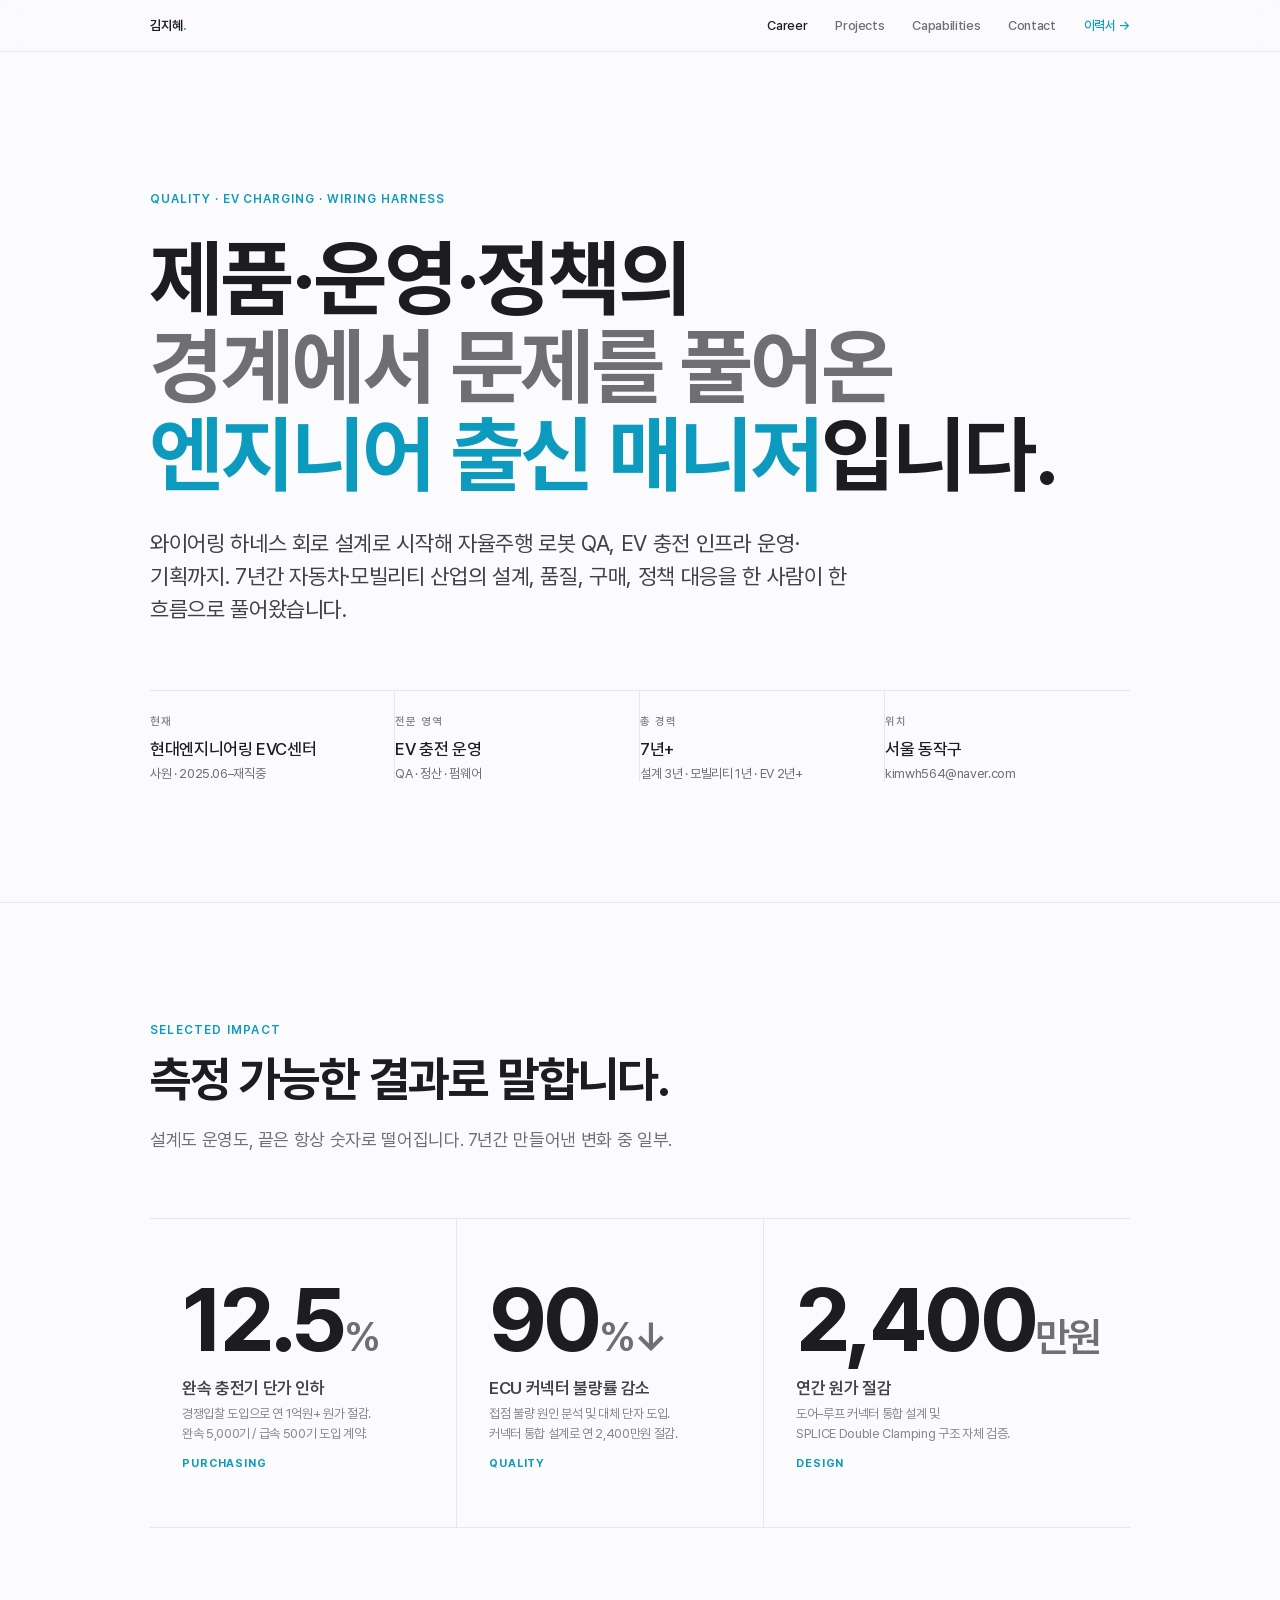
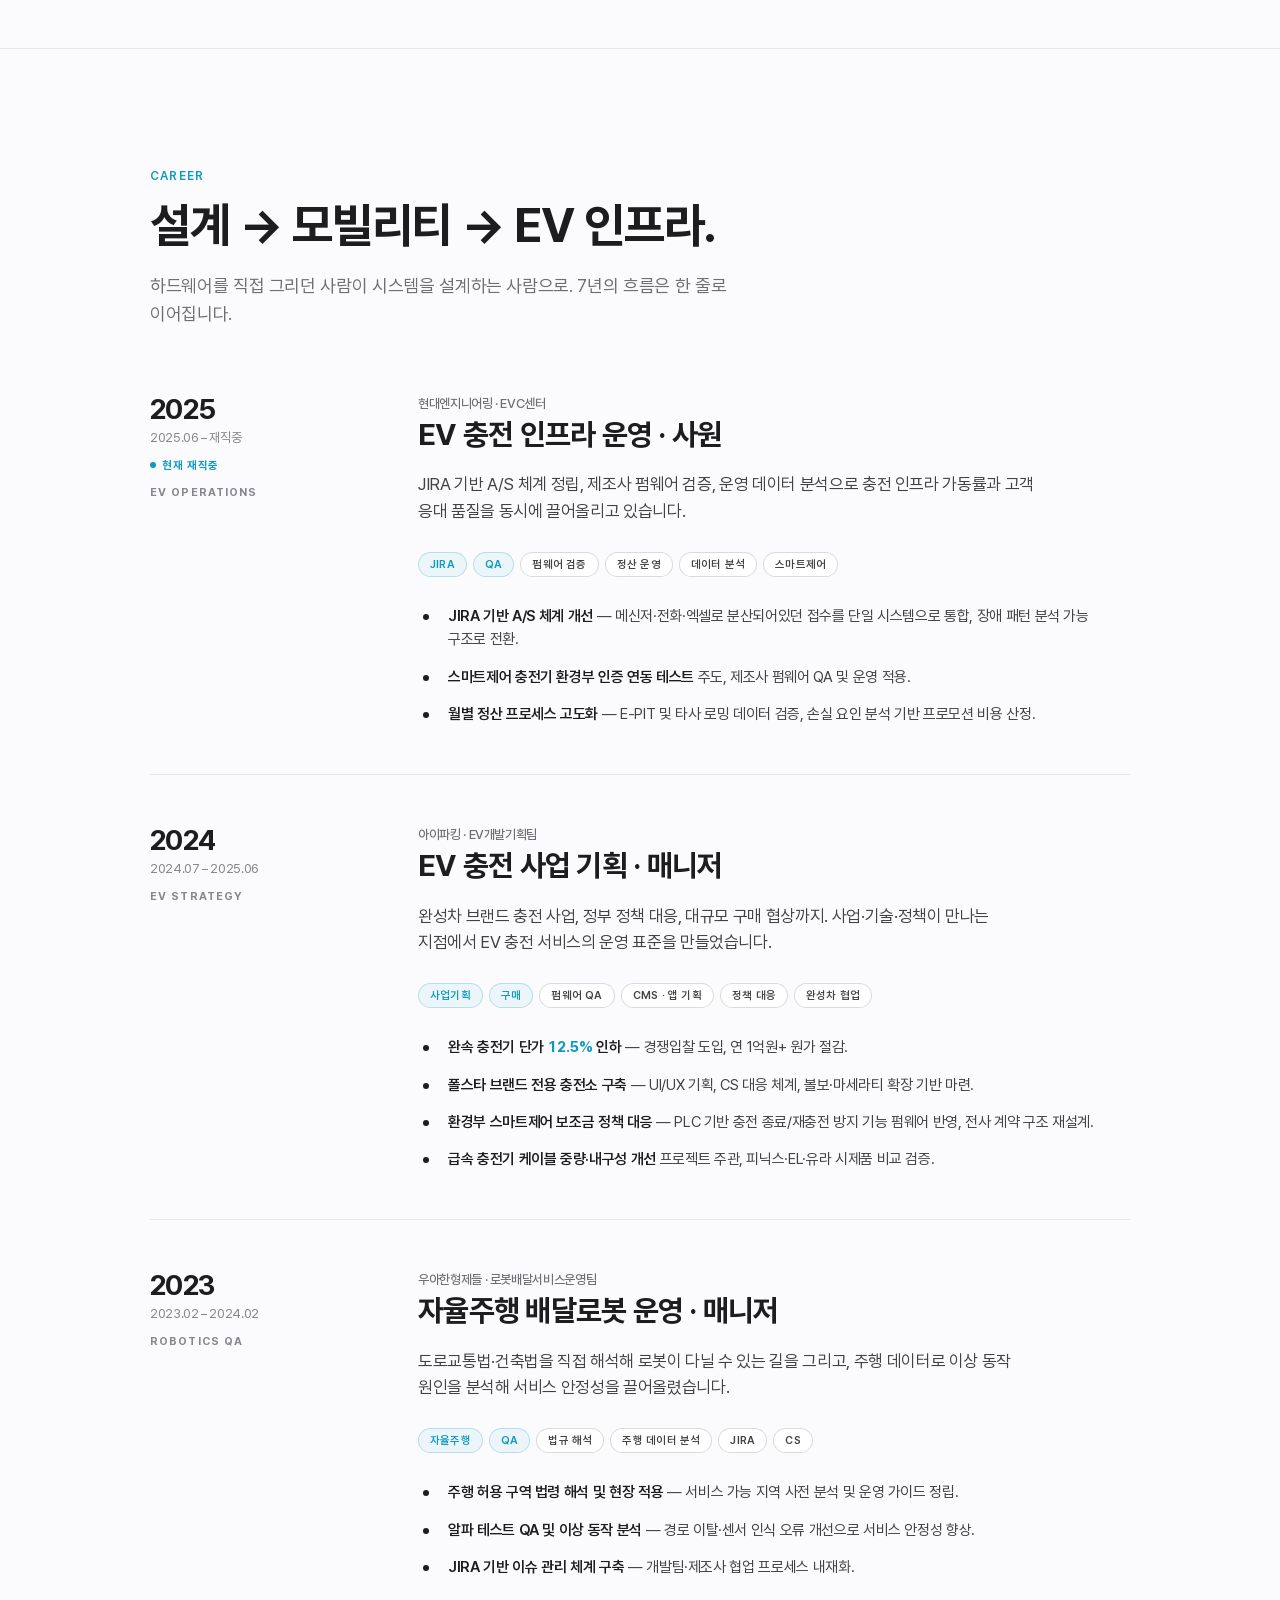
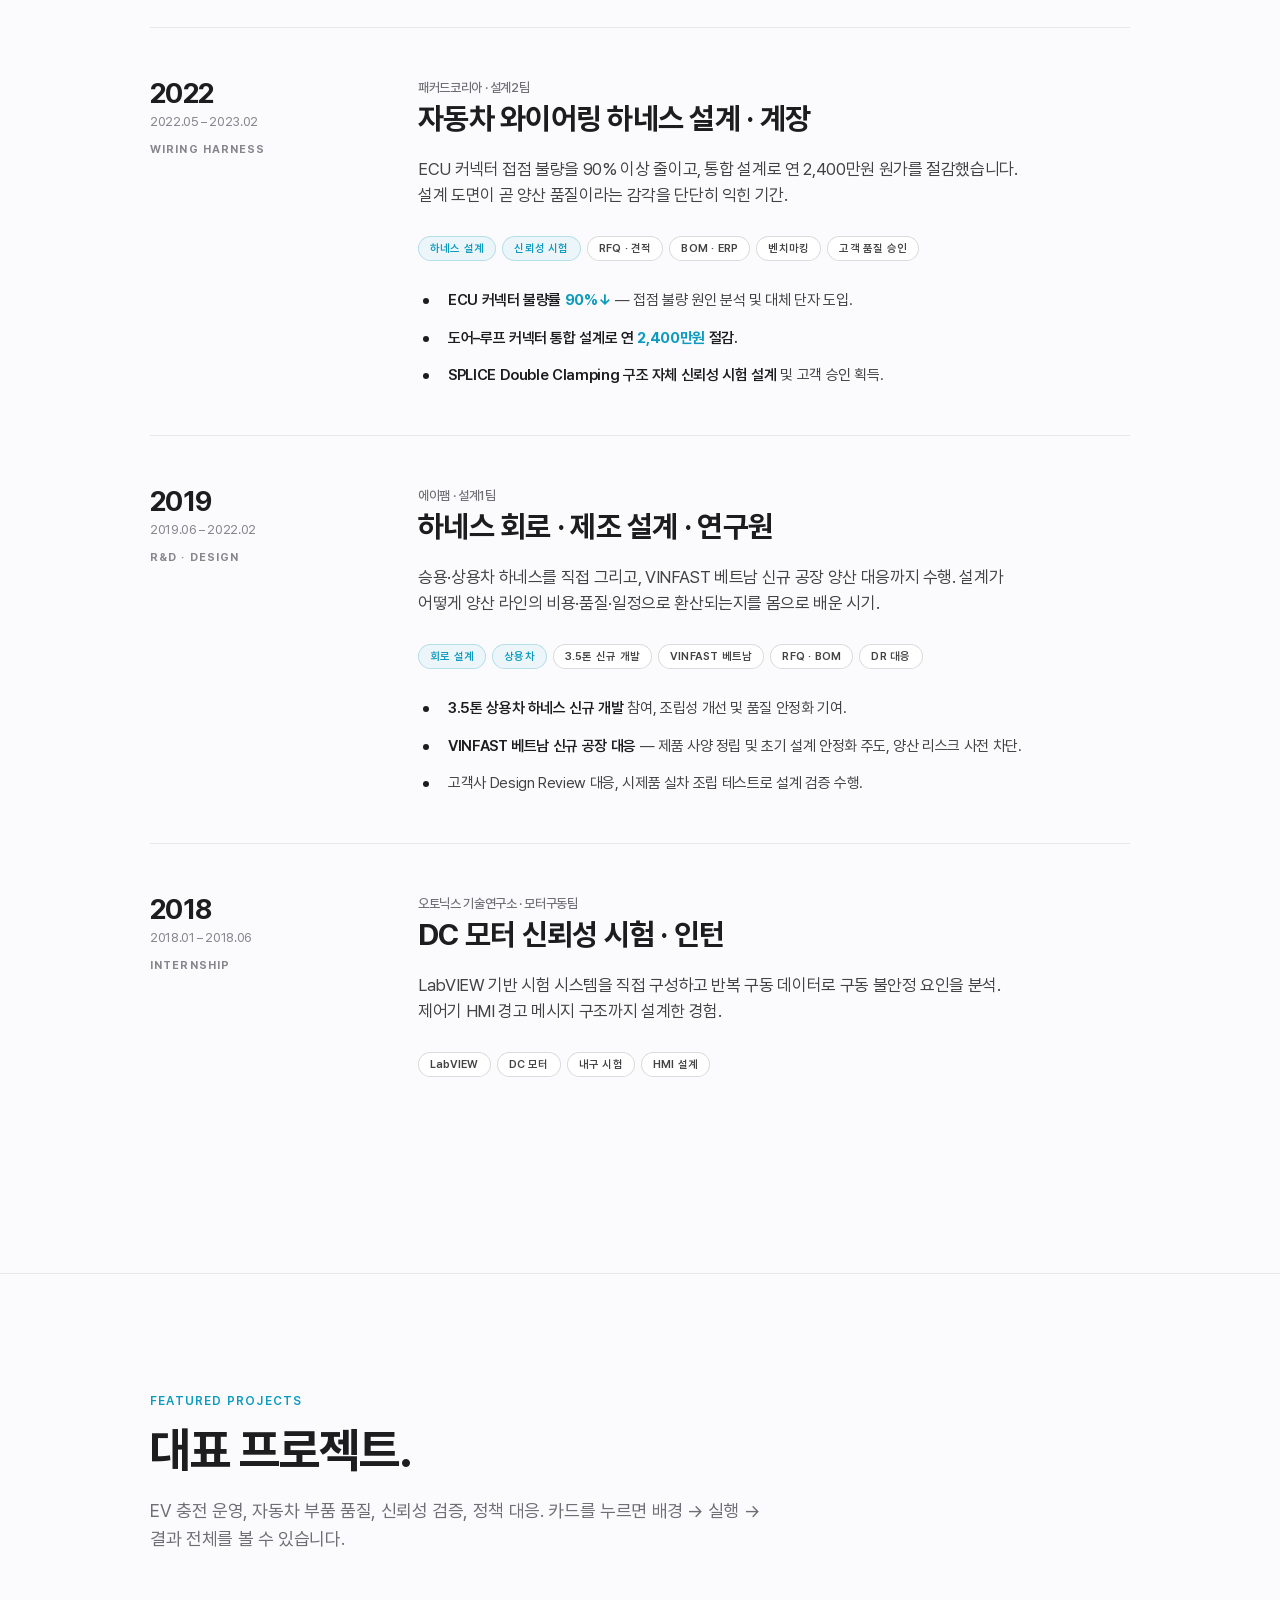
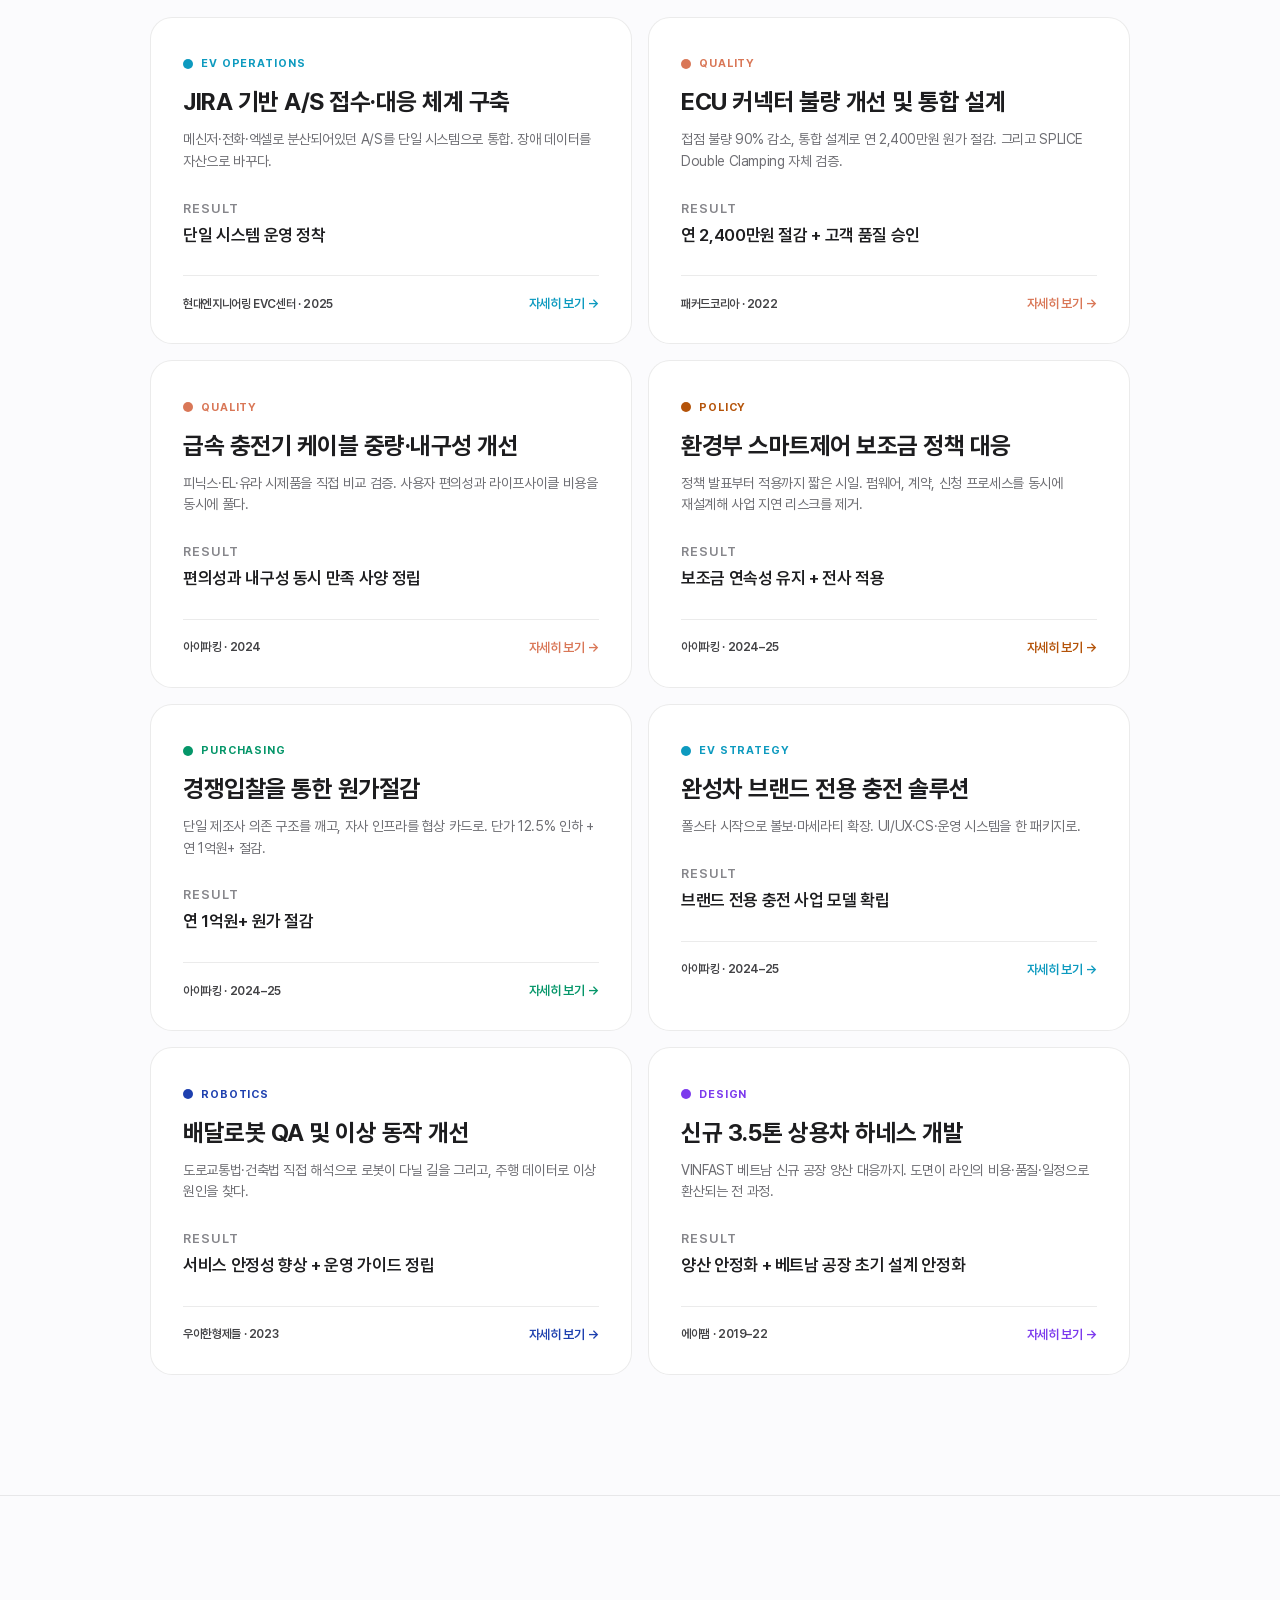
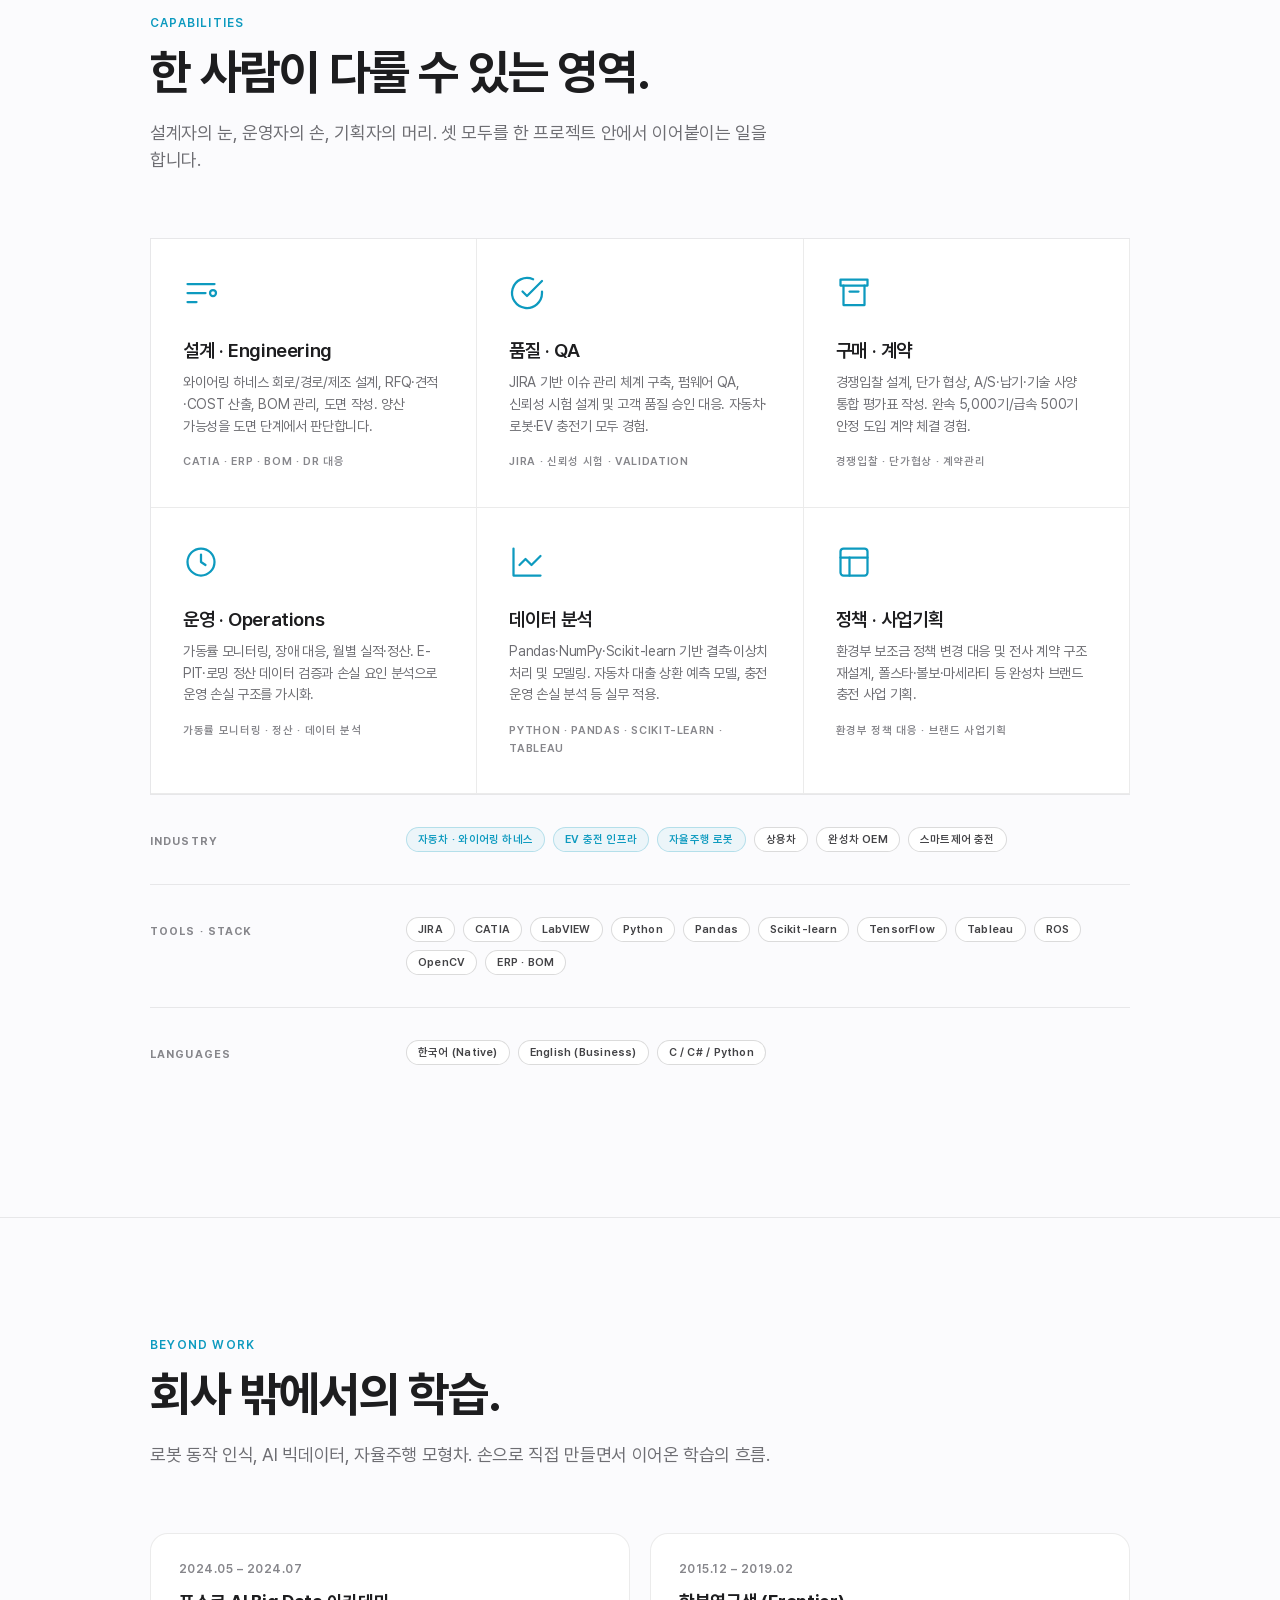
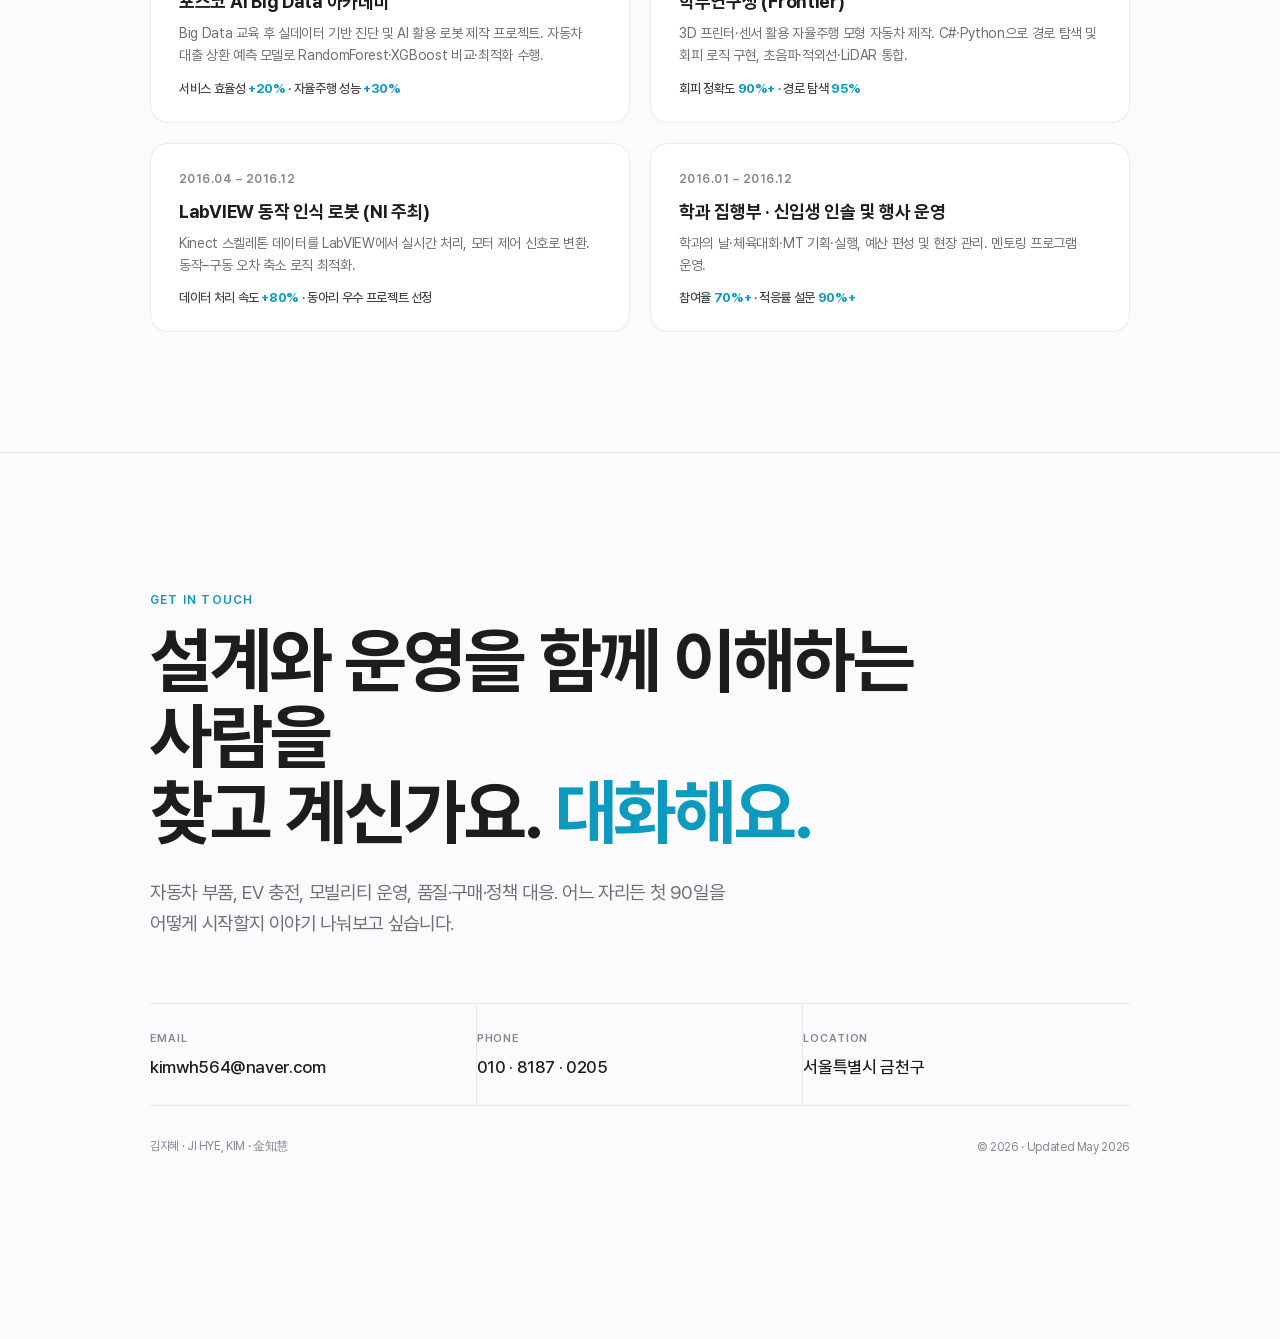
<file: portfolio_apple.html>
<!doctype html>
<html lang="ko">
<head>
<meta charset="utf-8">
<meta name="viewport" content="width=device-width, initial-scale=1">
<title>김지혜 · Portfolio — Quality, EV Charging, Wiring Harness</title>
<link rel="preload" href="fonts/Pretendard-Regular.subset.woff2" as="font" type="font/woff2" crossorigin>
<link rel="preload" href="fonts/Pretendard-Bold.subset.woff2" as="font" type="font/woff2" crossorigin>
<link rel="stylesheet" href="tokens.css">
<style>
  /* ============================================================
     Apple-inspired layer on top of the design system tokens.
     Quieter. More whitespace. Hairlines instead of cards.
     ============================================================ */

  :root {
    --hairline: rgba(0, 0, 0, 0.08);
    --hairline-strong: rgba(0, 0, 0, 0.14);
    --ink: #1d1d1f;
    --ink-2: #424245;
    --ink-3: #6e6e73;
    --ink-4: #86868b;
    --bg: #fbfbfd;
    --bg-elev: #ffffff;
    --bg-tint: #f5f5f7;
    --accent: #0d9abf;
    --accent-deep: #096d88;
  }

  * { box-sizing: border-box; }
  html, body { margin: 0; padding: 0; }
  body {
    font-family: var(--font-sans);
    background: var(--bg);
    color: var(--ink);
    letter-spacing: -0.022em;
    -webkit-font-smoothing: antialiased;
    word-break: keep-all;
  }
  h1, h2, h3, h4, h5 { margin: 0; letter-spacing: -0.025em; }
  p { margin: 0; }
  a { color: inherit; text-decoration: none; }
  button { font-family: inherit; cursor: pointer; }

  /* ---------- Top nav (Apple style: thin, glassy, fixed) ---------- */
  .nav {
    position: fixed; inset: 0 0 auto 0;
    height: 52px;
    background: rgba(251,251,253,0.82);
    backdrop-filter: saturate(180%) blur(20px);
    -webkit-backdrop-filter: saturate(180%) blur(20px);
    border-bottom: 1px solid var(--hairline);
    z-index: 100;
    display: flex; align-items: center; justify-content: center;
  }
  .nav-inner {
    width: 100%; max-width: 1024px;
    display: flex; align-items: center; gap: 28px;
    padding: 0 22px;
    font-size: 13px; font-weight: 500;
  }
  .nav-brand {
    font-weight: 600; color: var(--ink);
    letter-spacing: -0.01em;
    margin-right: auto;
  }
  .nav-brand .dot { color: var(--accent); }
  .nav a.nav-link {
    color: var(--ink-3);
    transition: color .2s ease;
  }
  .nav a.nav-link:hover, .nav a.nav-link.active { color: var(--ink); }
  .nav .nav-cta {
    color: var(--accent);
    font-weight: 500;
  }

  /* ---------- Layout container ---------- */
  .container {
    max-width: 1024px; margin: 0 auto;
    padding: 0 22px;
  }
  main { padding-top: 52px; }

  /* ============================================================
     HERO — full viewport, big calm headline, three vital stats
     ============================================================ */
  .hero {
    padding: 140px 0 120px;
    border-bottom: 1px solid var(--hairline);
  }
  .hero .eyebrow {
    font-size: 12px;
    color: var(--accent);
    font-weight: 600;
    letter-spacing: 0.08em;
    text-transform: uppercase;
    margin-bottom: 28px;
  }
  .hero h1 {
    font-size: clamp(44px, 7vw, 84px);
    font-weight: 700;
    line-height: 1.05;
    color: var(--ink);
    margin-bottom: 28px;
    max-width: 960px;
  }
  .hero h1 .muted { color: var(--ink-3); }
  .hero h1 .accent { color: var(--accent); }
  .hero .lede {
    font-size: clamp(19px, 2vw, 22px);
    line-height: 1.5;
    color: var(--ink-2);
    max-width: 720px;
    margin-bottom: 64px;
    font-weight: 400;
  }
  .hero-meta {
    display: grid;
    grid-template-columns: repeat(4, 1fr);
    gap: 0;
    border-top: 1px solid var(--hairline);
  }
  .hero-meta > div {
    padding: 24px 24px 0 0;
    border-right: 1px solid var(--hairline);
  }
  .hero-meta > div:last-child { border-right: none; padding-right: 0; }
  .hero-meta .k {
    font-size: 11px;
    text-transform: uppercase;
    letter-spacing: 0.08em;
    color: var(--ink-4);
    font-weight: 600;
    margin-bottom: 10px;
  }
  .hero-meta .v {
    font-size: 17px; font-weight: 500; color: var(--ink);
    line-height: 1.35;
  }
  .hero-meta .v small { display: block; font-size: 13px; color: var(--ink-3); font-weight: 400; margin-top: 4px; }

  /* ---------- Section primitives ---------- */
  section.block {
    padding: 120px 0;
    border-bottom: 1px solid var(--hairline);
  }
  .section-eyebrow {
    font-size: 12px;
    font-weight: 600;
    letter-spacing: 0.1em;
    text-transform: uppercase;
    color: var(--accent);
    margin-bottom: 16px;
  }
  .section-title {
    font-size: clamp(32px, 4vw, 48px);
    font-weight: 700;
    line-height: 1.1;
    color: var(--ink);
    max-width: 760px;
    margin-bottom: 20px;
  }
  .section-sub {
    font-size: 18px;
    line-height: 1.55;
    color: var(--ink-3);
    max-width: 640px;
    margin-bottom: 64px;
  }

  /* ============================================================
     SIGNATURE METRICS — three bold numbers, hairline divided
     ============================================================ */
  .signature {
    display: grid;
    grid-template-columns: repeat(3, 1fr);
    border-top: 1px solid var(--hairline);
    border-bottom: 1px solid var(--hairline);
  }
  .signature > div {
    padding: 56px 32px;
    border-right: 1px solid var(--hairline);
    transition: background .25s ease;
  }
  .signature > div:last-child { border-right: none; }
  .signature > div:hover { background: var(--bg-tint); }
  .signature .num {
    font-size: clamp(56px, 7vw, 96px);
    font-weight: 700;
    line-height: 1;
    color: var(--ink);
    letter-spacing: -0.04em;
    margin-bottom: 14px;
  }
  .signature .num .unit {
    font-size: 0.45em; color: var(--ink-3); font-weight: 600;
  }
  .signature .label {
    font-size: 17px; color: var(--ink-2); font-weight: 600;
    margin-bottom: 6px;
  }
  .signature .meta {
    font-size: 13px; color: var(--ink-4);
    line-height: 1.5;
  }
  .signature .tag {
    display: inline-block;
    margin-top: 14px;
    font-size: 11px; font-weight: 700;
    letter-spacing: 0.08em; text-transform: uppercase;
    color: var(--accent);
  }

  /* ============================================================
     EXPERIENCE TIMELINE — Apple-clean, year on left, content right
     ============================================================ */
  .timeline { display: flex; flex-direction: column; }
  .role {
    display: grid;
    grid-template-columns: 220px 1fr;
    gap: 48px;
    padding: 48px 0;
    border-top: 1px solid var(--hairline);
    align-items: start;
  }
  .role:first-child { border-top: none; padding-top: 0; }
  .role-when {
    position: sticky; top: 76px;
  }
  .role-year {
    font-size: 28px; font-weight: 700; color: var(--ink); letter-spacing: -0.02em;
  }
  .role-span {
    font-size: 13px; color: var(--ink-4); margin-top: 4px;
  }
  .role-current {
    display: inline-flex; align-items: center; gap: 6px;
    margin-top: 14px;
    font-size: 11px; font-weight: 700; letter-spacing: 0.06em;
    color: var(--accent);
    text-transform: uppercase;
  }
  .role-current::before {
    content: ''; width: 6px; height: 6px; border-radius: 50%;
    background: var(--accent);
    box-shadow: 0 0 0 0 rgba(13, 154, 191, 0.5);
    animation: ping 1.8s cubic-bezier(0,0,.2,1) infinite;
  }
  @keyframes ping {
    0% { box-shadow: 0 0 0 0 rgba(13, 154, 191, 0.45); }
    80%, 100% { box-shadow: 0 0 0 8px rgba(13, 154, 191, 0); }
  }
  .role-domain {
    font-size: 11px; font-weight: 700; letter-spacing: 0.1em;
    text-transform: uppercase; color: var(--ink-4);
    margin-top: 14px;
  }
  .role-content { padding-top: 4px; }
  .role-org {
    font-size: 13px; color: var(--ink-3); font-weight: 500; margin-bottom: 6px;
  }
  .role-title {
    font-size: 30px; font-weight: 700; color: var(--ink);
    line-height: 1.15; margin-bottom: 20px; letter-spacing: -0.025em;
  }
  .role-summary {
    font-size: 17px; color: var(--ink-2); line-height: 1.55;
    margin-bottom: 28px;
    max-width: 620px;
  }
  .role-keywords {
    display: flex; flex-wrap: wrap; gap: 6px;
    margin-bottom: 28px;
  }
  .kw {
    font-size: 11px; font-weight: 600;
    letter-spacing: 0.02em;
    padding: 5px 11px;
    border: 1px solid var(--hairline-strong);
    border-radius: 999px;
    color: var(--ink-2);
    background: var(--bg-elev);
  }
  .kw.pri { color: var(--accent); border-color: rgba(13,154,191,0.25); background: rgba(13,154,191,0.06); }

  .role-highlights {
    list-style: none; padding: 0; margin: 0;
    display: grid; gap: 14px;
  }
  .role-highlights li {
    display: grid;
    grid-template-columns: 16px 1fr;
    gap: 14px;
    font-size: 15px; line-height: 1.55; color: var(--ink-2);
  }
  .role-highlights li::before {
    content: ''; width: 6px; height: 6px; border-radius: 50%;
    background: var(--ink); margin-top: 9px; margin-left: 5px;
  }
  .role-highlights li b {
    color: var(--ink); font-weight: 600;
  }
  .role-highlights li .num {
    font-variant-numeric: tabular-nums;
    color: var(--accent); font-weight: 700;
  }

  /* ============================================================
     FEATURED PROJECTS — Apple product-card style
     Clickable cards open detail panel.
     ============================================================ */
  .projects {
    display: grid;
    grid-template-columns: repeat(2, 1fr);
    gap: 16px;
  }
  .pj {
    background: var(--bg-elev);
    border-radius: 22px;
    padding: 36px 32px 32px;
    border: 1px solid var(--hairline);
    cursor: pointer;
    position: relative;
    transition: transform .25s ease, box-shadow .25s ease, border-color .25s ease;
    overflow: hidden;
  }
  .pj::before {
    content: ''; position: absolute; inset: 0;
    background: var(--cat-tint, transparent);
    opacity: 0;
    transition: opacity .25s ease;
    pointer-events: none;
  }
  .pj:hover {
    transform: translateY(-3px);
    box-shadow: 0 22px 48px -20px rgba(0,0,0,0.18);
    border-color: var(--hairline-strong);
  }
  .pj:hover::before { opacity: 0.5; }
  .pj > * { position: relative; z-index: 1; }

  .pj-cat {
    display: inline-flex; align-items: center; gap: 8px;
    font-size: 11px; font-weight: 700;
    letter-spacing: 0.08em; text-transform: uppercase;
    color: var(--cat-color, var(--accent));
    margin-bottom: 18px;
  }
  .pj-cat .swatch {
    width: 10px; height: 10px; border-radius: 50%;
    background: var(--cat-color, var(--accent));
  }
  .pj-title {
    font-size: 24px; font-weight: 700; color: var(--ink);
    line-height: 1.2; margin-bottom: 12px;
    letter-spacing: -0.02em;
  }
  .pj-sub {
    font-size: 14px; color: var(--ink-3); line-height: 1.55;
    margin-bottom: 28px;
  }
  .pj-result {
    font-size: 13px; color: var(--ink-4);
    text-transform: uppercase; letter-spacing: 0.08em; font-weight: 600;
    margin-bottom: 8px;
  }
  .pj-headline {
    font-size: 17px; font-weight: 600; color: var(--ink);
    line-height: 1.4;
    margin-bottom: 28px;
  }
  .pj-headline .num {
    color: var(--cat-color, var(--accent));
    font-variant-numeric: tabular-nums;
  }
  .pj-foot {
    display: flex; align-items: center; justify-content: space-between;
    padding-top: 20px;
    border-top: 1px solid var(--hairline);
    font-size: 12px; color: var(--ink-3);
  }
  .pj-org { font-weight: 600; color: var(--ink-2); }
  .pj-arrow {
    font-size: 13px; color: var(--cat-color, var(--accent));
    font-weight: 600;
    transition: transform .2s ease;
  }
  .pj:hover .pj-arrow { transform: translateX(4px); }

  /* category color tinting */
  .cat-evcharge { --cat-color: #0d9abf; --cat-tint: linear-gradient(180deg, rgba(13,154,191,0.05), transparent 70%); }
  .cat-quality  { --cat-color: #d97757; --cat-tint: linear-gradient(180deg, rgba(217,119,87,0.06), transparent 70%); }
  .cat-purchase { --cat-color: #059669; --cat-tint: linear-gradient(180deg, rgba(5,150,105,0.06), transparent 70%); }
  .cat-design   { --cat-color: #7c3aed; --cat-tint: linear-gradient(180deg, rgba(124,58,237,0.05), transparent 70%); }
  .cat-policy   { --cat-color: #b45309; --cat-tint: linear-gradient(180deg, rgba(180,83,9,0.06), transparent 70%); }
  .cat-robot    { --cat-color: #1e40af; --cat-tint: linear-gradient(180deg, rgba(30,64,175,0.05), transparent 70%); }

  /* ============================================================
     PROJECT DETAIL — modal sheet, Apple-style
     ============================================================ */
  .sheet-overlay {
    position: fixed; inset: 0;
    background: rgba(20,20,24,0.55);
    backdrop-filter: blur(8px);
    -webkit-backdrop-filter: blur(8px);
    opacity: 0; pointer-events: none;
    transition: opacity .3s ease;
    z-index: 200;
    display: flex; align-items: flex-end; justify-content: center;
  }
  .sheet-overlay.open { opacity: 1; pointer-events: auto; }
  .sheet {
    width: 100%; max-width: 920px;
    height: 92vh;
    background: var(--bg-elev);
    border-radius: 24px 24px 0 0;
    transform: translateY(40px);
    transition: transform .35s cubic-bezier(0.32,0.72,0,1);
    overflow-y: auto;
    box-shadow: 0 -20px 60px -10px rgba(0,0,0,0.25);
  }
  .sheet-overlay.open .sheet { transform: translateY(0); }
  .sheet-head {
    position: sticky; top: 0;
    background: rgba(255,255,255,0.85);
    backdrop-filter: blur(20px);
    -webkit-backdrop-filter: blur(20px);
    border-bottom: 1px solid var(--hairline);
    padding: 16px 32px;
    display: flex; align-items: center; gap: 16px;
    z-index: 5;
  }
  .sheet-cat {
    font-size: 11px; font-weight: 700; letter-spacing: 0.08em;
    text-transform: uppercase; color: var(--cat-color, var(--accent));
  }
  .sheet-close {
    margin-left: auto;
    width: 30px; height: 30px; border-radius: 50%;
    background: var(--bg-tint); border: none;
    display: flex; align-items: center; justify-content: center;
    color: var(--ink-2); font-size: 14px;
  }
  .sheet-close:hover { background: #e8e8ed; }
  .sheet-body { padding: 48px 56px 80px; }
  .sheet-body h2 {
    font-size: 40px; font-weight: 700; color: var(--ink);
    line-height: 1.1; letter-spacing: -0.025em; margin-bottom: 18px;
    max-width: 720px;
  }
  .sheet-body .lede {
    font-size: 19px; color: var(--ink-2); line-height: 1.55;
    margin-bottom: 48px; max-width: 680px;
  }
  .sheet-stats {
    display: grid; grid-template-columns: repeat(3, 1fr);
    gap: 0;
    border-top: 1px solid var(--hairline);
    border-bottom: 1px solid var(--hairline);
    margin-bottom: 56px;
  }
  .sheet-stats > div {
    padding: 28px 24px 28px 0;
    border-right: 1px solid var(--hairline);
  }
  .sheet-stats > div:last-child { border-right: none; }
  .sheet-stats .n {
    font-size: 36px; font-weight: 700; line-height: 1;
    color: var(--cat-color, var(--accent));
    margin-bottom: 8px; letter-spacing: -0.03em;
  }
  .sheet-stats .l { font-size: 13px; color: var(--ink-3); line-height: 1.45; }

  .sheet-grid {
    display: grid; grid-template-columns: 200px 1fr;
    gap: 56px;
    margin-bottom: 48px;
  }
  .sheet-grid h3 {
    font-size: 11px; letter-spacing: 0.1em; text-transform: uppercase;
    font-weight: 700; color: var(--ink-4);
    line-height: 1.4;
  }
  .sheet-grid .narrative {
    font-size: 16px; line-height: 1.65; color: var(--ink-2);
  }
  .sheet-grid ul {
    list-style: none; padding: 0; margin: 0;
    display: grid; gap: 12px;
  }
  .sheet-grid ul li {
    display: grid;
    grid-template-columns: 22px 1fr;
    gap: 8px;
    font-size: 15px; color: var(--ink-2); line-height: 1.55;
  }
  .sheet-grid ul li .ix {
    font-size: 12px; font-weight: 700; color: var(--cat-color, var(--accent));
    font-variant-numeric: tabular-nums;
    margin-top: 3px;
  }

  .sheet-skills {
    display: flex; flex-wrap: wrap; gap: 6px;
    margin-top: 12px;
  }
  .sheet-skills .kw {
    background: var(--bg-tint);
    border-color: transparent;
  }

  /* ============================================================
     CAPABILITIES — clean grid of competency areas
     ============================================================ */
  .caps {
    display: grid; grid-template-columns: repeat(3, 1fr);
    gap: 0;
    border-top: 1px solid var(--hairline);
    border-left: 1px solid var(--hairline);
  }
  .cap {
    padding: 36px 32px 36px;
    border-right: 1px solid var(--hairline);
    border-bottom: 1px solid var(--hairline);
    background: var(--bg-elev);
  }
  .cap-icon {
    width: 36px; height: 36px;
    margin-bottom: 24px;
    color: var(--accent);
  }
  .cap h4 {
    font-size: 19px; font-weight: 600; color: var(--ink);
    margin-bottom: 10px; letter-spacing: -0.02em;
  }
  .cap p {
    font-size: 14px; line-height: 1.55; color: var(--ink-3);
    margin-bottom: 16px;
  }
  .cap .tools {
    font-size: 11px; font-weight: 600;
    letter-spacing: 0.06em; text-transform: uppercase;
    color: var(--ink-4);
    line-height: 1.6;
  }

  /* ============================================================
     DOMAIN COVERAGE — flat tag cloud, organized
     ============================================================ */
  .domains {
    display: grid;
    grid-template-columns: 200px 1fr;
    gap: 56px;
    padding: 32px 0;
    border-top: 1px solid var(--hairline);
  }
  .domain-label {
    font-size: 11px; font-weight: 700;
    letter-spacing: 0.1em; text-transform: uppercase;
    color: var(--ink-4);
    padding-top: 8px;
  }
  .domain-tags {
    display: flex; flex-wrap: wrap; gap: 8px;
  }

  /* ============================================================
     ACTIVITIES — small horizontal cards
     ============================================================ */
  .acts { display: grid; grid-template-columns: repeat(2, 1fr); gap: 20px; }
  .act {
    background: var(--bg-elev);
    border: 1px solid var(--hairline);
    border-radius: 18px;
    padding: 28px 28px 26px;
  }
  .act .yr { font-size: 12px; color: var(--ink-4); font-weight: 600; letter-spacing: 0.04em; margin-bottom: 14px; }
  .act h4 { font-size: 18px; font-weight: 700; color: var(--ink); line-height: 1.3; margin-bottom: 10px; letter-spacing: -0.015em; }
  .act p { font-size: 14px; color: var(--ink-3); line-height: 1.55; margin-bottom: 14px; }
  .act .stat { font-size: 13px; color: var(--ink-2); font-weight: 500; }
  .act .stat .n { color: var(--accent); font-weight: 700; font-variant-numeric: tabular-nums; }

  /* ============================================================
     CONTACT — big quiet final block
     ============================================================ */
  .contact {
    padding: 140px 0 120px;
    text-align: left;
  }
  .contact h2 {
    font-size: clamp(40px, 6vw, 72px);
    font-weight: 700; line-height: 1.05;
    color: var(--ink);
    margin-bottom: 28px;
    max-width: 880px;
    letter-spacing: -0.03em;
  }
  .contact h2 .accent { color: var(--accent); }
  .contact .sub {
    font-size: 19px; line-height: 1.6; color: var(--ink-3);
    margin-bottom: 64px; max-width: 600px;
  }
  .contact-grid {
    display: grid;
    grid-template-columns: repeat(3, 1fr);
    gap: 0;
    border-top: 1px solid var(--hairline);
  }
  .contact-grid > div {
    padding: 28px 32px 28px 0;
    border-right: 1px solid var(--hairline);
  }
  .contact-grid > div:last-child { border-right: none; }
  .contact-grid .k { font-size: 11px; letter-spacing: 0.08em; text-transform: uppercase; color: var(--ink-4); font-weight: 600; margin-bottom: 12px; }
  .contact-grid .v { font-size: 17px; color: var(--ink); font-weight: 500; }
  .contact-grid .v a:hover { color: var(--accent); }

  footer {
    padding: 32px 0 64px;
    font-size: 12px;
    color: var(--ink-4);
    border-top: 1px solid var(--hairline);
    display: flex; justify-content: space-between; align-items: center;
  }

  /* ---------- Reveal animation ---------- */
  .reveal { opacity: 0; transform: translateY(24px); transition: opacity .8s ease, transform .8s ease; }
  .reveal.in { opacity: 1; transform: translateY(0); }

  /* ---------- responsive ---------- */
  @media (max-width: 880px) {
    .role { grid-template-columns: 1fr; gap: 16px; }
    .role-when { position: static; }
    .projects, .signature, .caps, .acts, .contact-grid, .hero-meta, .sheet-stats { grid-template-columns: 1fr; }
    .signature > div, .hero-meta > div, .contact-grid > div { border-right: none; border-bottom: 1px solid var(--hairline); }
    .signature > div:last-child, .hero-meta > div:last-child, .contact-grid > div:last-child { border-bottom: none; }
    .caps { grid-template-columns: 1fr; }
    .sheet-grid { grid-template-columns: 1fr; gap: 16px; }
    .sheet-body { padding: 32px 24px 64px; }
    .domains { grid-template-columns: 1fr; gap: 16px; }
  }
</style>
</head>
<body>

<!-- ============== TOP NAV ============== -->
<nav class="nav">
  <div class="nav-inner">
    <div class="nav-brand">김지혜<span class="dot">.</span></div>
    <a class="nav-link" href="#career">Career</a>
    <a class="nav-link" href="#projects">Projects</a>
    <a class="nav-link" href="#capabilities">Capabilities</a>
    <a class="nav-link" href="#contact">Contact</a>
    <a class="nav-cta" href="#contact">이력서 →</a>
  </div>
</nav>

<main>

  <!-- ============== HERO ============== -->
  <section class="hero" data-screen-label="01 Hero">
    <div class="container">
      <div class="eyebrow">Quality · EV Charging · Wiring Harness</div>
      <h1>
        제품·운영·정책의<br>
        <span class="muted">경계에서 문제를 풀어온</span><br>
        <span class="accent">엔지니어 출신 매니저</span>입니다.
      </h1>
      <p class="lede">
        와이어링 하네스 회로 설계로 시작해 자율주행 로봇 QA, EV 충전 인프라 운영·기획까지.
        7년간 자동차·모빌리티 산업의 설계, 품질, 구매, 정책 대응을 한 사람이 한 흐름으로 풀어왔습니다.
      </p>

      <div class="hero-meta">
        <div>
          <div class="k">현재</div>
          <div class="v">현대엔지니어링 EVC센터<small>사원 · 2025.06–재직중</small></div>
        </div>
        <div>
          <div class="k">전문 영역</div>
          <div class="v">EV 충전 운영<small>QA · 정산 · 펌웨어</small></div>
        </div>
        <div>
          <div class="k">총 경력</div>
          <div class="v">7년+<small>설계 3년 · 모빌리티 1년 · EV 2년+</small></div>
        </div>
        <div>
          <div class="k">위치</div>
          <div class="v">서울 동작구<small>kimwh564@naver.com</small></div>
        </div>
      </div>
    </div>
  </section>

  <!-- ============== SIGNATURE METRICS ============== -->
  <section class="block" id="impact" data-screen-label="02 Impact">
    <div class="container">
      <div class="section-eyebrow">Selected Impact</div>
      <h2 class="section-title">측정 가능한 결과로 말합니다.</h2>
      <p class="section-sub">설계도 운영도, 끝은 항상 숫자로 떨어집니다. 7년간 만들어낸 변화 중 일부.</p>
    </div>
    <div class="container">
      <div class="signature">
        <div>
          <div class="num">12.5<span class="unit">%</span></div>
          <div class="label">완속 충전기 단가 인하</div>
          <div class="meta">경쟁입찰 도입으로 연 1억원+ 원가 절감.<br>완속 5,000기 / 급속 500기 도입 계약.</div>
          <span class="tag">Purchasing</span>
        </div>
        <div>
          <div class="num">90<span class="unit">%↓</span></div>
          <div class="label">ECU 커넥터 불량률 감소</div>
          <div class="meta">접점 불량 원인 분석 및 대체 단자 도입.<br>커넥터 통합 설계로 연 2,400만원 절감.</div>
          <span class="tag">Quality</span>
        </div>
        <div>
          <div class="num">2,400<span class="unit">만원</span></div>
          <div class="label">연간 원가 절감</div>
          <div class="meta">도어–루프 커넥터 통합 설계 및<br>SPLICE Double Clamping 구조 자체 검증.</div>
          <span class="tag">Design</span>
        </div>
      </div>
    </div>
  </section>

  <!-- ============== CAREER TIMELINE ============== -->
  <section class="block" id="career" data-screen-label="03 Career">
    <div class="container">
      <div class="section-eyebrow">Career</div>
      <h2 class="section-title">설계 → 모빌리티 → EV 인프라.</h2>
      <p class="section-sub">하드웨어를 직접 그리던 사람이 시스템을 설계하는 사람으로. 7년의 흐름은 한 줄로 이어집니다.</p>

      <div class="timeline">

        <!-- Hyundai Engineering -->
        <article class="role">
          <div class="role-when">
            <div class="role-year">2025</div>
            <div class="role-span">2025.06 – 재직중</div>
            <div class="role-current">현재 재직중</div>
            <div class="role-domain">EV Operations</div>
          </div>
          <div class="role-content">
            <div class="role-org">현대엔지니어링 · EVC센터</div>
            <h3 class="role-title">EV 충전 인프라 운영 · 사원</h3>
            <p class="role-summary">
              JIRA 기반 A/S 체계 정립, 제조사 펌웨어 검증, 운영 데이터 분석으로
              충전 인프라 가동률과 고객 응대 품질을 동시에 끌어올리고 있습니다.
            </p>
            <div class="role-keywords">
              <span class="kw pri">JIRA</span>
              <span class="kw pri">QA</span>
              <span class="kw">펌웨어 검증</span>
              <span class="kw">정산 운영</span>
              <span class="kw">데이터 분석</span>
              <span class="kw">스마트제어</span>
            </div>
            <ul class="role-highlights">
              <li><span><b>JIRA 기반 A/S 체계 개선</b> — 메신저·전화·엑셀로 분산되어있던 접수를 단일 시스템으로 통합, 장애 패턴 분석 가능 구조로 전환.</span></li>
              <li><span><b>스마트제어 충전기 환경부 인증 연동 테스트</b> 주도, 제조사 펌웨어 QA 및 운영 적용.</span></li>
              <li><span><b>월별 정산 프로세스 고도화</b> — E-PIT 및 타사 로밍 데이터 검증, 손실 요인 분석 기반 프로모션 비용 산정.</span></li>
            </ul>
          </div>
        </article>

        <!-- iParking -->
        <article class="role">
          <div class="role-when">
            <div class="role-year">2024</div>
            <div class="role-span">2024.07 – 2025.06</div>
            <div class="role-domain">EV Strategy</div>
          </div>
          <div class="role-content">
            <div class="role-org">아이파킹 · EV개발기획팀</div>
            <h3 class="role-title">EV 충전 사업 기획 · 매니저</h3>
            <p class="role-summary">
              완성차 브랜드 충전 사업, 정부 정책 대응, 대규모 구매 협상까지.
              사업·기술·정책이 만나는 지점에서 EV 충전 서비스의 운영 표준을 만들었습니다.
            </p>
            <div class="role-keywords">
              <span class="kw pri">사업기획</span>
              <span class="kw pri">구매</span>
              <span class="kw">펌웨어 QA</span>
              <span class="kw">CMS · 앱 기획</span>
              <span class="kw">정책 대응</span>
              <span class="kw">완성차 협업</span>
            </div>
            <ul class="role-highlights">
              <li><span><b>완속 충전기 단가 <span class="num">12.5%</span> 인하</b> — 경쟁입찰 도입, 연 1억원+ 원가 절감.</span></li>
              <li><span><b>폴스타 브랜드 전용 충전소 구축</b> — UI/UX 기획, CS 대응 체계, 볼보·마세라티 확장 기반 마련.</span></li>
              <li><span><b>환경부 스마트제어 보조금 정책 대응</b> — PLC 기반 충전 종료/재충전 방지 기능 펌웨어 반영, 전사 계약 구조 재설계.</span></li>
              <li><span><b>급속 충전기 케이블 중량·내구성 개선</b> 프로젝트 주관, 피닉스·EL·유라 시제품 비교 검증.</span></li>
            </ul>
          </div>
        </article>

        <!-- Woowa Bros -->
        <article class="role">
          <div class="role-when">
            <div class="role-year">2023</div>
            <div class="role-span">2023.02 – 2024.02</div>
            <div class="role-domain">Robotics QA</div>
          </div>
          <div class="role-content">
            <div class="role-org">우아한형제들 · 로봇배달서비스운영팀</div>
            <h3 class="role-title">자율주행 배달로봇 운영 · 매니저</h3>
            <p class="role-summary">
              도로교통법·건축법을 직접 해석해 로봇이 다닐 수 있는 길을 그리고,
              주행 데이터로 이상 동작 원인을 분석해 서비스 안정성을 끌어올렸습니다.
            </p>
            <div class="role-keywords">
              <span class="kw pri">자율주행</span>
              <span class="kw pri">QA</span>
              <span class="kw">법규 해석</span>
              <span class="kw">주행 데이터 분석</span>
              <span class="kw">JIRA</span>
              <span class="kw">CS</span>
            </div>
            <ul class="role-highlights">
              <li><span><b>주행 허용 구역 법령 해석 및 현장 적용</b> — 서비스 가능 지역 사전 분석 및 운영 가이드 정립.</span></li>
              <li><span><b>알파 테스트 QA 및 이상 동작 분석</b> — 경로 이탈·센서 인식 오류 개선으로 서비스 안정성 향상.</span></li>
              <li><span><b>JIRA 기반 이슈 관리 체계 구축</b> — 개발팀·제조사 협업 프로세스 내재화.</span></li>
            </ul>
          </div>
        </article>

        <!-- Packard Korea -->
        <article class="role">
          <div class="role-when">
            <div class="role-year">2022</div>
            <div class="role-span">2022.05 – 2023.02</div>
            <div class="role-domain">Wiring Harness</div>
          </div>
          <div class="role-content">
            <div class="role-org">패커드코리아 · 설계2팀</div>
            <h3 class="role-title">자동차 와이어링 하네스 설계 · 계장</h3>
            <p class="role-summary">
              ECU 커넥터 접점 불량을 90% 이상 줄이고, 통합 설계로 연 2,400만원 원가를 절감했습니다.
              설계 도면이 곧 양산 품질이라는 감각을 단단히 익힌 기간.
            </p>
            <div class="role-keywords">
              <span class="kw pri">하네스 설계</span>
              <span class="kw pri">신뢰성 시험</span>
              <span class="kw">RFQ · 견적</span>
              <span class="kw">BOM · ERP</span>
              <span class="kw">벤치마킹</span>
              <span class="kw">고객 품질 승인</span>
            </div>
            <ul class="role-highlights">
              <li><span><b>ECU 커넥터 불량률 <span class="num">90%↓</span></b> — 접점 불량 원인 분석 및 대체 단자 도입.</span></li>
              <li><span><b>도어–루프 커넥터 통합 설계로 연 <span class="num">2,400만원</span> 절감.</b></span></li>
              <li><span><b>SPLICE Double Clamping 구조 자체 신뢰성 시험 설계</b> 및 고객 승인 획득.</span></li>
            </ul>
          </div>
        </article>

        <!-- Apam -->
        <article class="role">
          <div class="role-when">
            <div class="role-year">2019</div>
            <div class="role-span">2019.06 – 2022.02</div>
            <div class="role-domain">R&D · Design</div>
          </div>
          <div class="role-content">
            <div class="role-org">에이팸 · 설계1팀</div>
            <h3 class="role-title">하네스 회로 · 제조 설계 · 연구원</h3>
            <p class="role-summary">
              승용·상용차 하네스를 직접 그리고, VINFAST 베트남 신규 공장 양산 대응까지 수행.
              설계가 어떻게 양산 라인의 비용·품질·일정으로 환산되는지를 몸으로 배운 시기.
            </p>
            <div class="role-keywords">
              <span class="kw pri">회로 설계</span>
              <span class="kw pri">상용차</span>
              <span class="kw">3.5톤 신규 개발</span>
              <span class="kw">VINFAST 베트남</span>
              <span class="kw">RFQ · BOM</span>
              <span class="kw">DR 대응</span>
            </div>
            <ul class="role-highlights">
              <li><span><b>3.5톤 상용차 하네스 신규 개발</b> 참여, 조립성 개선 및 품질 안정화 기여.</span></li>
              <li><span><b>VINFAST 베트남 신규 공장 대응</b> — 제품 사양 정립 및 초기 설계 안정화 주도, 양산 리스크 사전 차단.</span></li>
              <li><span>고객사 Design Review 대응, 시제품 실차 조립 테스트로 설계 검증 수행.</span></li>
            </ul>
          </div>
        </article>

        <!-- Autonics intern -->
        <article class="role">
          <div class="role-when">
            <div class="role-year">2018</div>
            <div class="role-span">2018.01 – 2018.06</div>
            <div class="role-domain">Internship</div>
          </div>
          <div class="role-content">
            <div class="role-org">오토닉스 기술연구소 · 모터구동팀</div>
            <h3 class="role-title">DC 모터 신뢰성 시험 · 인턴</h3>
            <p class="role-summary">
              LabVIEW 기반 시험 시스템을 직접 구성하고 반복 구동 데이터로 구동 불안정 요인을 분석.
              제어기 HMI 경고 메시지 구조까지 설계한 경험.
            </p>
            <div class="role-keywords">
              <span class="kw">LabVIEW</span>
              <span class="kw">DC 모터</span>
              <span class="kw">내구 시험</span>
              <span class="kw">HMI 설계</span>
            </div>
          </div>
        </article>

      </div>
    </div>
  </section>

  <!-- ============== FEATURED PROJECTS ============== -->
  <section class="block" id="projects" data-screen-label="04 Projects">
    <div class="container">
      <div class="section-eyebrow">Featured Projects</div>
      <h2 class="section-title">대표 프로젝트.</h2>
      <p class="section-sub">EV 충전 운영, 자동차 부품 품질, 신뢰성 검증, 정책 대응. 카드를 누르면 배경 → 실행 → 결과 전체를 볼 수 있습니다.</p>

      <div class="projects" id="projects-grid"></div>
    </div>
  </section>

  <!-- ============== CAPABILITIES ============== -->
  <section class="block" id="capabilities" data-screen-label="05 Capabilities">
    <div class="container">
      <div class="section-eyebrow">Capabilities</div>
      <h2 class="section-title">한 사람이 다룰 수 있는 영역.</h2>
      <p class="section-sub">설계자의 눈, 운영자의 손, 기획자의 머리. 셋 모두를 한 프로젝트 안에서 이어붙이는 일을 합니다.</p>
    </div>
    <div class="container">
      <div class="caps">

        <div class="cap">
          <svg class="cap-icon" viewBox="0 0 24 24" fill="none" stroke="currentColor" stroke-width="1.5" stroke-linecap="round" stroke-linejoin="round"><path d="M3 6h18"/><path d="M3 12h12"/><path d="M3 18h6"/><circle cx="20" cy="12" r="2"/></svg>
          <h4>설계 · Engineering</h4>
          <p>와이어링 하네스 회로/경로/제조 설계, RFQ·견적·COST 산출, BOM 관리, 도면 작성. 양산 가능성을 도면 단계에서 판단합니다.</p>
          <div class="tools">CATIA · ERP · BOM · DR 대응</div>
        </div>

        <div class="cap">
          <svg class="cap-icon" viewBox="0 0 24 24" fill="none" stroke="currentColor" stroke-width="1.5" stroke-linecap="round" stroke-linejoin="round"><path d="M22 11.08V12a10 10 0 1 1-5.93-9.14"/><polyline points="22 4 12 14.01 9 11.01"/></svg>
          <h4>품질 · QA</h4>
          <p>JIRA 기반 이슈 관리 체계 구축, 펌웨어 QA, 신뢰성 시험 설계 및 고객 품질 승인 대응. 자동차·로봇·EV 충전기 모두 경험.</p>
          <div class="tools">JIRA · 신뢰성 시험 · Validation</div>
        </div>

        <div class="cap">
          <svg class="cap-icon" viewBox="0 0 24 24" fill="none" stroke="currentColor" stroke-width="1.5" stroke-linecap="round" stroke-linejoin="round"><path d="M3 3h18v4H3z"/><path d="M5 7v13h14V7"/><path d="M9 11h6"/></svg>
          <h4>구매 · 계약</h4>
          <p>경쟁입찰 설계, 단가 협상, A/S·납기·기술 사양 통합 평가표 작성. 완속 5,000기/급속 500기 안정 도입 계약 체결 경험.</p>
          <div class="tools">경쟁입찰 · 단가협상 · 계약관리</div>
        </div>

        <div class="cap">
          <svg class="cap-icon" viewBox="0 0 24 24" fill="none" stroke="currentColor" stroke-width="1.5" stroke-linecap="round" stroke-linejoin="round"><circle cx="12" cy="12" r="9"/><path d="M12 7v5l3 2"/></svg>
          <h4>운영 · Operations</h4>
          <p>가동률 모니터링, 장애 대응, 월별 실적·정산. E-PIT·로밍 정산 데이터 검증과 손실 요인 분석으로 운영 손실 구조를 가시화.</p>
          <div class="tools">가동률 모니터링 · 정산 · 데이터 분석</div>
        </div>

        <div class="cap">
          <svg class="cap-icon" viewBox="0 0 24 24" fill="none" stroke="currentColor" stroke-width="1.5" stroke-linecap="round" stroke-linejoin="round"><path d="M3 3v18h18"/><path d="M7 14l4-4 4 4 6-6"/></svg>
          <h4>데이터 분석</h4>
          <p>Pandas·NumPy·Scikit-learn 기반 결측·이상치 처리 및 모델링. 자동차 대출 상환 예측 모델, 충전 운영 손실 분석 등 실무 적용.</p>
          <div class="tools">Python · Pandas · Scikit-learn · Tableau</div>
        </div>

        <div class="cap">
          <svg class="cap-icon" viewBox="0 0 24 24" fill="none" stroke="currentColor" stroke-width="1.5" stroke-linecap="round" stroke-linejoin="round"><rect x="3" y="3" width="18" height="18" rx="2"/><path d="M3 9h18"/><path d="M9 21V9"/></svg>
          <h4>정책 · 사업기획</h4>
          <p>환경부 보조금 정책 변경 대응 및 전사 계약 구조 재설계, 폴스타·볼보·마세라티 등 완성차 브랜드 충전 사업 기획.</p>
          <div class="tools">환경부 정책 대응 · 브랜드 사업기획</div>
        </div>

      </div>

      <!-- Domain coverage tags -->
      <div class="domains">
        <div class="domain-label">Industry</div>
        <div class="domain-tags">
          <span class="kw pri">자동차 · 와이어링 하네스</span>
          <span class="kw pri">EV 충전 인프라</span>
          <span class="kw pri">자율주행 로봇</span>
          <span class="kw">상용차</span>
          <span class="kw">완성차 OEM</span>
          <span class="kw">스마트제어 충전</span>
        </div>
      </div>
      <div class="domains">
        <div class="domain-label">Tools · Stack</div>
        <div class="domain-tags">
          <span class="kw">JIRA</span>
          <span class="kw">CATIA</span>
          <span class="kw">LabVIEW</span>
          <span class="kw">Python</span>
          <span class="kw">Pandas</span>
          <span class="kw">Scikit-learn</span>
          <span class="kw">TensorFlow</span>
          <span class="kw">Tableau</span>
          <span class="kw">ROS</span>
          <span class="kw">OpenCV</span>
          <span class="kw">ERP · BOM</span>
        </div>
      </div>
      <div class="domains">
        <div class="domain-label">Languages</div>
        <div class="domain-tags">
          <span class="kw">한국어 (Native)</span>
          <span class="kw">English (Business)</span>
          <span class="kw">C / C# / Python</span>
        </div>
      </div>
    </div>
  </section>

  <!-- ============== ACTIVITIES ============== -->
  <section class="block" id="activities" data-screen-label="06 Activities">
    <div class="container">
      <div class="section-eyebrow">Beyond Work</div>
      <h2 class="section-title">회사 밖에서의 학습.</h2>
      <p class="section-sub">로봇 동작 인식, AI 빅데이터, 자율주행 모형차. 손으로 직접 만들면서 이어온 학습의 흐름.</p>
      <div class="acts">
        <div class="act">
          <div class="yr">2024.05 – 2024.07</div>
          <h4>포스코 AI Big Data 아카데미</h4>
          <p>Big Data 교육 후 실데이터 기반 진단 및 AI 활용 로봇 제작 프로젝트. 자동차 대출 상환 예측 모델로 RandomForest·XGBoost 비교·최적화 수행.</p>
          <div class="stat">서비스 효율성 <span class="n">+20%</span> · 자율주행 성능 <span class="n">+30%</span></div>
        </div>
        <div class="act">
          <div class="yr">2015.12 – 2019.02</div>
          <h4>학부연구생 (Frontier)</h4>
          <p>3D 프린터·센서 활용 자율주행 모형 자동차 제작. C#·Python으로 경로 탐색 및 회피 로직 구현, 초음파·적외선·LiDAR 통합.</p>
          <div class="stat">회피 정확도 <span class="n">90%+</span> · 경로 탐색 <span class="n">95%</span></div>
        </div>
        <div class="act">
          <div class="yr">2016.04 – 2016.12</div>
          <h4>LabVIEW 동작 인식 로봇 (NI 주최)</h4>
          <p>Kinect 스켈레톤 데이터를 LabVIEW에서 실시간 처리, 모터 제어 신호로 변환. 동작–구동 오차 축소 로직 최적화.</p>
          <div class="stat">데이터 처리 속도 <span class="n">+80%</span> · 동아리 우수 프로젝트 선정</div>
        </div>
        <div class="act">
          <div class="yr">2016.01 – 2016.12</div>
          <h4>학과 집행부 · 신입생 인솔 및 행사 운영</h4>
          <p>학과의 날·체육대회·MT 기획·실행, 예산 편성 및 현장 관리. 멘토링 프로그램 운영.</p>
          <div class="stat">참여율 <span class="n">70%+</span> · 적응률 설문 <span class="n">90%+</span></div>
        </div>
      </div>
    </div>
  </section>

  <!-- ============== CONTACT ============== -->
  <section class="contact" id="contact" data-screen-label="07 Contact">
    <div class="container">
      <div class="section-eyebrow">Get in touch</div>
      <h2>설계와 운영을 함께 이해하는 사람을<br>찾고 계신가요. <span class="accent">대화해요.</span></h2>
      <p class="sub">자동차 부품, EV 충전, 모빌리티 운영, 품질·구매·정책 대응. 어느 자리든 첫 90일을 어떻게 시작할지 이야기 나눠보고 싶습니다.</p>
      <div class="contact-grid">
        <div>
          <div class="k">Email</div>
          <div class="v"><a href="mailto:kimwh564@naver.com">kimwh564@naver.com</a></div>
        </div>
        <div>
          <div class="k">Phone</div>
          <div class="v">010 · 8187 · 0205</div>
        </div>
        <div>
          <div class="k">Location</div>
          <div class="v">서울특별시 금천구</div>
        </div>
      </div>
    </div>
    <div class="container">
      <footer>
        <div>김지혜 · JI HYE, KIM · 金知慧</div>
        <div>© 2026 · Updated May 2026</div>
      </footer>
    </div>
  </section>

</main>

<!-- ============== PROJECT DETAIL SHEET ============== -->
<div class="sheet-overlay" id="sheet-overlay">
  <div class="sheet" id="sheet">
    <div class="sheet-head">
      <div class="sheet-cat" id="sheet-cat">Project</div>
      <button class="sheet-close" id="sheet-close" aria-label="Close">✕</button>
    </div>
    <div class="sheet-body" id="sheet-body"></div>
  </div>
</div>

<script>
  // ============================================================
  // PROJECT DATA — full Problem/Action/Result detail
  // ============================================================
  const PROJECTS = [
    {
      id: 'jira-as',
      cat: 'EV Operations',
      catClass: 'cat-evcharge',
      org: '현대엔지니어링 EVC센터 · 2025',
      title: 'JIRA 기반 A/S 접수·대응 체계 구축',
      sub: '메신저·전화·엑셀로 분산되어있던 A/S를 단일 시스템으로 통합. 장애 데이터를 자산으로 바꾸다.',
      result: '단일 시스템 운영 정착',
      stats: [
        { n: '4 → 1', l: '접수 채널 통합 (메신저·전화·엑셀 → JIRA)' },
        { n: '5단계', l: '접수→분석→제조사조치→모니터링→종결 표준화' },
        { n: '품질회의', l: '제조사·충전소·장애 유형별 가시화 자료로 활용' },
      ],
      problem: 'EV 충전 인프라 확대로 충전기 장애·결제 오류·통신 불량 이슈가 다발했습니다. 초기 A/S 접수가 메신저·전화·엑셀로 분산되어 중복 접수, 처리 경과 공유 부족, 담당자별 대응 편차, 제조사 커뮤니케이션 비체계, 장애 데이터 자산화 어려움이 누적되고 있었습니다.',
      actions: [
        '기존 A/S 접수·처리 흐름 파악 및 누락·중복 정보 프로세스 맵 정리',
        '필수 입력 항목 정의 (충전기 ID, 시간대, 결제 방식, 차량 정보, 오류 코드 등) 및 JIRA 이슈 폼 설계',
        '장애 유형별 카테고리·태그 체계 설계 (고장·통신·결제·사용자 조작 오류 구분)',
        '관제·CS·현장·제조사 권한 및 워크플로우 지정, 이슈 상태 표준화 (접수→분석중→제조사 조치중→모니터링→종결)',
        '도입 초기 직접 등록·교육·가이드 제공으로 사용 정착',
      ],
      learned: '운영 관점에서 A/S 흐름을 구조 분석하고 JIRA를 활용해 프로세스를 재설계. 사후 대응을 넘어 품질 개선으로 연결하는 사고. 다부서가 공통 시스템에서 협업하도록 설계하는 능력.',
      skills: ['JIRA', 'Process Design', 'Workflow', 'Data 자산화', '다부서 협업'],
    },
    {
      id: 'ecu-connector',
      cat: 'Quality',
      catClass: 'cat-quality',
      org: '패커드코리아 · 2022',
      title: 'ECU 커넥터 불량 개선 및 통합 설계',
      sub: '접점 불량 90% 감소, 통합 설계로 연 2,400만원 원가 절감. 그리고 SPLICE Double Clamping 자체 검증.',
      result: '연 2,400만원 절감 + 고객 품질 승인',
      stats: [
        { n: '90%↓', l: '접점 불량률 감소' },
        { n: '2,400만원', l: '연간 원가 절감 (커넥터 통합 설계)' },
        { n: '승인 획득', l: 'SPLICE Double Clamping 고객 품질 승인' },
      ],
      problem: 'ECU 커넥터에서 접점 불량이 반복 발생해 양산 라인의 품질 리스크가 높았습니다. 신규 Assy 케이블의 조립성 문제도 함께 해결해야 했고, SPLICE Double Clamping 구조에 대한 신뢰성 시험은 자체 설계가 필요한 상황이었습니다.',
      actions: [
        'ECU 커넥터 접점 불량 원인 분석 후 대체 단자 도입을 통해 불량률 90% 이상 감소',
        '신규 Assy 케이블 조립성 개선 설계로 품질 리스크 해소',
        '도어–루프 커넥터 통합 설계로 연 2,400만원 원가 절감',
        'SPLICE Double Clamping 구조에 대한 자체 신뢰성 시험 설계 및 고객 승인 획득',
        '협력사 기술 협의 및 RFQ 대응, COST 자료 작성, BOM DATA 생성 및 ERP 등록',
      ],
      learned: '도면 한 장이 양산 라인의 비용·품질·납기로 곧장 환산된다는 감각. 신뢰성 시험을 자체 설계하고 고객 승인까지 끌어내는 정량적 검증 역량.',
      skills: ['하네스 회로 설계', 'COST 분석', '신뢰성 시험', 'Validation', 'BOM·ERP', '벤치마킹'],
    },
    {
      id: 'cable-weight',
      cat: 'Quality',
      catClass: 'cat-quality',
      org: '아이파킹 · 2024',
      title: '급속 충전기 케이블 중량·내구성 개선',
      sub: '피닉스·EL·유라 시제품을 직접 비교 검증. 사용자 편의성과 라이프사이클 비용을 동시에 풀다.',
      result: '편의성과 내구성 동시 만족 사양 정립',
      stats: [
        { n: '3社', l: '제조사 시제품 비교 (피닉스·EL·유라)' },
        { n: '5축', l: '중량·유연성·내구성·온도 특성·인장 강도 평가' },
        { n: '레퍼런스', l: '향후 충전소 구축 표준 사양 정립' },
      ],
      problem: '굵고 무거운 급속 케이블로 사용자 피로·불편이 컸고, 케이블 처짐, 손잡이 파손, 커넥터 단선 등 내구성 이슈가 반복되었습니다. 프리미엄 충전소 확대로 편의성과 내구성을 동시에 만족하는 사양이 필요했습니다.',
      actions: [
        '기존 문제(무게·경도·꺾임·피복 손상·커넥터 피로도) 정리 및 현장 민원·기사 피드백 수집',
        '제조사 제안 사양(도체 굵기·피복 재질·온도 특성·인장 강도·최소곡률 반경 등) 평가 기준표 작성',
        '시제품을 현장 충전소에 직접 설치 테스트, 온도 및 설치 환경별 유연성·편의성 점검',
        '포장·배선 경로·거치대 궁합 등 실사용 조건 통합 평가',
        '최종 사양에 대해 제조사와 납기·MOQ·A/S 협의, 구축 일정 조율',
      ],
      learned: '사용자 경험 관점에서 개선을 도출하고, 정량·정성 평가를 비교해 다수 이해관계자의 의견에서 공통분모를 찾아내는 능력. 라이프사이클 비용 시각.',
      skills: ['시제품 비교 검증', '사양 평가', '제조사 협상', '현장 테스트', 'UX 관점'],
    },
    {
      id: 'env-policy',
      cat: 'Policy',
      catClass: 'cat-policy',
      org: '아이파킹 · 2024–25',
      title: '환경부 스마트제어 보조금 정책 대응',
      sub: '정책 발표부터 적용까지 짧은 시일. 펌웨어, 계약, 신청 프로세스를 동시에 재설계해 사업 지연 리스크를 제거.',
      result: '보조금 연속성 유지 + 전사 적용',
      stats: [
        { n: 'PLC 기반', l: '충전 종료·재충전 방지 펌웨어 반영' },
        { n: '전면 수정', l: '협력업체 계약 구조 재설계' },
        { n: '0건', l: '사업 지연 리스크 발생' },
      ],
      problem: '2025년 환경부가 스마트제어 완속충전기 보조금 기준을 개정. 기존 공사비 외 스탠드폴·캐노피 등 부자재 비용 포함 계약 구조와 PLC 기반 충전 종료·재충전 방지·사용자 설정 기능 구현이 요구되었습니다. 짧은 시일 내 발표·적용으로 기존 계약·충전기로는 대응 불가능한 상황이었습니다.',
      actions: [
        '환경부 간담회 참석 후 정책 변경 정리 및 사내 보고, 실행 계획으로 전환',
        '제조사에 PLC 기반 충전 종료·재충전 방지 기능 구현 요청, 펌웨어 개선 요구서 직접 전달, QA 주도',
        '협력업체 계약 구조 전면 수정, 시공사·부자재 공급사와 다회 협의 및 조건 정리',
        '보조금 신청서류 포맷 재설계, 내부 시스템 흐름 재정비',
        '제조사 펌웨어에 환경부 요구사항 반영, QA 기반 기능 적용 체계 마련',
      ],
      learned: '정책 해석력. 짧은 시일에도 실행 가능한 프로세스를 설계하는 능력. 기술과 비기술 부서 사이에서 요구사항을 번역해 협상하는 커뮤니케이션 능력.',
      skills: ['정책 분석', '실행 프로세스 설계', '기술 협상', '계약 재설계', 'QA'],
    },
    {
      id: 'bidding',
      cat: 'Purchasing',
      catClass: 'cat-purchase',
      org: '아이파킹 · 2024–25',
      title: '경쟁입찰을 통한 원가절감',
      sub: '단일 제조사 의존 구조를 깨고, 자사 인프라를 협상 카드로. 단가 12.5% 인하 + 연 1억원+ 절감.',
      result: '연 1억원+ 원가 절감',
      stats: [
        { n: '12.5%', l: '완속 충전기 단가 인하' },
        { n: '1억원+', l: '연간 원가 절감' },
        { n: '5,500기', l: '연간 발주 (완속 5,000 + 급속 500)' },
      ],
      problem: '대규모 충전기 도입을 앞두고 단일 제조사 의존이 단가 인상과 A/S 협상력 부족으로 이어지고 있었습니다. 연간 발주 완속 약 5,000기, 급속 약 500기 규모. 공급사 다변화와 경쟁 도입이 필요한 시점이었습니다.',
      actions: [
        '제조사별 제안서·기술사양서 정리, 펌웨어·UI·A/S·납기 정량 비교표 작성',
        '가격·납기·A/S·기술 스펙 4개 항목 정량 평가 기준 수립 및 분석 리포트 작성',
        '최종 후보 대상 계약 조건·펌웨어·QA 범위 조율 및 단가 협상',
        '단가 외 운영 품질 유지를 위한 기술 품질 기준서 작성 및 협력사 품질 검토',
        '자사 인프라(전국 거점 부지)를 협상 카드로 활용, 폴스타·포드·마세라티·기아 등 완성차 브랜드 전략 사업성 극대화',
      ],
      learned: '공급사 평가·선정 역량. 운영 품질을 지키면서 원가를 절감하는 균형감. 문서화·보고 역량으로 의사결정자에게 의사결정 근거를 제공하는 능력.',
      skills: ['경쟁입찰 설계', '단가협상', '평가표 설계', '계약 관리', '브랜드 협업'],
    },
    {
      id: 'polestar',
      cat: 'EV Strategy',
      catClass: 'cat-evcharge',
      org: '아이파킹 · 2024–25',
      title: '완성차 브랜드 전용 충전 솔루션',
      sub: '폴스타 시작으로 볼보·마세라티 확장. UI/UX·CS·운영 시스템을 한 패키지로.',
      result: '브랜드 전용 충전 사업 모델 확립',
      stats: [
        { n: '4 브랜드', l: '폴스타·볼보·마세라티·기아' },
        { n: 'CS 정립', l: '브랜드 충전 정책 및 고객 대응 체계' },
        { n: 'UI/UX', l: '앱·CMS 기능 기획서 작성' },
      ],
      problem: '완성차 브랜드별 충전 경험을 차별화하면서도 운영은 단일 인프라에서 효율적으로 가져가야 하는 과제. 충전기 운영, CS 대응, 펌웨어, 앱 UX가 모두 정렬되어야 했습니다.',
      actions: [
        '폴스타·볼보·마세라티 등 브랜드사 충전 정책 기획 및 고객 대응 체계 정립',
        '충전기 CMS·앱 기능 기획서 작성, 기능 QA 및 테스트 주도',
        '제조사 펌웨어 취득·업데이트 지원, 펌웨어 QA 및 기능 검증',
        '충전소 구축 프로젝트 일정 관리 및 협력사 조율',
        '운영 데이터 분석 및 운영 프로세스 개선',
      ],
      learned: '제품 기획·운영·고객 대응을 같은 사람이 잡을 때 만들어지는 일관성. 다양한 브랜드 톤을 운영 시스템 안에서 정렬하는 능력.',
      skills: ['브랜드 사업기획', 'UI/UX 기획', '펌웨어 QA', '운영 프로세스', '협력사 조율'],
    },
    {
      id: 'robot-qa',
      cat: 'Robotics',
      catClass: 'cat-robot',
      org: '우아한형제들 · 2023',
      title: '배달로봇 QA 및 이상 동작 개선',
      sub: '도로교통법·건축법 직접 해석으로 로봇이 다닐 길을 그리고, 주행 데이터로 이상 원인을 찾다.',
      result: '서비스 안정성 향상 + 운영 가이드 정립',
      stats: [
        { n: '법령 해석', l: '도로교통법·건축법 직접 검토' },
        { n: '알파 QA', l: '주행 데이터 기반 이상 동작 분석' },
        { n: 'JIRA', l: '이슈 관리 체계 구축' },
      ],
      problem: '자율주행 배달로봇이 다닐 수 있는 길과 환경이 법령·현장 조건마다 달랐고, 알파 테스트 단계에서 경로 이탈·센서 인식 오류가 반복되어 서비스 안정성을 보장하기 어려웠습니다.',
      actions: [
        '자율주행 로봇의 주행 허용 구역 및 관련 법령(도로교통법·건축법 등) 검토',
        '서비스 가능 지역 사전 분석 및 관련 조항 적용 여부 판단, 운영 가이드 및 주행 로직 개선',
        '자율주행 배달로봇 알파 테스트 QA 및 기능 검증',
        '로봇 주행 데이터 분석 및 이상 동작 원인 분석',
        'JIRA 기반 이슈 등록·관리, 개발팀·제조사 협업으로 기능 개선',
        'CS 대응, 외부 계약자 대상 서비스 설명 및 운영 매뉴얼 제작',
      ],
      learned: '비기술 영역(법령)을 기술 의사결정으로 번역하는 능력. 데이터에서 이상 동작 패턴을 찾고 개발팀·제조사와 협업해 코드·하드웨어로 풀어내는 협업력.',
      skills: ['법령 해석', '주행 QA', '이상 패턴 분석', 'JIRA', 'CS', '운영 매뉴얼'],
    },
    {
      id: 'commercial-vehicle',
      cat: 'Design',
      catClass: 'cat-design',
      org: '에이팸 · 2019–22',
      title: '신규 3.5톤 상용차 하네스 개발',
      sub: 'VINFAST 베트남 신규 공장 양산 대응까지. 도면이 라인의 비용·품질·일정으로 환산되는 전 과정.',
      result: '양산 안정화 + 베트남 공장 초기 설계 안정화',
      stats: [
        { n: '3.5톤', l: '신규 상용차 하네스 개발' },
        { n: 'VINFAST', l: '베트남 신규 공장 대응' },
        { n: '사전 차단', l: '양산 리스크 사전 차단 검증' },
      ],
      problem: '신규 3.5톤 상용차 하네스를 처음부터 개발해야 했고, 동시에 VINFAST 베트남 신규 생산공장의 초기 설계 안정화도 함께 진행. 양산 리스크를 사전에 차단해야 했습니다.',
      actions: [
        '승용차·상용차 와이어링 하네스 회로 설계, 경로 설계, 제조 설계 수행',
        'RFQ 대응 및 견적 산출, 원가 검토 및 COST 자료 작성',
        'Proto Sample 제작 및 부품 사양 검토, 신규 자재 선정',
        '하네스 도면 작성·관리, BOM 정리, 설계 변경 관리',
        '베트남 신규 공장 생산 가능성 검토 및 양산 대응 설계 검토',
        '고객사 Design Review 대응 및 설계 변경 업무 수행',
        '시제품 제작 및 실차 조립 테스트로 설계 검증',
      ],
      learned: '신규 차종을 처음부터 끝까지 책임지는 흐름 경험. 해외 신규 공장의 초기 설계 안정화에서 오는 양산 리스크 감각. 회로 설계자가 원가·일정·품질을 함께 보는 시야.',
      skills: ['회로·경로·제조 설계', 'RFQ·COST', '프로토 샘플', 'BOM 관리', '실차 검증', 'DR 대응'],
    },
  ];

  // ============================================================
  // RENDER PROJECT GRID
  // ============================================================
  const grid = document.getElementById('projects-grid');
  PROJECTS.forEach(p => {
    const card = document.createElement('div');
    card.className = `pj ${p.catClass}`;
    card.innerHTML = `
      <div class="pj-cat"><span class="swatch"></span>${p.cat}</div>
      <div class="pj-title">${p.title}</div>
      <div class="pj-sub">${p.sub}</div>
      <div class="pj-result">Result</div>
      <div class="pj-headline">${p.result}</div>
      <div class="pj-foot">
        <span class="pj-org">${p.org}</span>
        <span class="pj-arrow">자세히 보기 →</span>
      </div>
    `;
    card.addEventListener('click', () => openSheet(p));
    grid.appendChild(card);
  });

  // ============================================================
  // SHEET (project detail)
  // ============================================================
  const overlay = document.getElementById('sheet-overlay');
  const sheet   = document.getElementById('sheet');
  const body    = document.getElementById('sheet-body');
  const catEl   = document.getElementById('sheet-cat');

  function openSheet(p) {
    sheet.className = 'sheet ' + p.catClass;
    catEl.textContent = p.cat;
    catEl.style.color = `var(--cat-color)`;

    body.innerHTML = `
      <h2>${p.title}</h2>
      <p class="lede">${p.sub}</p>

      <div class="sheet-stats">
        ${p.stats.map(s => `<div><div class="n">${s.n}</div><div class="l">${s.l}</div></div>`).join('')}
      </div>

      <div class="sheet-grid">
        <h3>Background<br>배경</h3>
        <div class="narrative">${p.problem}</div>
      </div>

      <div class="sheet-grid">
        <h3>Actions<br>실행</h3>
        <ul>
          ${p.actions.map((a, i) => `<li><span class="ix">${String(i+1).padStart(2,'0')}</span><span>${a}</span></li>`).join('')}
        </ul>
      </div>

      <div class="sheet-grid">
        <h3>Outcome<br>획득 역량</h3>
        <div class="narrative">
          ${p.learned}
          <div class="sheet-skills">
            ${p.skills.map(s => `<span class="kw">${s}</span>`).join('')}
          </div>
        </div>
      </div>
    `;

    overlay.classList.add('open');
    document.body.style.overflow = 'hidden';
  }

  function closeSheet() {
    overlay.classList.remove('open');
    document.body.style.overflow = '';
  }

  document.getElementById('sheet-close').addEventListener('click', closeSheet);
  overlay.addEventListener('click', e => { if (e.target === overlay) closeSheet(); });
  document.addEventListener('keydown', e => { if (e.key === 'Escape') closeSheet(); });

  // ============================================================
  // NAV active state on scroll
  // ============================================================
  const navLinks = document.querySelectorAll('.nav-link');
  const sections = ['career', 'projects', 'capabilities', 'contact'].map(id => document.getElementById(id));
  function updateActive() {
    const y = window.scrollY + 120;
    let active = sections[0];
    sections.forEach(s => { if (s && s.offsetTop <= y) active = s; });
    navLinks.forEach(l => {
      l.classList.toggle('active', active && l.getAttribute('href') === '#' + active.id);
    });
  }
  window.addEventListener('scroll', updateActive, { passive: true });
  updateActive();

  // ============================================================
  // Smooth scroll on anchor click (with fixed-nav offset)
  // ============================================================
  document.querySelectorAll('a[href^="#"]').forEach(a => {
    a.addEventListener('click', e => {
      const target = document.querySelector(a.getAttribute('href'));
      if (target) {
        e.preventDefault();
        const top = target.getBoundingClientRect().top + window.scrollY - 60;
        window.scrollTo({ top, behavior: 'smooth' });
      }
    });
  });
</script>

</body>
</html>
</file>
<file: tokens.css>
/* ==========================================================================
   SungMyeongJae HR Portfolio — Design Tokens
   Single source of truth. Mirrors the in-page Tailwind config + :root vars.
   ========================================================================== */

/* ==========================================================================
   Pretendard — self-hosted, KR subset
   Guarantees identical typography across all environments (no CDN dependency).
   ========================================================================== */
@font-face {
  font-family: 'Pretendard';
  font-weight: 100;
  font-style: normal;
  font-display: swap;
  src: url('fonts/Pretendard-Thin.subset.woff2') format('woff2');
}
@font-face {
  font-family: 'Pretendard';
  font-weight: 200;
  font-style: normal;
  font-display: swap;
  src: url('fonts/Pretendard-ExtraLight.subset.woff2') format('woff2');
}
@font-face {
  font-family: 'Pretendard';
  font-weight: 300;
  font-style: normal;
  font-display: swap;
  src: url('fonts/Pretendard-Light.subset.woff2') format('woff2');
}
@font-face {
  font-family: 'Pretendard';
  font-weight: 400;
  font-style: normal;
  font-display: swap;
  src: url('fonts/Pretendard-Regular.subset.woff2') format('woff2');
}
@font-face {
  font-family: 'Pretendard';
  font-weight: 500;
  font-style: normal;
  font-display: swap;
  src: url('fonts/Pretendard-Medium.subset.woff2') format('woff2');
}
@font-face {
  font-family: 'Pretendard';
  font-weight: 600;
  font-style: normal;
  font-display: swap;
  src: url('fonts/Pretendard-SemiBold.subset.woff2') format('woff2');
}
@font-face {
  font-family: 'Pretendard';
  font-weight: 700;
  font-style: normal;
  font-display: swap;
  src: url('fonts/Pretendard-Bold.subset.woff2') format('woff2');
}
@font-face {
  font-family: 'Pretendard';
  font-weight: 800;
  font-style: normal;
  font-display: swap;
  src: url('fonts/Pretendard-ExtraBold.subset.woff2') format('woff2');
}
@font-face {
  font-family: 'Pretendard';
  font-weight: 900;
  font-style: normal;
  font-display: swap;
  src: url('fonts/Pretendard-Black.subset.woff2') format('woff2');
}

:root {
  /* ---------- BRAND COLOR (cyan-teal) ---------- */
  --primary-50:  #e6f4fa;
  --primary-100: #cce9f5;
  --primary-200: #99d3eb;
  --primary-400: #33a8d4;
  --primary-500: #0d9abf;   /* primary brand */
  --primary-600: #0b87a8;
  --primary-700: #096d88;
  --primary-900: #054058;

  --primary:       var(--primary-500);
  --primary-light: var(--primary-50);

  /* ---------- NEUTRALS (slate) ---------- */
  --slate-900: #0f172a;
  --slate-800: #1e293b;
  --slate-700: #334155;
  --slate-600: #475569;
  --slate-500: #64748b;
  --slate-400: #94a3b8;
  --slate-300: #cbd5e1;
  --slate-200: #e2e8f0;
  --slate-100: #f1f5f9;
  --slate-50:  #f8fafc;

  --gray-200: #e5e7eb;
  --gray-100: #f3f4f6;
  --gray-50:  #f9fafb;

  /* ---------- SEMANTIC FG / BG ---------- */
  --fg-1: var(--slate-900);   /* headings */
  --fg-2: var(--slate-700);   /* sub-headings, dark body */
  --fg-3: var(--slate-500);   /* body, supporting copy */
  --fg-4: var(--slate-400);   /* meta, disabled */
  --fg-on-primary: #ffffff;

  --bg-page: hsl(210, 20%, 96%);
  --bg-card: #ffffff;
  --bg-subtle: var(--slate-50);
  --bg-hero-gradient: linear-gradient(145deg, #f5f9ff 0%, #ffffff 40%, #fefcf9 100%);
  --bg-dark-modal: var(--slate-900);   /* DX case modal only */

  --border:        hsl(210, 15%, 90%);
  --border-strong: var(--slate-200);

  /* ---------- SEMANTIC ACCENTS ---------- */
  --success-50:  #ecfdf5;
  --success-200: #a7f3d0;
  --success-500: #10b981;
  --success-600: #059669;
  --success-700: #047857;     /* "구직 중", recruiting metric */

  --danger-50:  #fff1f2;
  --danger-100: #ffe4e6;
  --danger-500: #f43f5e;
  --danger-600: #e11d48;       /* risk reduction metric */

  --info-50:   var(--primary-50);
  --info-500:  var(--primary-500);

  /* ---------- TYPE — base ---------- */
  --font-sans: 'Pretendard', -apple-system, BlinkMacSystemFont,
               system-ui, 'Segoe UI', 'Apple SD Gothic Neo', 'Noto Sans KR',
               'Malgun Gothic', sans-serif;
  --font-mono: ui-monospace, 'SF Mono', Menlo, Consolas, monospace;

  --tracking-tight:  -0.02em;   /* default for KR */
  --tracking-normal: 0;
  --tracking-label:  0.18em;    /* section labels */

  --leading-tight:   1.1;
  --leading-snug:    1.25;
  --leading-normal:  1.5;
  --leading-relaxed: 1.65;

  --weight-normal:  400;
  --weight-medium:  500;
  --weight-semi:    600;
  --weight-bold:    700;
  --weight-black:   900;

  /* ---------- TYPE — scale ---------- */
  --text-3xs: 0.625rem;   /* 10px — micro labels */
  --text-2xs: 0.65rem;    /* 10.4px — section label */
  --text-xs:  0.75rem;    /* 12px — meta, chips */
  --text-sm:  0.875rem;   /* 14px — body, nav */
  --text-base:1rem;       /* 16px — default body */
  --text-lg:  1.125rem;   /* 18px — sub-hero */
  --text-xl:  1.25rem;    /* 20px — card titles */
  --text-2xl: 1.5rem;     /* 24px — section title (mobile) */
  --text-3xl: 1.875rem;   /* 30px — section title (desktop) */
  --text-4xl: 2.25rem;    /* 36px — metric numbers */
  --text-5xl: 3rem;       /* 48px — hero (md) */
  --text-6xl: 3.75rem;    /* 60px — hero (lg) */

  /* ---------- RADII ---------- */
  --radius-sm:  6px;
  --radius:     8px;
  --radius-md:  12px;
  --radius-lg:  16px;     /* rounded-2xl */
  --radius-xl:  24px;     /* rounded-3xl */
  --radius-2xl: 32px;     /* rounded-4xl — hero / modal */
  --radius-3xl: 40px;     /* rounded-5xl */
  --radius-full: 9999px;

  /* ---------- SPACING (4px base) ---------- */
  --space-1: 4px;
  --space-2: 8px;
  --space-3: 12px;
  --space-4: 16px;
  --space-5: 20px;
  --space-6: 24px;
  --space-7: 28px;
  --space-8: 32px;
  --space-10: 40px;
  --space-12: 48px;
  --space-16: 64px;
  --space-20: 80px;
  --space-24: 96px;

  /* ---------- SHADOWS ---------- */
  --shadow-sm:    0 1px 2px 0 rgba(15, 23, 42, 0.05);
  --shadow:       0 1px 3px 0 rgba(15, 23, 42, 0.06), 0 1px 2px 0 rgba(15, 23, 42, 0.04);
  --shadow-md:    0 4px 16px -2px rgba(13, 154, 191, 0.08);
  --shadow-lift:  0 12px 32px -4px rgba(13, 154, 191, 0.15);
  --shadow-glow:  0 0 20px rgba(13, 154, 191, 0.12);
  --shadow-2xl:   0 25px 50px -12px rgba(15, 23, 42, 0.25);

  /* ---------- MOTION ---------- */
  --ease:         cubic-bezier(0.4, 0, 0.2, 1);
  --duration-fast:    0.15s;
  --duration:         0.25s;
  --duration-slow:    0.3s;
  --duration-reveal:  0.7s;

  /* ---------- LAYOUT ---------- */
  --sidebar-w: 224px;
  --sidebar-collapsed-w: 64px;
  --header-h-mobile: 56px;
}

/* ==========================================================================
   SEMANTIC ELEMENTS — usable directly
   ========================================================================== */

html, body {
  font-family: var(--font-sans);
  letter-spacing: var(--tracking-tight);
  background: var(--bg-page);
  color: var(--fg-1);
  -webkit-font-smoothing: antialiased;
  word-break: keep-all;
}

/* Form 요소는 기본적으로 부모 폰트를 상속하지 않음 — 명시적 강제 */
button, input, select, textarea, optgroup, option {
  font-family: var(--font-sans);
}

h1, .h1 {
  font-size: clamp(1.875rem, 4vw, 3.75rem);
  font-weight: var(--weight-black);
  line-height: var(--leading-tight);
  color: var(--fg-1);
  letter-spacing: var(--tracking-tight);
  word-break: keep-all;
}

h2, .h2 {
  font-size: clamp(1.5rem, 2.5vw, 1.875rem);
  font-weight: var(--weight-black);
  line-height: var(--leading-snug);
  color: var(--fg-1);
}

h3, .h3 {
  font-size: var(--text-xl);
  font-weight: var(--weight-black);
  color: var(--fg-1);
}

h4, .h4 {
  font-size: var(--text-base);
  font-weight: var(--weight-bold);
  color: var(--fg-2);
}

p {
  font-size: var(--text-sm);
  color: var(--fg-3);
  line-height: var(--leading-relaxed);
}

a { color: var(--primary); text-decoration: none; }
a:hover { color: var(--primary-700); }

code, .mono {
  font-family: var(--font-mono);
  font-size: 0.85em;
}

/* Section label — kicker above every section title */
.section-label {
  font-size: var(--text-2xs);
  font-weight: 800;
  letter-spacing: var(--tracking-label);
  text-transform: uppercase;
  color: var(--primary);
}

/* Metric number — 핵심 숫자 표기 */
.metric-number {
  font-size: var(--text-4xl);
  font-weight: var(--weight-black);
  line-height: 1;
  color: var(--primary);
}
.metric-number .unit {
  font-size: var(--text-xl);
  font-weight: var(--weight-bold);
}

/* Pill / chip */
.chip {
  display: inline-flex; align-items: center;
  font-size: var(--text-xs);
  font-weight: var(--weight-bold);
  padding: 4px 10px;
  border-radius: var(--radius-full);
  border: 1px solid var(--border-strong);
  background: var(--gray-50);
  color: var(--fg-3);
}
.chip--brand   { background: var(--primary-50); color: var(--primary); border-color: var(--primary-200); }
.chip--success { background: var(--success-50); color: var(--success-700); border-color: var(--success-200); }
.chip--danger  { background: var(--danger-50);  color: var(--danger-600);  border-color: var(--danger-100); }
</file>
